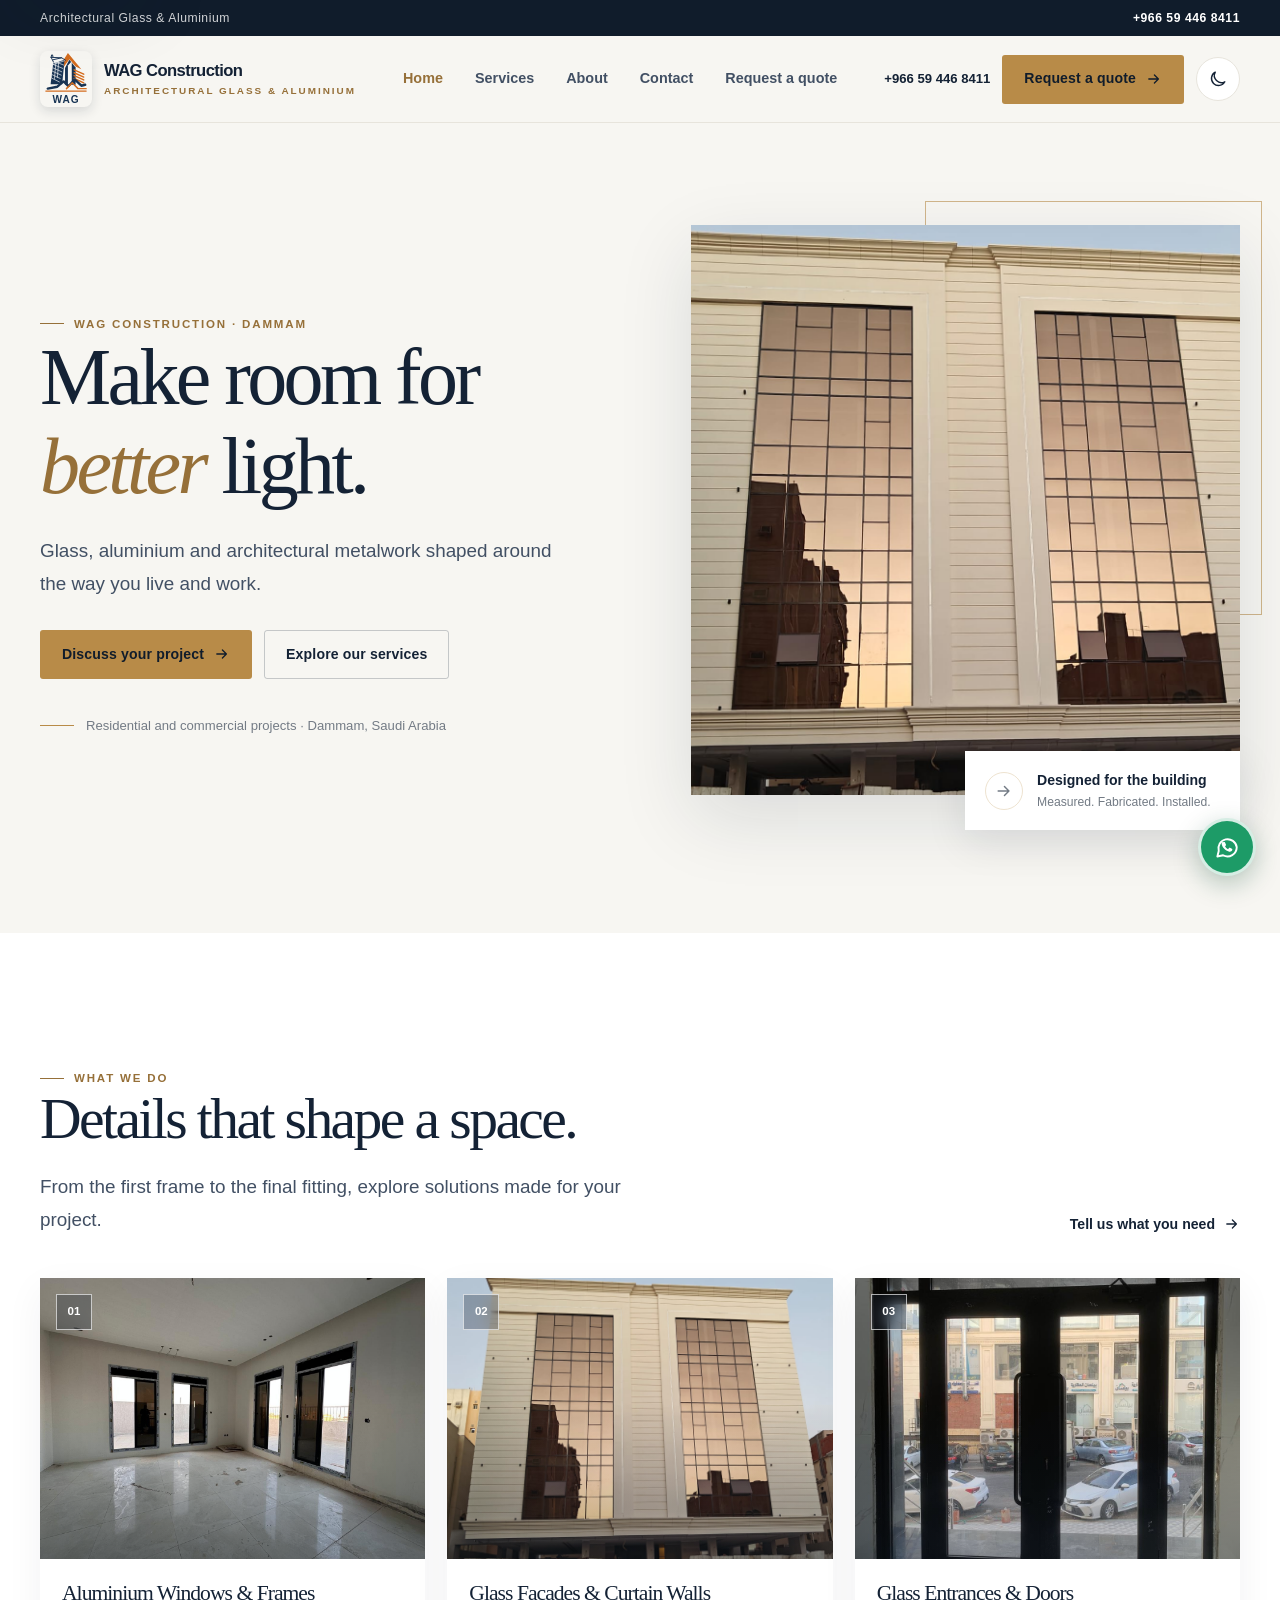
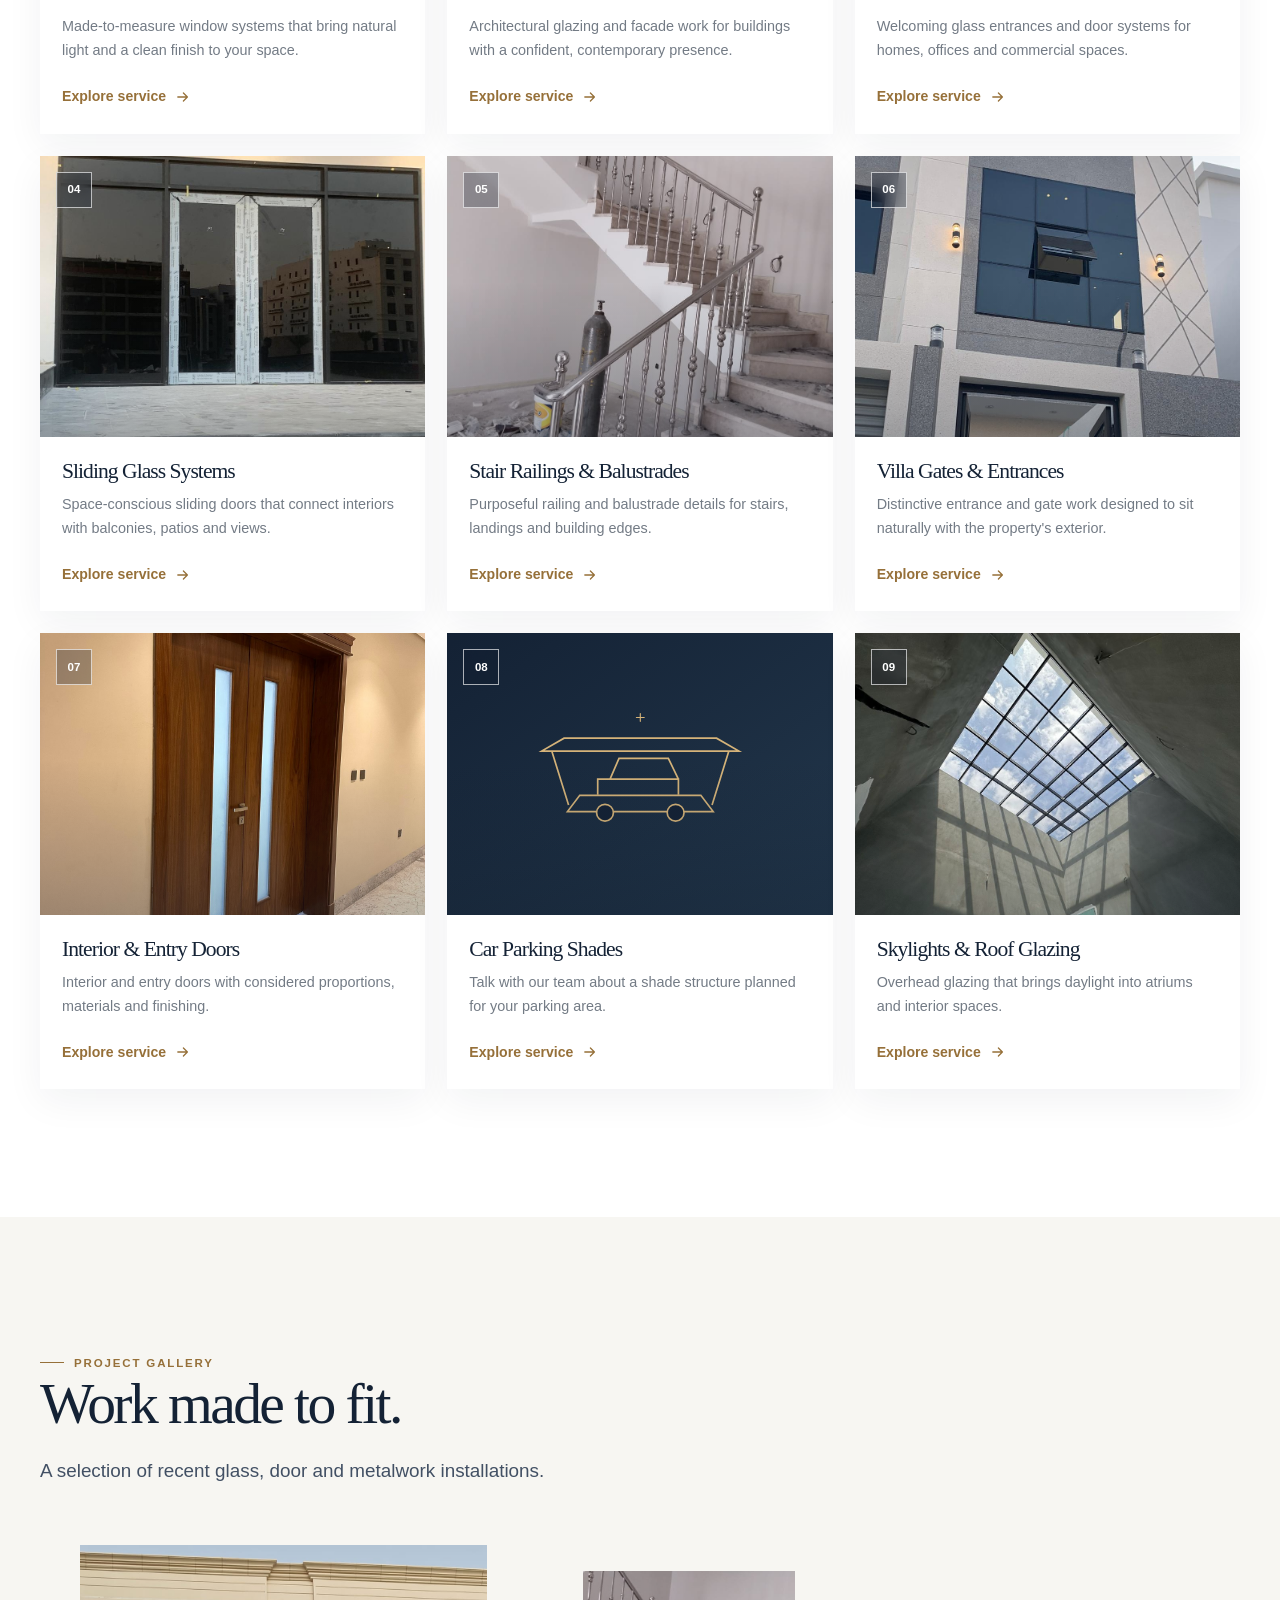
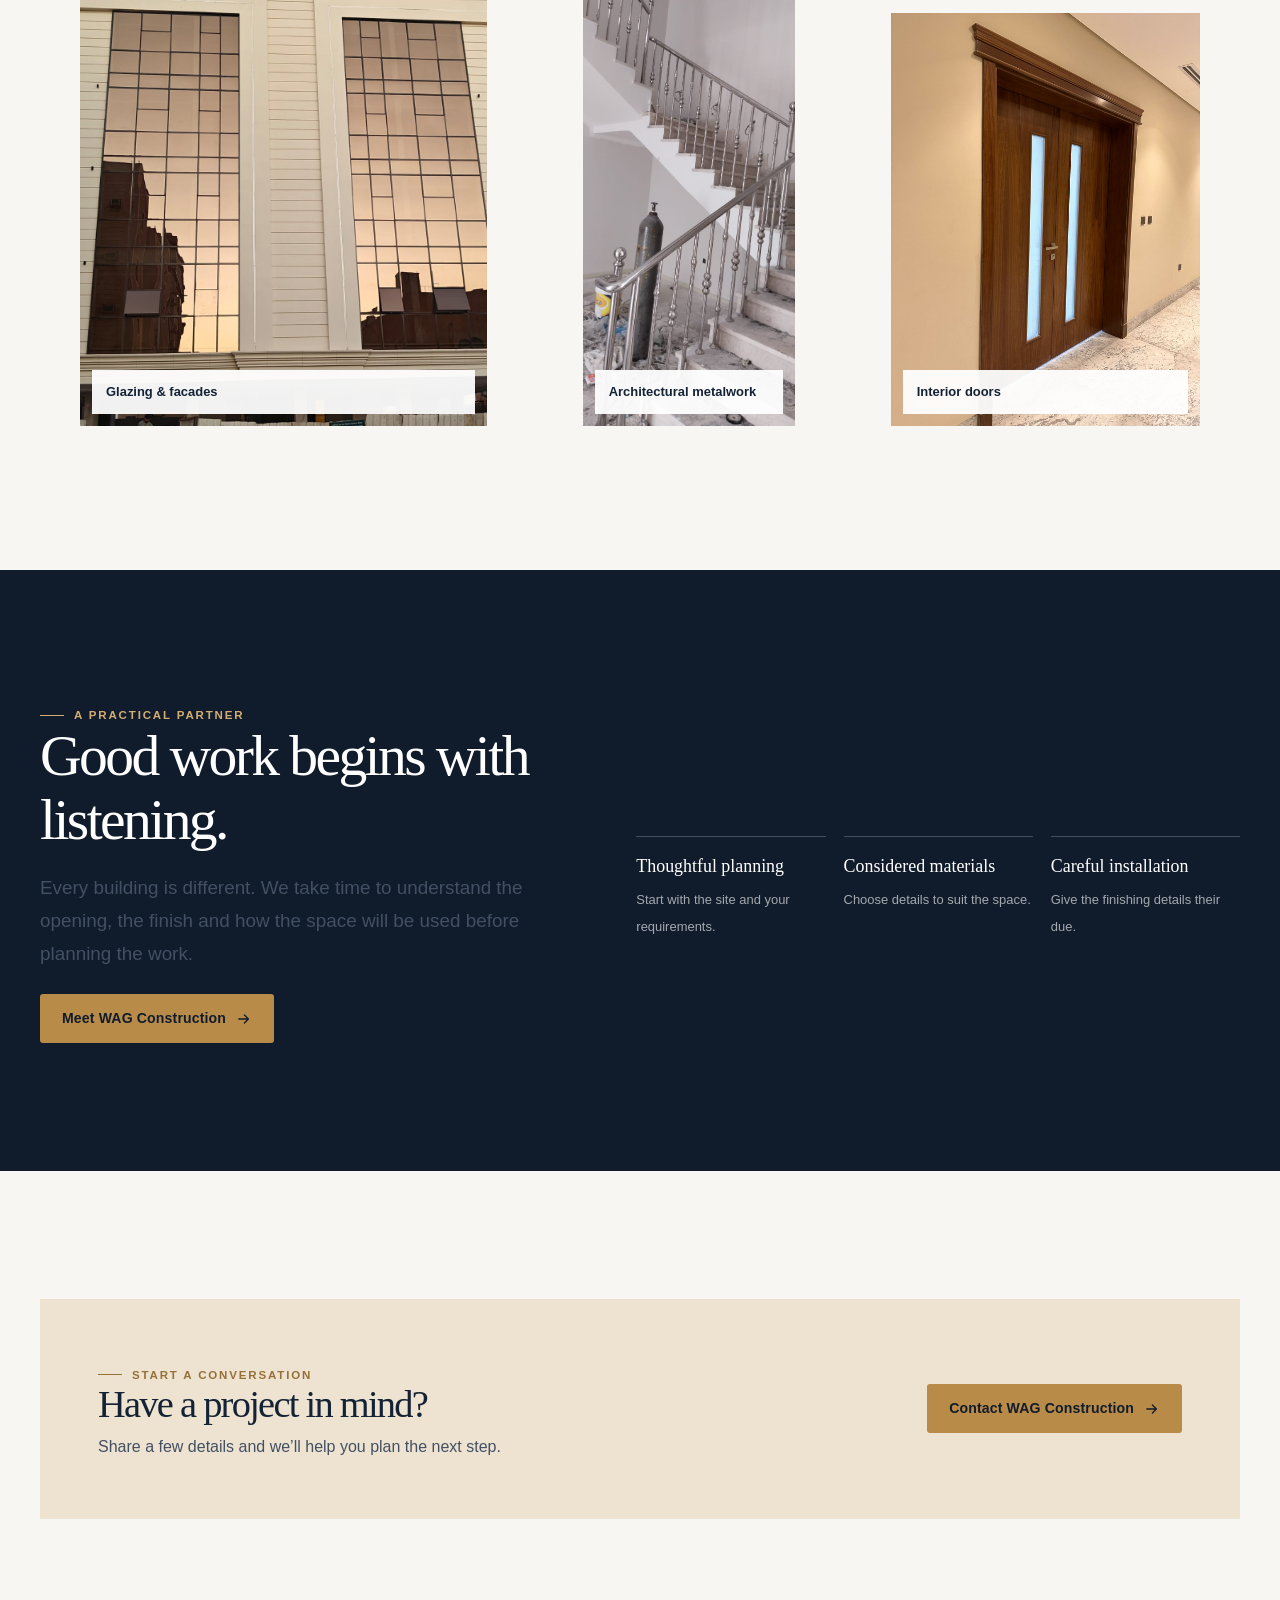
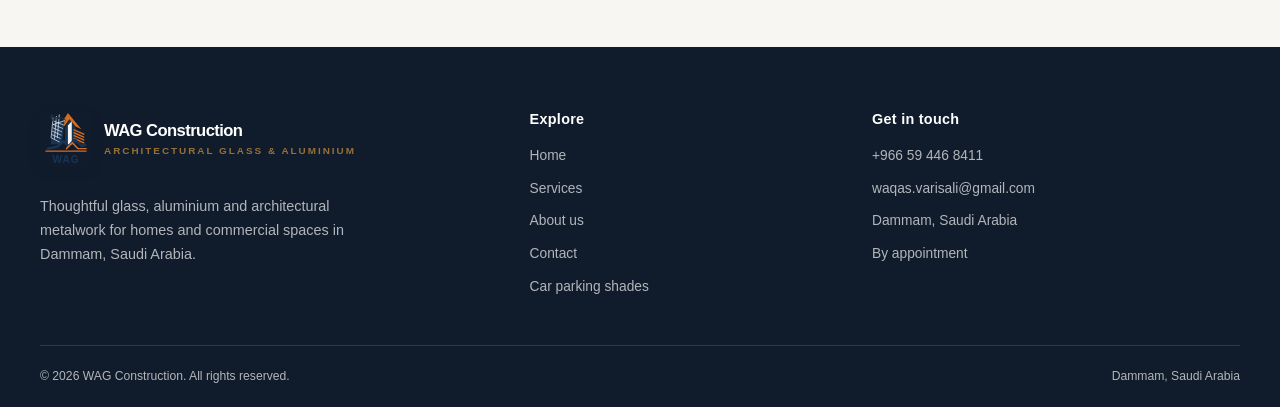
<file: index.html>
<!doctype html>
<html lang="en">
<head>
  <meta charset="utf-8">
  <meta name="viewport" content="width=device-width, initial-scale=1">
  <meta name="theme-color" content="#f7f6f2">
  <meta name="description" content="WAG Construction provides glass, aluminium, door, facade and architectural metalwork solutions in Dammam, Saudi Arabia.">
  <title>Glass, Aluminium &amp; Architectural Metalwork | WAG Construction</title>
  <link rel="icon" href="assets/wag-mark.svg" type="image/svg+xml">
  <link rel="preload" as="image" href="assets/2.jpeg">
  <link rel="stylesheet" href="styles/site.css">
  <script src="scripts/site.js" defer></script>
</head>
<body data-page="home">
<a class="skip-link" href="#main">Skip to content</a>
<div class="topline"><div class="topline-inner"><span>Architectural Glass &amp; Aluminium</span><a href="tel:+966594468411">+966 59 446 8411</a></div></div>
<header class="site-header"><div class="header-inner">
  <a class="brand" href="index.html" aria-label="WAG Construction home"><img src="assets/wag-mark.svg" alt="" width="52" height="56"><span class="brand-copy">WAG Construction<small>ARCHITECTURAL GLASS &amp; ALUMINIUM</small></span></a>
  <nav class="site-nav" id="site-nav" aria-label="Main navigation">
    <a href="index.html" aria-current="page">Home</a>
    <a href="index.html#services">Services</a>
    <a href="about-us/index.html">About</a>
    <a href="contact-us/index.html">Contact</a>
    <a class="mobile-quote" href="contact-us/index.html">Request a quote</a>
  </nav>
  <div class="header-actions"><a class="header-phone" href="tel:+966594468411">+966 59 446 8411</a><a class="button button-gold" href="contact-us/index.html">Request a quote <svg viewBox="0 0 20 20" fill="none" aria-hidden="true"><path d="M3.5 10h12m-5-5 5 5-5 5" stroke="currentColor" stroke-width="1.6" stroke-linecap="round" stroke-linejoin="round"/></svg></a>
    <button class="theme-toggle" type="button" aria-label="Switch to dark mode" title="Switch to dark mode"><svg class="theme-icon-moon" viewBox="0 0 24 24" fill="none" aria-hidden="true"><path d="M20.2 15.3A8.5 8.5 0 0 1 8.7 3.8 8.5 8.5 0 1 0 20.2 15.3Z" stroke="currentColor" stroke-width="1.7" stroke-linecap="round" stroke-linejoin="round"/></svg><svg class="theme-icon-sun" viewBox="0 0 24 24" fill="none" aria-hidden="true"><circle cx="12" cy="12" r="4" stroke="currentColor" stroke-width="1.7"/><path d="M12 2v2m0 16v2M4.93 4.93l1.42 1.42m11.3 11.3 1.42 1.42M2 12h2m16 0h2M4.93 19.07l1.42-1.42m11.3-11.3 1.42-1.42" stroke="currentColor" stroke-width="1.7" stroke-linecap="round"/></svg></button>
    <button class="menu-toggle" type="button" aria-controls="site-nav" aria-expanded="false" aria-label="Open navigation menu"><svg viewBox="0 0 24 24" fill="none" aria-hidden="true"><path d="M4 7h16M4 12h16M4 17h16" stroke="currentColor" stroke-width="1.8" stroke-linecap="round"/></svg></button>
  </div>
</div></header>
<main id="main"><section class="container hero">
  <div class="hero-copy reveal"><span class="eyebrow">WAG Construction · Dammam</span><h1>Make room for <em>better</em> light.</h1><p class="lead">Glass, aluminium and architectural metalwork shaped around the way you live and work.</p><div class="hero-actions"><a class="button button-gold" href="contact-us/index.html">Discuss your project <svg viewBox="0 0 20 20" fill="none" aria-hidden="true"><path d="M3.5 10h12m-5-5 5 5-5 5" stroke="currentColor" stroke-width="1.6" stroke-linecap="round" stroke-linejoin="round"/></svg></a><a class="button button-outline" href="#services">Explore our services</a></div><p class="hero-note">Residential and commercial projects · Dammam, Saudi Arabia</p></div>
  <div class="hero-visual reveal delay-1"><img class="hero-image" src="assets/2.jpeg" alt="Modern commercial building with a glazed facade" width="1200" height="900" fetchpriority="high"><div class="image-caption"><span class="caption-mark"><svg viewBox="0 0 20 20" fill="none" aria-hidden="true"><path d="M3.5 10h12m-5-5 5 5-5 5" stroke="currentColor" stroke-width="1.6" stroke-linecap="round" stroke-linejoin="round"/></svg></span><span><strong>Designed for the building</strong><span>Measured. Fabricated. Installed.</span></span></div></div>
</section>
<section class="section section-white" id="services"><div class="container"><div class="section-heading reveal"><div><span class="eyebrow">What we do</span><h2>Details that shape a space.</h2><p class="lead">From the first frame to the final fitting, explore solutions made for your project.</p></div><a class="text-link" href="contact-us/index.html">Tell us what you need <svg viewBox="0 0 20 20" fill="none" aria-hidden="true"><path d="M3.5 10h12m-5-5 5 5-5 5" stroke="currentColor" stroke-width="1.6" stroke-linecap="round" stroke-linejoin="round"/></svg></a></div><div class="services-grid"><article class="service-card reveal">
  <a href="glass-aluminium-windows/index.html" aria-label="Explore Aluminium Windows &amp; Frames"><div class="service-card-image"><img src="assets/7.jpeg" alt="Aluminium-framed windows installed in a bright interior" loading="lazy" width="900" height="650"><span class="service-card-number">01</span></div></a>
  <div class="service-card-body"><h3><a href="glass-aluminium-windows/index.html">Aluminium Windows &amp; Frames</a></h3><p>Made-to-measure window systems that bring natural light and a clean finish to your space.</p><a class="text-link" href="glass-aluminium-windows/index.html">Explore service <svg viewBox="0 0 20 20" fill="none" aria-hidden="true"><path d="M3.5 10h12m-5-5 5 5-5 5" stroke="currentColor" stroke-width="1.6" stroke-linecap="round" stroke-linejoin="round"/></svg></a></div>
</article>
<article class="service-card reveal delay-1">
  <a href="curtain-wall-solutions/index.html" aria-label="Explore Glass Facades &amp; Curtain Walls"><div class="service-card-image"><img src="assets/2.jpeg" alt="Modern commercial building with a glazed exterior" loading="lazy" width="900" height="650"><span class="service-card-number">02</span></div></a>
  <div class="service-card-body"><h3><a href="curtain-wall-solutions/index.html">Glass Facades &amp; Curtain Walls</a></h3><p>Architectural glazing and facade work for buildings with a confident, contemporary presence.</p><a class="text-link" href="curtain-wall-solutions/index.html">Explore service <svg viewBox="0 0 20 20" fill="none" aria-hidden="true"><path d="M3.5 10h12m-5-5 5 5-5 5" stroke="currentColor" stroke-width="1.6" stroke-linecap="round" stroke-linejoin="round"/></svg></a></div>
</article>
<article class="service-card reveal delay-2">
  <a href="glass-door-solutions/index.html" aria-label="Explore Glass Entrances &amp; Doors"><div class="service-card-image"><img src="assets/11.jpeg" alt="Dark aluminium-framed glass entrance doors" loading="lazy" width="900" height="650"><span class="service-card-number">03</span></div></a>
  <div class="service-card-body"><h3><a href="glass-door-solutions/index.html">Glass Entrances &amp; Doors</a></h3><p>Welcoming glass entrances and door systems for homes, offices and commercial spaces.</p><a class="text-link" href="glass-door-solutions/index.html">Explore service <svg viewBox="0 0 20 20" fill="none" aria-hidden="true"><path d="M3.5 10h12m-5-5 5 5-5 5" stroke="currentColor" stroke-width="1.6" stroke-linecap="round" stroke-linejoin="round"/></svg></a></div>
</article>
<article class="service-card reveal">
  <a href="sliding-glass-systems/index.html" aria-label="Explore Sliding Glass Systems"><div class="service-card-image"><img src="assets/8.jpeg" alt="Large sliding glass doors with aluminium frames" loading="lazy" width="900" height="650"><span class="service-card-number">04</span></div></a>
  <div class="service-card-body"><h3><a href="sliding-glass-systems/index.html">Sliding Glass Systems</a></h3><p>Space-conscious sliding doors that connect interiors with balconies, patios and views.</p><a class="text-link" href="sliding-glass-systems/index.html">Explore service <svg viewBox="0 0 20 20" fill="none" aria-hidden="true"><path d="M3.5 10h12m-5-5 5 5-5 5" stroke="currentColor" stroke-width="1.6" stroke-linecap="round" stroke-linejoin="round"/></svg></a></div>
</article>
<article class="service-card reveal delay-1">
  <a href="glass-handrails-balustrades/index.html" aria-label="Explore Stair Railings &amp; Balustrades"><div class="service-card-image"><img src="assets/16.jpeg" alt="Stainless steel handrail following a staircase" loading="lazy" width="900" height="650"><span class="service-card-number">05</span></div></a>
  <div class="service-card-body"><h3><a href="glass-handrails-balustrades/index.html">Stair Railings &amp; Balustrades</a></h3><p>Purposeful railing and balustrade details for stairs, landings and building edges.</p><a class="text-link" href="glass-handrails-balustrades/index.html">Explore service <svg viewBox="0 0 20 20" fill="none" aria-hidden="true"><path d="M3.5 10h12m-5-5 5 5-5 5" stroke="currentColor" stroke-width="1.6" stroke-linecap="round" stroke-linejoin="round"/></svg></a></div>
</article>
<article class="service-card reveal delay-2">
  <a href="cast-aluminum-sliding-gates/index.html" aria-label="Explore Villa Gates &amp; Entrances"><div class="service-card-image"><img src="assets/12.jpeg" alt="Modern villa entrance with dark architectural details" loading="lazy" width="900" height="650"><span class="service-card-number">06</span></div></a>
  <div class="service-card-body"><h3><a href="cast-aluminum-sliding-gates/index.html">Villa Gates &amp; Entrances</a></h3><p>Distinctive entrance and gate work designed to sit naturally with the property&#39;s exterior.</p><a class="text-link" href="cast-aluminum-sliding-gates/index.html">Explore service <svg viewBox="0 0 20 20" fill="none" aria-hidden="true"><path d="M3.5 10h12m-5-5 5 5-5 5" stroke="currentColor" stroke-width="1.6" stroke-linecap="round" stroke-linejoin="round"/></svg></a></div>
</article>
<article class="service-card reveal">
  <a href="room-doors/index.html" aria-label="Explore Interior &amp; Entry Doors"><div class="service-card-image"><img src="assets/14.jpeg" alt="Finished timber interior double door" loading="lazy" width="900" height="650"><span class="service-card-number">07</span></div></a>
  <div class="service-card-body"><h3><a href="room-doors/index.html">Interior &amp; Entry Doors</a></h3><p>Interior and entry doors with considered proportions, materials and finishing.</p><a class="text-link" href="room-doors/index.html">Explore service <svg viewBox="0 0 20 20" fill="none" aria-hidden="true"><path d="M3.5 10h12m-5-5 5 5-5 5" stroke="currentColor" stroke-width="1.6" stroke-linecap="round" stroke-linejoin="round"/></svg></a></div>
</article>
<article class="service-card reveal delay-1">
  <a href="car-parking-shades/index.html" aria-label="Explore Car Parking Shades"><div class="service-card-image"><div class="service-card-illustration"><svg viewBox="0 0 440 250" fill="none" aria-hidden="true"><path d="M44 84h352M62 84l30 96m286-96-30 96M84 61h272l40 23H44l40-23Z" stroke="currentColor" stroke-width="3"/><path d="M112 163h216l22 29H90l22-29Z" stroke="currentColor" stroke-width="3"/><path d="M144 162v-28h144v28m-122-28 16-37h88l18 37" stroke="currentColor" stroke-width="3"/><circle cx="157" cy="194" r="15" fill="#142235" stroke="currentColor" stroke-width="3"/><circle cx="283" cy="194" r="15" fill="#142235" stroke="currentColor" stroke-width="3"/><path d="M220 31v-14m-7 7h14" stroke="currentColor" stroke-width="2" stroke-linecap="round"/></svg></div><span class="service-card-number">08</span></div></a>
  <div class="service-card-body"><h3><a href="car-parking-shades/index.html">Car Parking Shades</a></h3><p>Talk with our team about a shade structure planned for your parking area.</p><a class="text-link" href="car-parking-shades/index.html">Explore service <svg viewBox="0 0 20 20" fill="none" aria-hidden="true"><path d="M3.5 10h12m-5-5 5 5-5 5" stroke="currentColor" stroke-width="1.6" stroke-linecap="round" stroke-linejoin="round"/></svg></a></div>
</article>
<article class="service-card reveal delay-2">
  <a href="roof-glazing-solutions/index.html" aria-label="Explore Skylights &amp; Roof Glazing"><div class="service-card-image"><img src="assets/5.jpeg" alt="Glass skylight set into a high ceiling" loading="lazy" width="900" height="650"><span class="service-card-number">09</span></div></a>
  <div class="service-card-body"><h3><a href="roof-glazing-solutions/index.html">Skylights &amp; Roof Glazing</a></h3><p>Overhead glazing that brings daylight into atriums and interior spaces.</p><a class="text-link" href="roof-glazing-solutions/index.html">Explore service <svg viewBox="0 0 20 20" fill="none" aria-hidden="true"><path d="M3.5 10h12m-5-5 5 5-5 5" stroke="currentColor" stroke-width="1.6" stroke-linecap="round" stroke-linejoin="round"/></svg></a></div>
</article></div></div></section>
<section class="section"><div class="container"><div class="section-heading reveal"><div><span class="eyebrow">Project gallery</span><h2>Work made to fit.</h2><p class="lead">A selection of recent glass, door and metalwork installations.</p></div></div><div class="project-grid"><figure class="project-image reveal"><img src="assets/2.jpeg" alt="Glass facade installation" loading="lazy" width="900" height="700"><figcaption class="project-label">Glazing & facades</figcaption></figure>
<figure class="project-image reveal delay-1"><img src="assets/16.jpeg" alt="Metal stair railing installation" loading="lazy" width="900" height="700"><figcaption class="project-label">Architectural metalwork</figcaption></figure>
<figure class="project-image reveal delay-2"><img src="assets/14.jpeg" alt="Finished timber entry doors" loading="lazy" width="900" height="700"><figcaption class="project-label">Interior doors</figcaption></figure></div></div></section>
<section class="section section-dark"><div class="container about-grid"><div class="about-copy reveal"><span class="eyebrow">A practical partner</span><h2>Good work begins with listening.</h2><p class="lead">Every building is different. We take time to understand the opening, the finish and how the space will be used before planning the work.</p><a class="button button-gold" href="about-us/index.html">Meet WAG Construction <svg viewBox="0 0 20 20" fill="none" aria-hidden="true"><path d="M3.5 10h12m-5-5 5 5-5 5" stroke="currentColor" stroke-width="1.6" stroke-linecap="round" stroke-linejoin="round"/></svg></a></div><div class="value-list reveal delay-1"><div class="value-item"><strong>Thoughtful planning</strong><span>Start with the site and your requirements.</span></div><div class="value-item"><strong>Considered materials</strong><span>Choose details to suit the space.</span></div><div class="value-item"><strong>Careful installation</strong><span>Give the finishing details their due.</span></div></div></div></section>
<section class="section"><div class="container"><div class="cta-band reveal"><div><span class="eyebrow">Start a conversation</span><h2>Have a project in mind?</h2><p>Share a few details and we’ll help you plan the next step.</p></div><a class="button button-gold" href="contact-us/index.html">Contact WAG Construction <svg viewBox="0 0 20 20" fill="none" aria-hidden="true"><path d="M3.5 10h12m-5-5 5 5-5 5" stroke="currentColor" stroke-width="1.6" stroke-linecap="round" stroke-linejoin="round"/></svg></a></div></div></section></main>
<footer class="footer"><div class="footer-inner">
  <div class="footer-main">
    <div class="footer-about"><a class="brand" href="index.html"><img src="assets/wag-mark.svg" alt="" width="52" height="56"><span class="brand-copy">WAG Construction<small>ARCHITECTURAL GLASS &amp; ALUMINIUM</small></span></a><p>Thoughtful glass, aluminium and architectural metalwork for homes and commercial spaces in Dammam, Saudi Arabia.</p></div>
    <div><h2>Explore</h2><ul class="footer-links"><li><a href="index.html">Home</a></li><li><a href="index.html#services">Services</a></li><li><a href="about-us/index.html">About us</a></li><li><a href="contact-us/index.html">Contact</a></li><li><a href="car-parking-shades/index.html">Car parking shades</a></li></ul></div>
    <div><h2>Get in touch</h2><ul class="footer-contact"><li><a href="tel:+966594468411">+966 59 446 8411</a></li><li><a href="mailto:waqas.varisali@gmail.com">waqas.varisali@gmail.com</a></li><li>Dammam, Saudi Arabia</li><li>By appointment</li></ul></div>
  </div>
  <div class="footer-bottom"><span>© <span data-year></span> WAG Construction. All rights reserved.</span><span>Dammam, Saudi Arabia</span></div>
</div></footer>
<a class="whatsapp-float" href="https://wa.me/+966594468411?text=Hello%20WAG%20Construction%2C%20I%20would%20like%20to%20discuss%20a%20project." aria-label="Chat with WAG Construction on WhatsApp" target="_blank" rel="noopener noreferrer"><svg viewBox="0 0 24 24" fill="none" aria-hidden="true"><path d="M20.2 11.7a8.2 8.2 0 0 1-12.1 7.2L3 20l1.2-4.9a8.2 8.2 0 1 1 16-3.4Z" stroke="currentColor" stroke-width="1.7" stroke-linejoin="round"/><path d="M8.1 7.6c.2-.4.4-.4.7-.4h.5c.2 0 .4.1.5.4l.8 1.8c.1.2.1.4 0 .6l-.6.8c-.2.2-.2.4 0 .6.5.8 1.2 1.5 2.1 2 .2.1.4.1.6-.1l.8-1c.2-.2.4-.2.7-.1l1.7.8c.3.1.4.3.4.5 0 .8-.4 1.5-1 1.9-.6.4-1.4.5-2.2.2-1.4-.4-2.8-1.3-4-2.5-1.1-1.2-1.9-2.5-2.2-3.8-.2-.7 0-1.4.4-1.9.2-.3.5-.6.8-.8Z" fill="currentColor"/></svg></a>
</body>
</html>
</file>
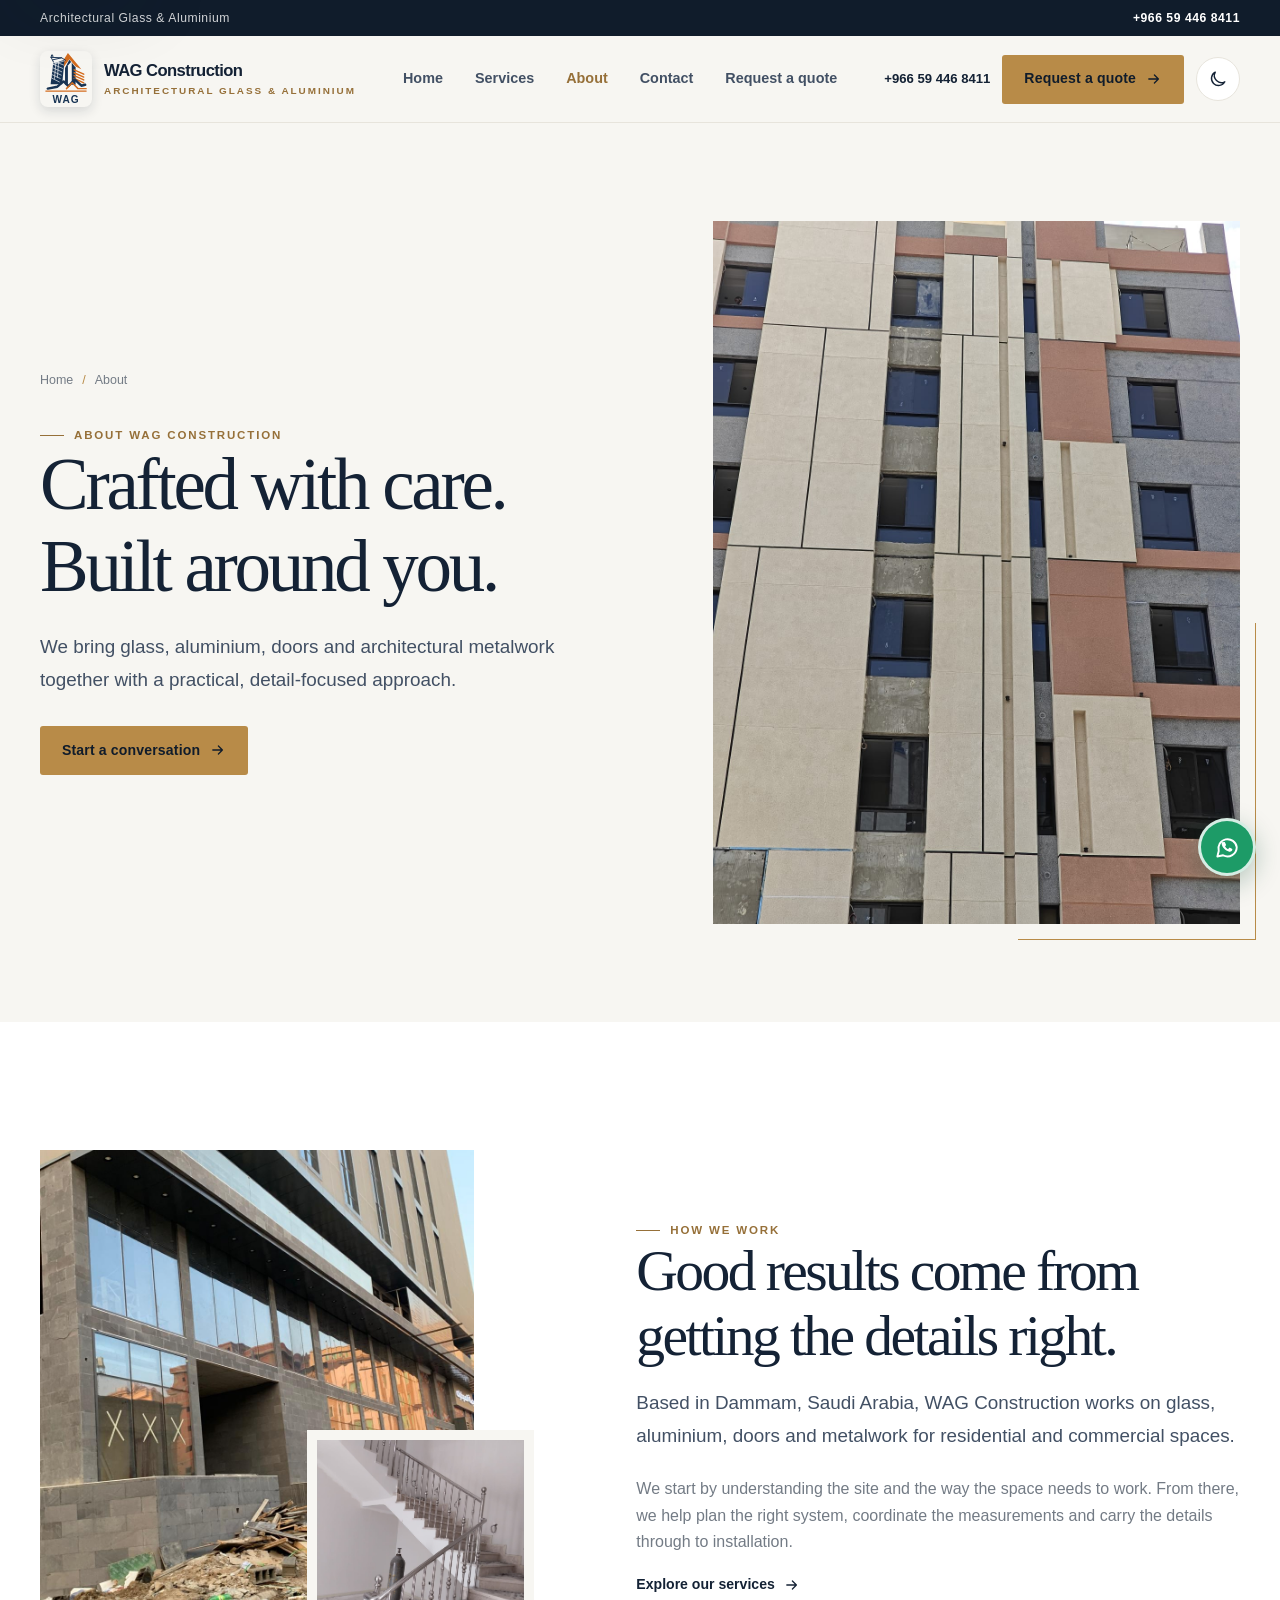
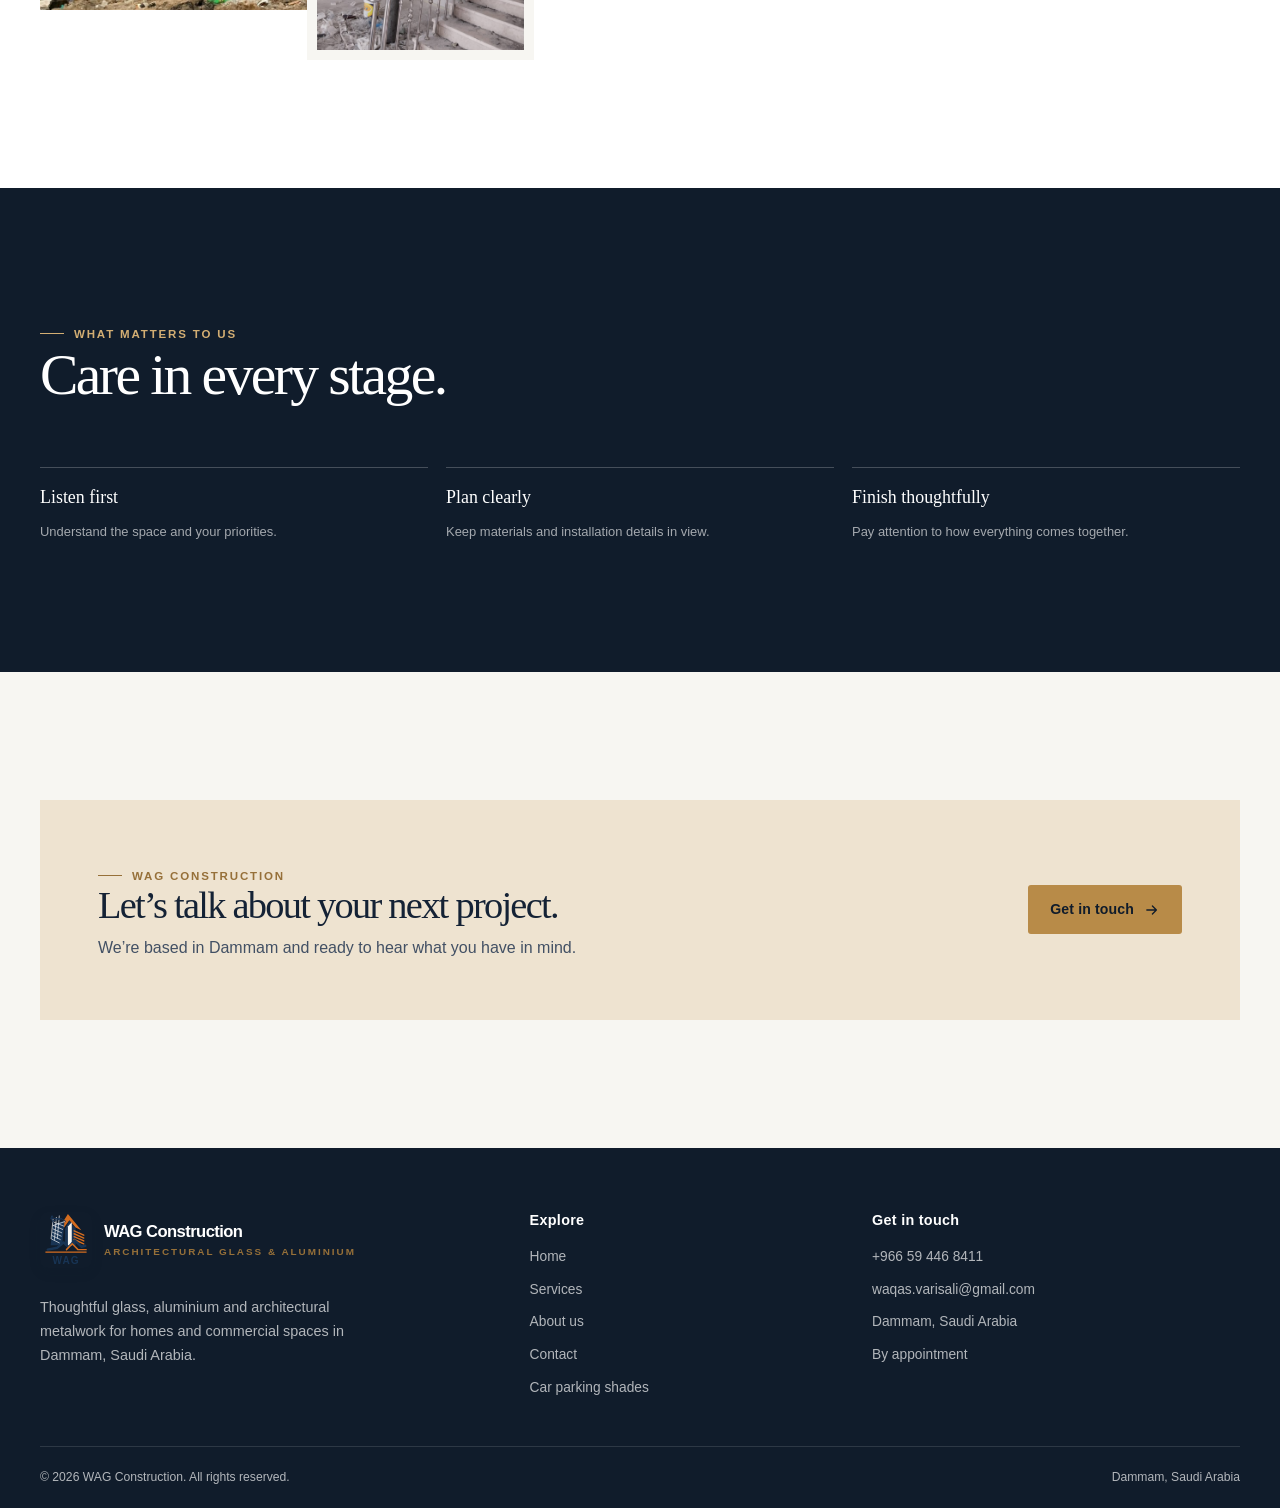
<file: about-us/index.html>
<!doctype html>
<html lang="en">
<head>
  <meta charset="utf-8">
  <meta name="viewport" content="width=device-width, initial-scale=1">
  <meta name="theme-color" content="#f7f6f2">
  <meta name="description" content="Meet WAG Construction, a Dammam-based team for glass, aluminium, doors and architectural metalwork.">
  <title>About WAG Construction | WAG Construction</title>
  <link rel="icon" href="../assets/wag-mark.svg" type="image/svg+xml">
  <link rel="preload" as="image" href="../assets/1.jpeg">
  <link rel="stylesheet" href="../styles/site.css">
  <script src="../scripts/site.js" defer></script>
</head>
<body data-page="about">
<a class="skip-link" href="#main">Skip to content</a>
<div class="topline"><div class="topline-inner"><span>Architectural Glass &amp; Aluminium</span><a href="tel:+966594468411">+966 59 446 8411</a></div></div>
<header class="site-header"><div class="header-inner">
  <a class="brand" href="../index.html" aria-label="WAG Construction home"><img src="../assets/wag-mark.svg" alt="" width="52" height="56"><span class="brand-copy">WAG Construction<small>ARCHITECTURAL GLASS &amp; ALUMINIUM</small></span></a>
  <nav class="site-nav" id="site-nav" aria-label="Main navigation">
    <a href="../index.html">Home</a>
    <a href="../index.html#services">Services</a>
    <a href="../about-us/index.html" aria-current="page">About</a>
    <a href="../contact-us/index.html">Contact</a>
    <a class="mobile-quote" href="../contact-us/index.html">Request a quote</a>
  </nav>
  <div class="header-actions"><a class="header-phone" href="tel:+966594468411">+966 59 446 8411</a><a class="button button-gold" href="../contact-us/index.html">Request a quote <svg viewBox="0 0 20 20" fill="none" aria-hidden="true"><path d="M3.5 10h12m-5-5 5 5-5 5" stroke="currentColor" stroke-width="1.6" stroke-linecap="round" stroke-linejoin="round"/></svg></a>
    <button class="theme-toggle" type="button" aria-label="Switch to dark mode" title="Switch to dark mode"><svg class="theme-icon-moon" viewBox="0 0 24 24" fill="none" aria-hidden="true"><path d="M20.2 15.3A8.5 8.5 0 0 1 8.7 3.8 8.5 8.5 0 1 0 20.2 15.3Z" stroke="currentColor" stroke-width="1.7" stroke-linecap="round" stroke-linejoin="round"/></svg><svg class="theme-icon-sun" viewBox="0 0 24 24" fill="none" aria-hidden="true"><circle cx="12" cy="12" r="4" stroke="currentColor" stroke-width="1.7"/><path d="M12 2v2m0 16v2M4.93 4.93l1.42 1.42m11.3 11.3 1.42 1.42M2 12h2m16 0h2M4.93 19.07l1.42-1.42m11.3-11.3 1.42-1.42" stroke="currentColor" stroke-width="1.7" stroke-linecap="round"/></svg></button>
    <button class="menu-toggle" type="button" aria-controls="site-nav" aria-expanded="false" aria-label="Open navigation menu"><svg viewBox="0 0 24 24" fill="none" aria-hidden="true"><path d="M4 7h16M4 12h16M4 17h16" stroke="currentColor" stroke-width="1.8" stroke-linecap="round"/></svg></button>
  </div>
</div></header>
<main id="main"><section class="container page-hero"><div class="reveal"><nav class="breadcrumbs" aria-label="Breadcrumb"><a href="../index.html">Home</a><span aria-hidden="true">/</span><span aria-current="page">About</span></nav><span class="eyebrow">About WAG Construction</span><h1>Crafted with care. Built around you.</h1><p class="lead">We bring glass, aluminium, doors and architectural metalwork together with a practical, detail-focused approach.</p><div class="hero-actions"><a class="button button-gold" href="../contact-us/index.html">Start a conversation <svg viewBox="0 0 20 20" fill="none" aria-hidden="true"><path d="M3.5 10h12m-5-5 5 5-5 5" stroke="currentColor" stroke-width="1.6" stroke-linecap="round" stroke-linejoin="round"/></svg></a></div></div><div class="page-hero-visual reveal delay-1"><img src="../assets/1.jpeg" alt="Exterior facade with aluminium and glass details" width="1000" height="800" fetchpriority="high"></div></section>
<section class="section section-white"><div class="container about-grid"><div class="about-visual reveal"><img src="../assets/6.jpeg" alt="Commercial glass facade project" loading="lazy" width="1000" height="800"><img src="../assets/16.jpeg" alt="Stair railing project detail" loading="lazy" width="700" height="500"></div><div class="about-copy reveal delay-1"><span class="eyebrow">How we work</span><h2>Good results come from getting the details right.</h2><p class="lead">Based in Dammam, Saudi Arabia, WAG Construction works on glass, aluminium, doors and metalwork for residential and commercial spaces.</p><p class="muted">We start by understanding the site and the way the space needs to work. From there, we help plan the right system, coordinate the measurements and carry the details through to installation.</p><a class="text-link" href="../index.html#services">Explore our services <svg viewBox="0 0 20 20" fill="none" aria-hidden="true"><path d="M3.5 10h12m-5-5 5 5-5 5" stroke="currentColor" stroke-width="1.6" stroke-linecap="round" stroke-linejoin="round"/></svg></a></div></div></section>
<section class="section section-dark"><div class="container"><div class="section-heading reveal"><div><span class="eyebrow">What matters to us</span><h2>Care in every stage.</h2></div></div><div class="value-list reveal"><div class="value-item"><strong>Listen first</strong><span>Understand the space and your priorities.</span></div><div class="value-item"><strong>Plan clearly</strong><span>Keep materials and installation details in view.</span></div><div class="value-item"><strong>Finish thoughtfully</strong><span>Pay attention to how everything comes together.</span></div></div></div></section>
<section class="section"><div class="container"><div class="cta-band reveal"><div><span class="eyebrow">WAG Construction</span><h2>Let’s talk about your next project.</h2><p>We’re based in Dammam and ready to hear what you have in mind.</p></div><a class="button button-gold" href="../contact-us/index.html">Get in touch <svg viewBox="0 0 20 20" fill="none" aria-hidden="true"><path d="M3.5 10h12m-5-5 5 5-5 5" stroke="currentColor" stroke-width="1.6" stroke-linecap="round" stroke-linejoin="round"/></svg></a></div></div></section></main>
<footer class="footer"><div class="footer-inner">
  <div class="footer-main">
    <div class="footer-about"><a class="brand" href="../index.html"><img src="../assets/wag-mark.svg" alt="" width="52" height="56"><span class="brand-copy">WAG Construction<small>ARCHITECTURAL GLASS &amp; ALUMINIUM</small></span></a><p>Thoughtful glass, aluminium and architectural metalwork for homes and commercial spaces in Dammam, Saudi Arabia.</p></div>
    <div><h2>Explore</h2><ul class="footer-links"><li><a href="../index.html">Home</a></li><li><a href="../index.html#services">Services</a></li><li><a href="../about-us/index.html">About us</a></li><li><a href="../contact-us/index.html">Contact</a></li><li><a href="../car-parking-shades/index.html">Car parking shades</a></li></ul></div>
    <div><h2>Get in touch</h2><ul class="footer-contact"><li><a href="tel:+966594468411">+966 59 446 8411</a></li><li><a href="mailto:waqas.varisali@gmail.com">waqas.varisali@gmail.com</a></li><li>Dammam, Saudi Arabia</li><li>By appointment</li></ul></div>
  </div>
  <div class="footer-bottom"><span>© <span data-year></span> WAG Construction. All rights reserved.</span><span>Dammam, Saudi Arabia</span></div>
</div></footer>
<a class="whatsapp-float" href="https://wa.me/+966594468411?text=Hello%20WAG%20Construction%2C%20I%20would%20like%20to%20discuss%20a%20project." aria-label="Chat with WAG Construction on WhatsApp" target="_blank" rel="noopener noreferrer"><svg viewBox="0 0 24 24" fill="none" aria-hidden="true"><path d="M20.2 11.7a8.2 8.2 0 0 1-12.1 7.2L3 20l1.2-4.9a8.2 8.2 0 1 1 16-3.4Z" stroke="currentColor" stroke-width="1.7" stroke-linejoin="round"/><path d="M8.1 7.6c.2-.4.4-.4.7-.4h.5c.2 0 .4.1.5.4l.8 1.8c.1.2.1.4 0 .6l-.6.8c-.2.2-.2.4 0 .6.5.8 1.2 1.5 2.1 2 .2.1.4.1.6-.1l.8-1c.2-.2.4-.2.7-.1l1.7.8c.3.1.4.3.4.5 0 .8-.4 1.5-1 1.9-.6.4-1.4.5-2.2.2-1.4-.4-2.8-1.3-4-2.5-1.1-1.2-1.9-2.5-2.2-3.8-.2-.7 0-1.4.4-1.9.2-.3.5-.6.8-.8Z" fill="currentColor"/></svg></a>
</body>
</html>
</file>
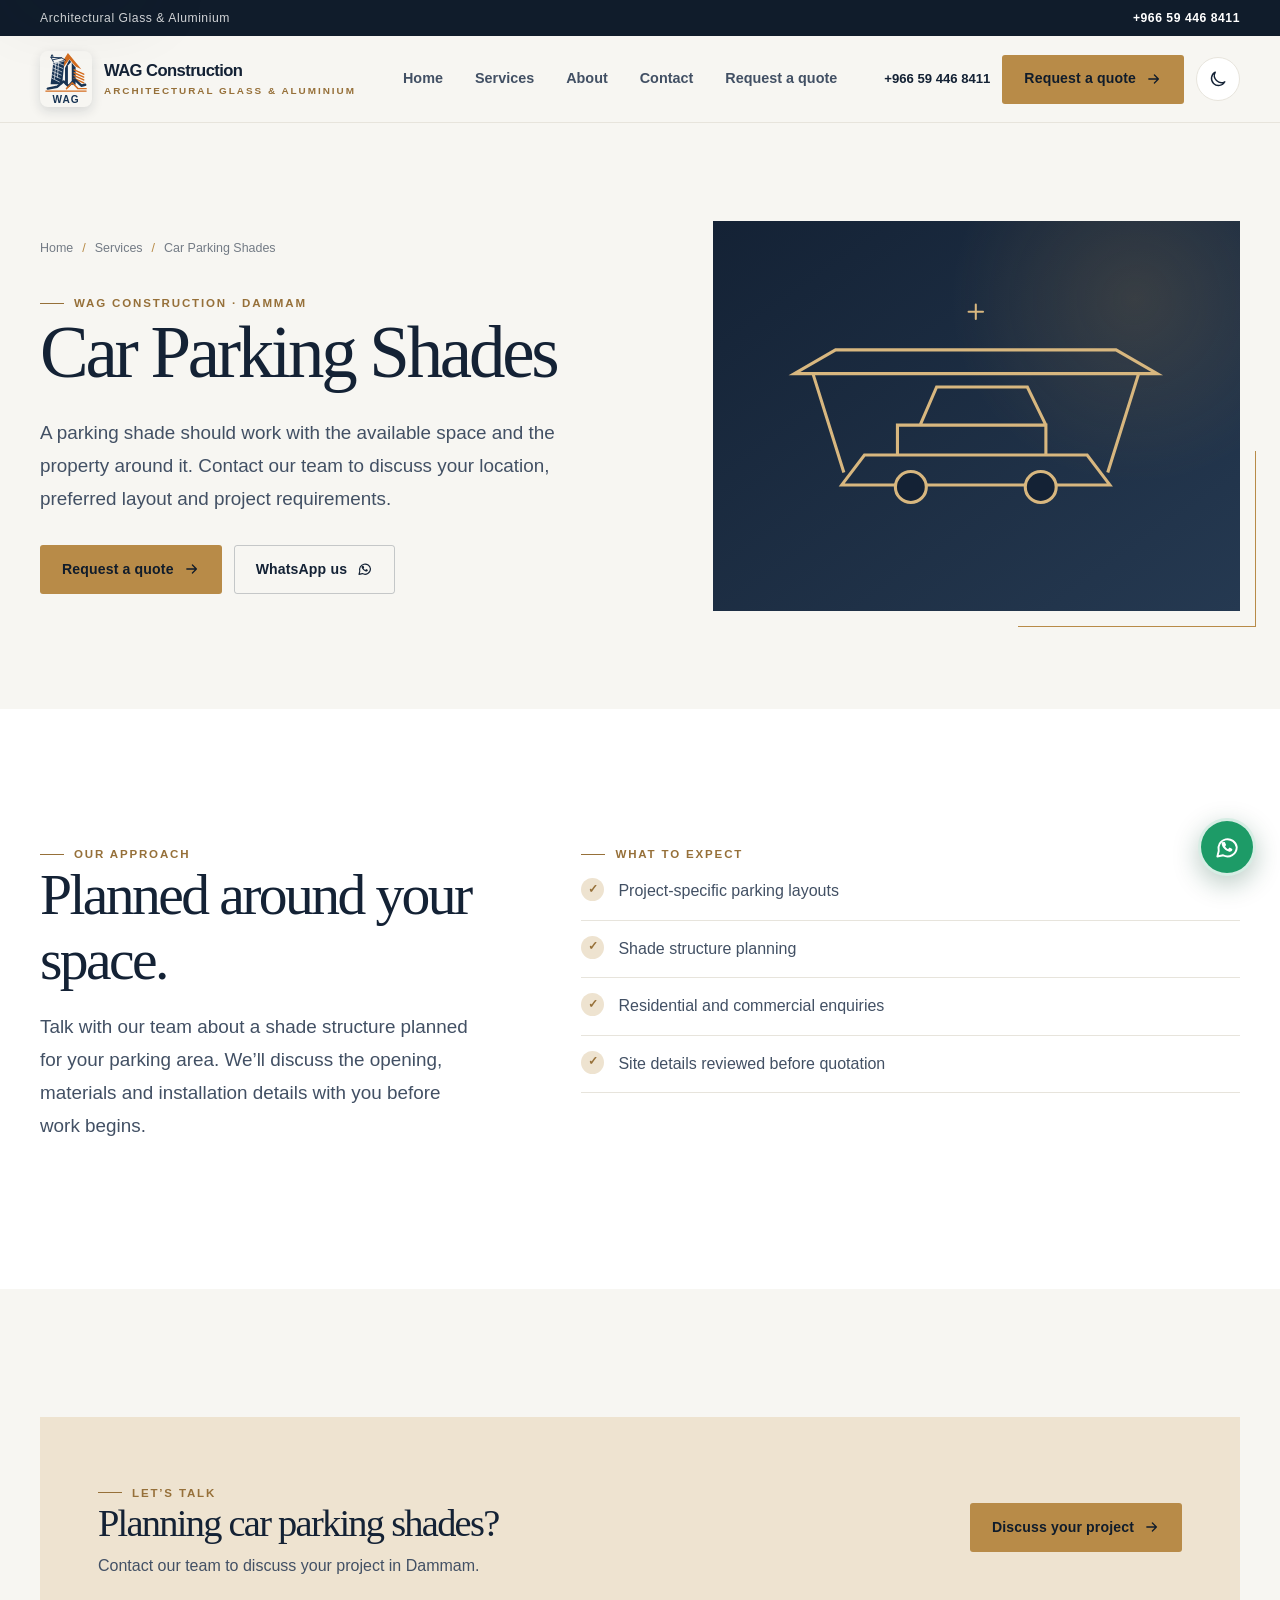
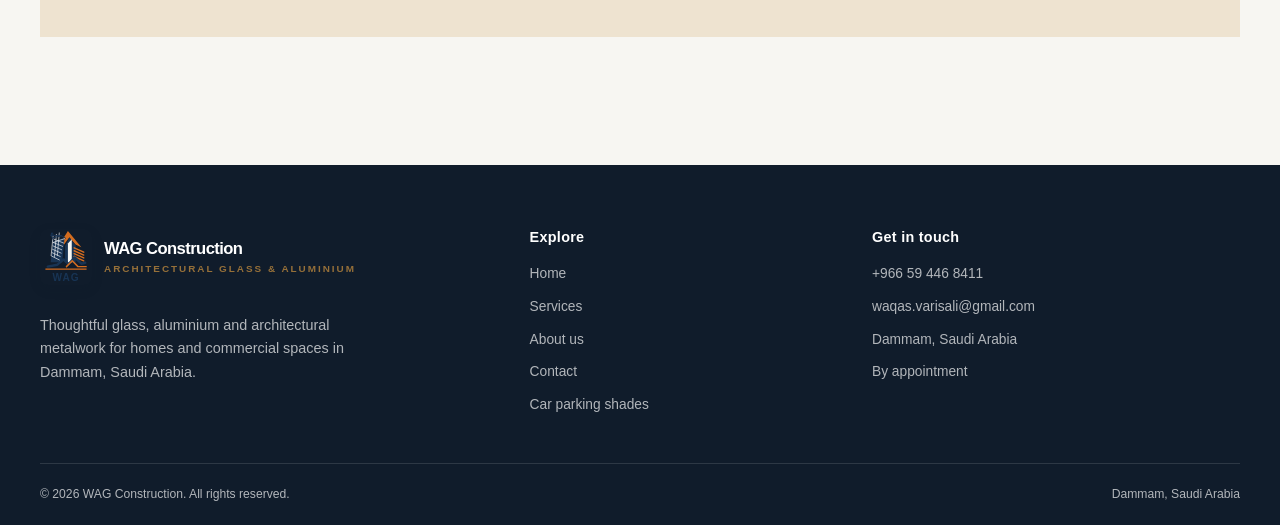
<file: car-parking-shades/index.html>
<!doctype html>
<html lang="en">
<head>
  <meta charset="utf-8">
  <meta name="viewport" content="width=device-width, initial-scale=1">
  <meta name="theme-color" content="#f7f6f2">
  <meta name="description" content="A parking shade should work with the available space and the property around it. Contact our team to discuss your location, preferred layout and project requirements.">
  <title>Car Parking Shades | WAG Construction</title>
  <link rel="icon" href="../assets/wag-mark.svg" type="image/svg+xml">
  
  <link rel="stylesheet" href="../styles/site.css">
  <script src="../scripts/site.js" defer></script>
</head>
<body data-page="parking">
<a class="skip-link" href="#main">Skip to content</a>
<div class="topline"><div class="topline-inner"><span>Architectural Glass &amp; Aluminium</span><a href="tel:+966594468411">+966 59 446 8411</a></div></div>
<header class="site-header"><div class="header-inner">
  <a class="brand" href="../index.html" aria-label="WAG Construction home"><img src="../assets/wag-mark.svg" alt="" width="52" height="56"><span class="brand-copy">WAG Construction<small>ARCHITECTURAL GLASS &amp; ALUMINIUM</small></span></a>
  <nav class="site-nav" id="site-nav" aria-label="Main navigation">
    <a href="../index.html">Home</a>
    <a href="../index.html#services">Services</a>
    <a href="../about-us/index.html">About</a>
    <a href="../contact-us/index.html">Contact</a>
    <a class="mobile-quote" href="../contact-us/index.html">Request a quote</a>
  </nav>
  <div class="header-actions"><a class="header-phone" href="tel:+966594468411">+966 59 446 8411</a><a class="button button-gold" href="../contact-us/index.html">Request a quote <svg viewBox="0 0 20 20" fill="none" aria-hidden="true"><path d="M3.5 10h12m-5-5 5 5-5 5" stroke="currentColor" stroke-width="1.6" stroke-linecap="round" stroke-linejoin="round"/></svg></a>
    <button class="theme-toggle" type="button" aria-label="Switch to dark mode" title="Switch to dark mode"><svg class="theme-icon-moon" viewBox="0 0 24 24" fill="none" aria-hidden="true"><path d="M20.2 15.3A8.5 8.5 0 0 1 8.7 3.8 8.5 8.5 0 1 0 20.2 15.3Z" stroke="currentColor" stroke-width="1.7" stroke-linecap="round" stroke-linejoin="round"/></svg><svg class="theme-icon-sun" viewBox="0 0 24 24" fill="none" aria-hidden="true"><circle cx="12" cy="12" r="4" stroke="currentColor" stroke-width="1.7"/><path d="M12 2v2m0 16v2M4.93 4.93l1.42 1.42m11.3 11.3 1.42 1.42M2 12h2m16 0h2M4.93 19.07l1.42-1.42m11.3-11.3 1.42-1.42" stroke="currentColor" stroke-width="1.7" stroke-linecap="round"/></svg></button>
    <button class="menu-toggle" type="button" aria-controls="site-nav" aria-expanded="false" aria-label="Open navigation menu"><svg viewBox="0 0 24 24" fill="none" aria-hidden="true"><path d="M4 7h16M4 12h16M4 17h16" stroke="currentColor" stroke-width="1.8" stroke-linecap="round"/></svg></button>
  </div>
</div></header>
<main id="main"><section class="container page-hero"><div class="reveal"><nav class="breadcrumbs" aria-label="Breadcrumb"><a href="../index.html">Home</a><span aria-hidden="true">/</span><a href="../index.html#services">Services</a><span aria-hidden="true">/</span><span aria-current="page">Car Parking Shades</span></nav><span class="eyebrow">WAG Construction · Dammam</span><h1>Car Parking Shades</h1><p class="lead">A parking shade should work with the available space and the property around it. Contact our team to discuss your location, preferred layout and project requirements.</p><div class="hero-actions"><a class="button button-gold" href="../contact-us/index.html">Request a quote <svg viewBox="0 0 20 20" fill="none" aria-hidden="true"><path d="M3.5 10h12m-5-5 5 5-5 5" stroke="currentColor" stroke-width="1.6" stroke-linecap="round" stroke-linejoin="round"/></svg></a><a class="button button-outline" href="https://wa.me/+966594468411?text=Hello%20WAG%20Construction%2C%20I%20would%20like%20to%20discuss%20a%20project." target="_blank" rel="noopener noreferrer">WhatsApp us <svg viewBox="0 0 24 24" fill="none" aria-hidden="true"><path d="M20.2 11.7a8.2 8.2 0 0 1-12.1 7.2L3 20l1.2-4.9a8.2 8.2 0 1 1 16-3.4Z" stroke="currentColor" stroke-width="1.7" stroke-linejoin="round"/><path d="M8.1 7.6c.2-.4.4-.4.7-.4h.5c.2 0 .4.1.5.4l.8 1.8c.1.2.1.4 0 .6l-.6.8c-.2.2-.2.4 0 .6.5.8 1.2 1.5 2.1 2 .2.1.4.1.6-.1l.8-1c.2-.2.4-.2.7-.1l1.7.8c.3.1.4.3.4.5 0 .8-.4 1.5-1 1.9-.6.4-1.4.5-2.2.2-1.4-.4-2.8-1.3-4-2.5-1.1-1.2-1.9-2.5-2.2-3.8-.2-.7 0-1.4.4-1.9.2-.3.5-.6.8-.8Z" fill="currentColor"/></svg></a></div></div><div class="page-hero-visual reveal delay-1"><div class="parking-illustration"><svg viewBox="0 0 440 250" fill="none" aria-hidden="true"><path d="M44 84h352M62 84l30 96m286-96-30 96M84 61h272l40 23H44l40-23Z" stroke="currentColor" stroke-width="3"/><path d="M112 163h216l22 29H90l22-29Z" stroke="currentColor" stroke-width="3"/><path d="M144 162v-28h144v28m-122-28 16-37h88l18 37" stroke="currentColor" stroke-width="3"/><circle cx="157" cy="194" r="15" fill="#142235" stroke="currentColor" stroke-width="3"/><circle cx="283" cy="194" r="15" fill="#142235" stroke="currentColor" stroke-width="3"/><path d="M220 31v-14m-7 7h14" stroke="currentColor" stroke-width="2" stroke-linecap="round"/></svg></div></div></section>
<section class="section section-white"><div class="container service-details"><div class="reveal"><span class="eyebrow">Our approach</span><h2>Planned around your space.</h2><p class="lead">Talk with our team about a shade structure planned for your parking area. We’ll discuss the opening, materials and installation details with you before work begins.</p></div><div class="reveal delay-1"><span class="eyebrow">What to expect</span><ul class="feature-list"><li><span class="feature-check" aria-hidden="true">✓</span><span>Project-specific parking layouts</span></li><li><span class="feature-check" aria-hidden="true">✓</span><span>Shade structure planning</span></li><li><span class="feature-check" aria-hidden="true">✓</span><span>Residential and commercial enquiries</span></li><li><span class="feature-check" aria-hidden="true">✓</span><span>Site details reviewed before quotation</span></li></ul></div></div></section>

<section class="section"><div class="container"><div class="cta-band reveal"><div><span class="eyebrow">Let’s talk</span><h2>Planning car parking shades?</h2><p>Contact our team to discuss your project in Dammam.</p></div><a class="button button-gold" href="../contact-us/index.html">Discuss your project <svg viewBox="0 0 20 20" fill="none" aria-hidden="true"><path d="M3.5 10h12m-5-5 5 5-5 5" stroke="currentColor" stroke-width="1.6" stroke-linecap="round" stroke-linejoin="round"/></svg></a></div></div></section></main>
<footer class="footer"><div class="footer-inner">
  <div class="footer-main">
    <div class="footer-about"><a class="brand" href="../index.html"><img src="../assets/wag-mark.svg" alt="" width="52" height="56"><span class="brand-copy">WAG Construction<small>ARCHITECTURAL GLASS &amp; ALUMINIUM</small></span></a><p>Thoughtful glass, aluminium and architectural metalwork for homes and commercial spaces in Dammam, Saudi Arabia.</p></div>
    <div><h2>Explore</h2><ul class="footer-links"><li><a href="../index.html">Home</a></li><li><a href="../index.html#services">Services</a></li><li><a href="../about-us/index.html">About us</a></li><li><a href="../contact-us/index.html">Contact</a></li><li><a href="../car-parking-shades/index.html">Car parking shades</a></li></ul></div>
    <div><h2>Get in touch</h2><ul class="footer-contact"><li><a href="tel:+966594468411">+966 59 446 8411</a></li><li><a href="mailto:waqas.varisali@gmail.com">waqas.varisali@gmail.com</a></li><li>Dammam, Saudi Arabia</li><li>By appointment</li></ul></div>
  </div>
  <div class="footer-bottom"><span>© <span data-year></span> WAG Construction. All rights reserved.</span><span>Dammam, Saudi Arabia</span></div>
</div></footer>
<a class="whatsapp-float" href="https://wa.me/+966594468411?text=Hello%20WAG%20Construction%2C%20I%20would%20like%20to%20discuss%20a%20project." aria-label="Chat with WAG Construction on WhatsApp" target="_blank" rel="noopener noreferrer"><svg viewBox="0 0 24 24" fill="none" aria-hidden="true"><path d="M20.2 11.7a8.2 8.2 0 0 1-12.1 7.2L3 20l1.2-4.9a8.2 8.2 0 1 1 16-3.4Z" stroke="currentColor" stroke-width="1.7" stroke-linejoin="round"/><path d="M8.1 7.6c.2-.4.4-.4.7-.4h.5c.2 0 .4.1.5.4l.8 1.8c.1.2.1.4 0 .6l-.6.8c-.2.2-.2.4 0 .6.5.8 1.2 1.5 2.1 2 .2.1.4.1.6-.1l.8-1c.2-.2.4-.2.7-.1l1.7.8c.3.1.4.3.4.5 0 .8-.4 1.5-1 1.9-.6.4-1.4.5-2.2.2-1.4-.4-2.8-1.3-4-2.5-1.1-1.2-1.9-2.5-2.2-3.8-.2-.7 0-1.4.4-1.9.2-.3.5-.6.8-.8Z" fill="currentColor"/></svg></a>
</body>
</html>
</file>
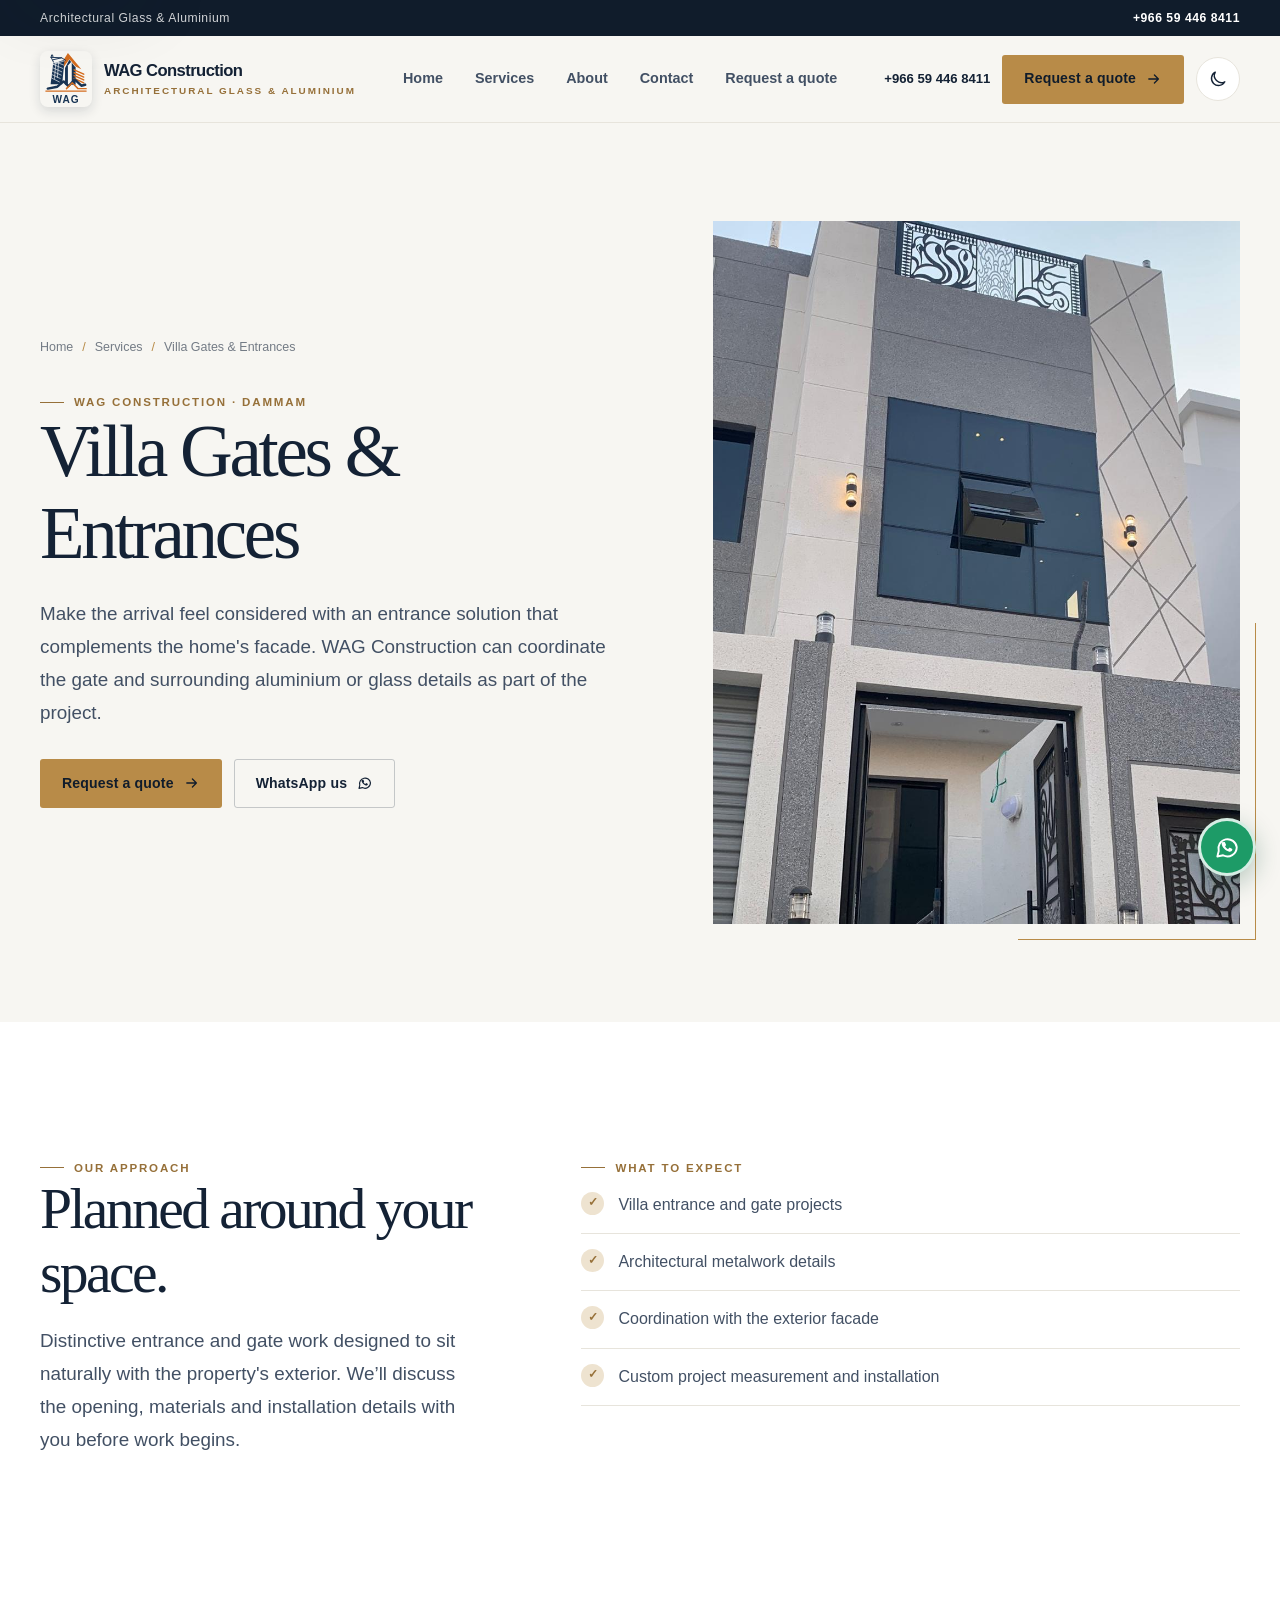
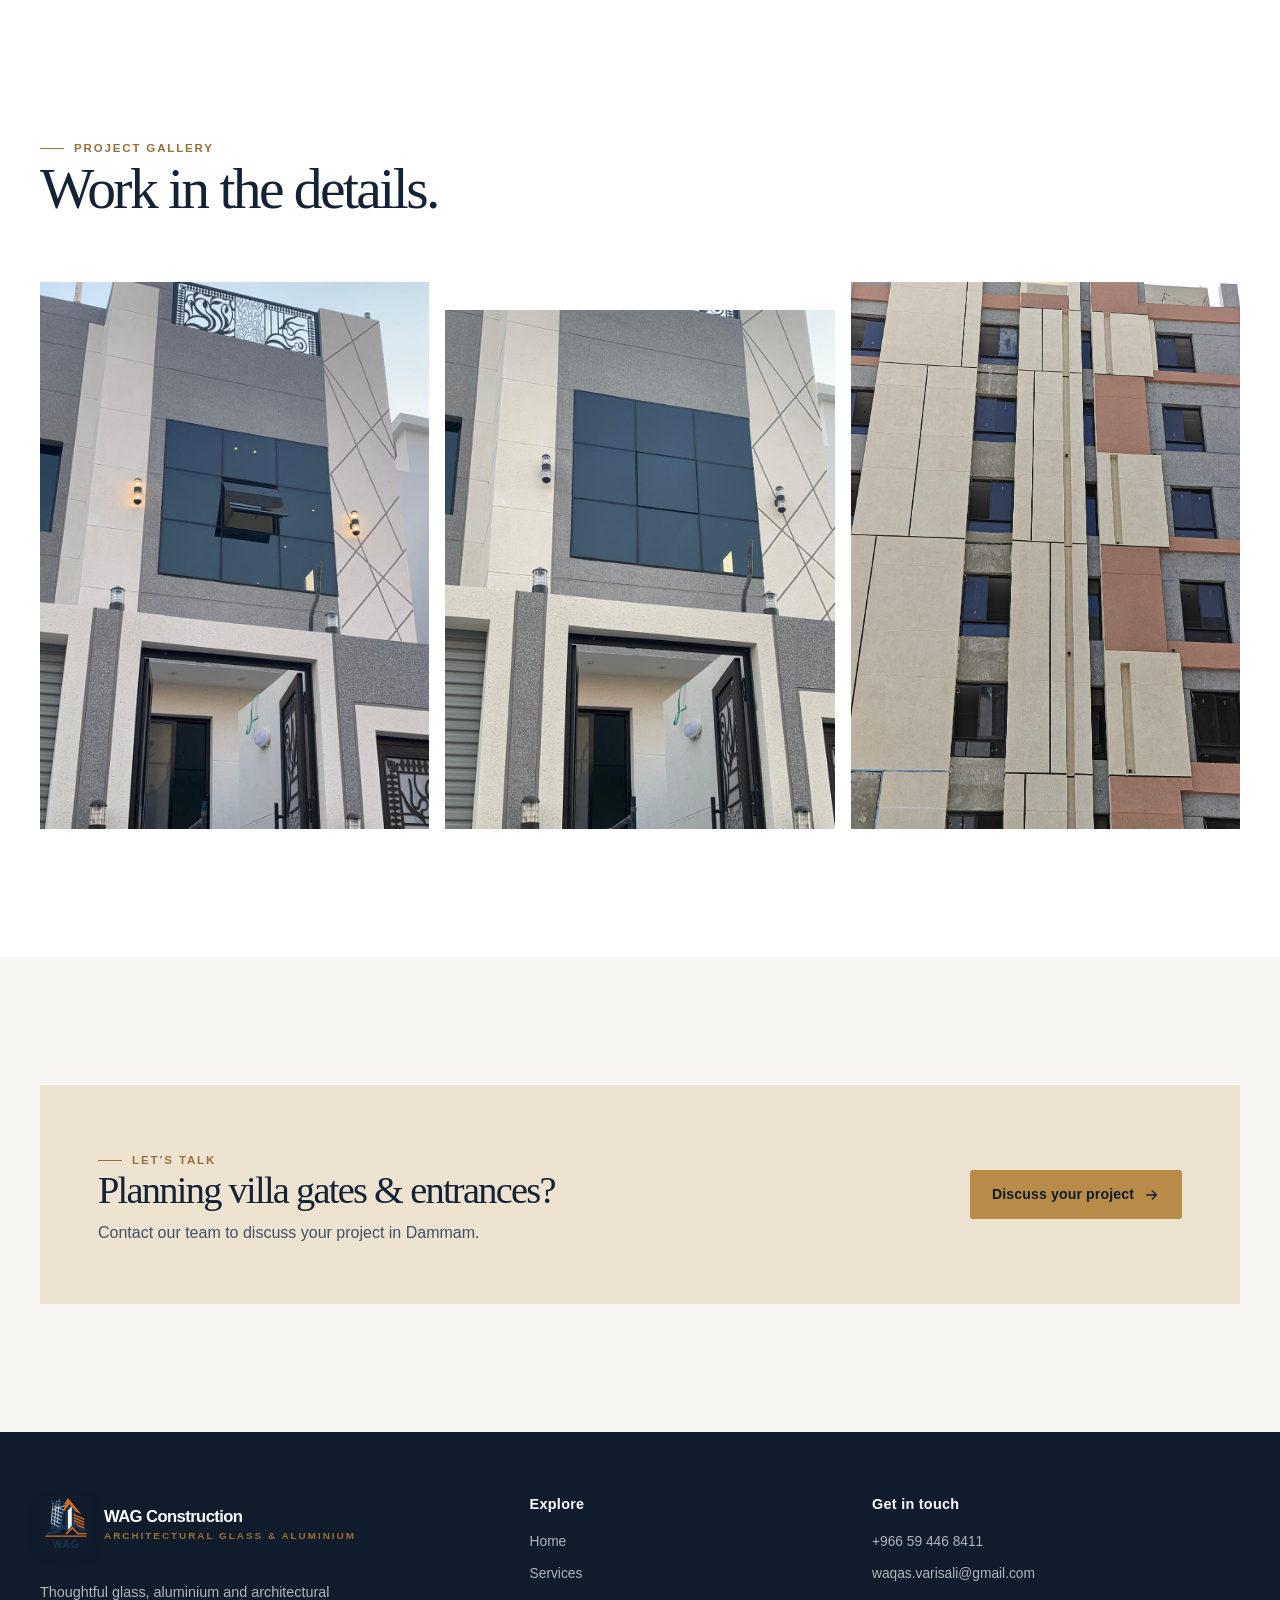
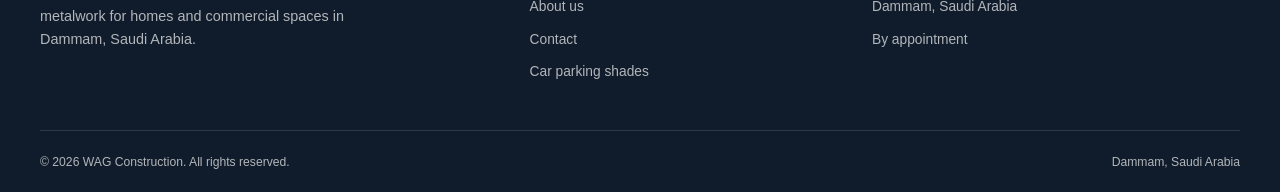
<file: cast-aluminum-sliding-gates/index.html>
<!doctype html>
<html lang="en">
<head>
  <meta charset="utf-8">
  <meta name="viewport" content="width=device-width, initial-scale=1">
  <meta name="theme-color" content="#f7f6f2">
  <meta name="description" content="Make the arrival feel considered with an entrance solution that complements the home&#39;s facade. WAG Construction can coordinate the gate and surrounding aluminium or glass details as part of the project.">
  <title>Villa Gates &amp; Entrances | WAG Construction</title>
  <link rel="icon" href="../assets/wag-mark.svg" type="image/svg+xml">
  <link rel="preload" as="image" href="../assets/12.jpeg">
  <link rel="stylesheet" href="../styles/site.css">
  <script src="../scripts/site.js" defer></script>
</head>
<body data-page="gates">
<a class="skip-link" href="#main">Skip to content</a>
<div class="topline"><div class="topline-inner"><span>Architectural Glass &amp; Aluminium</span><a href="tel:+966594468411">+966 59 446 8411</a></div></div>
<header class="site-header"><div class="header-inner">
  <a class="brand" href="../index.html" aria-label="WAG Construction home"><img src="../assets/wag-mark.svg" alt="" width="52" height="56"><span class="brand-copy">WAG Construction<small>ARCHITECTURAL GLASS &amp; ALUMINIUM</small></span></a>
  <nav class="site-nav" id="site-nav" aria-label="Main navigation">
    <a href="../index.html">Home</a>
    <a href="../index.html#services">Services</a>
    <a href="../about-us/index.html">About</a>
    <a href="../contact-us/index.html">Contact</a>
    <a class="mobile-quote" href="../contact-us/index.html">Request a quote</a>
  </nav>
  <div class="header-actions"><a class="header-phone" href="tel:+966594468411">+966 59 446 8411</a><a class="button button-gold" href="../contact-us/index.html">Request a quote <svg viewBox="0 0 20 20" fill="none" aria-hidden="true"><path d="M3.5 10h12m-5-5 5 5-5 5" stroke="currentColor" stroke-width="1.6" stroke-linecap="round" stroke-linejoin="round"/></svg></a>
    <button class="theme-toggle" type="button" aria-label="Switch to dark mode" title="Switch to dark mode"><svg class="theme-icon-moon" viewBox="0 0 24 24" fill="none" aria-hidden="true"><path d="M20.2 15.3A8.5 8.5 0 0 1 8.7 3.8 8.5 8.5 0 1 0 20.2 15.3Z" stroke="currentColor" stroke-width="1.7" stroke-linecap="round" stroke-linejoin="round"/></svg><svg class="theme-icon-sun" viewBox="0 0 24 24" fill="none" aria-hidden="true"><circle cx="12" cy="12" r="4" stroke="currentColor" stroke-width="1.7"/><path d="M12 2v2m0 16v2M4.93 4.93l1.42 1.42m11.3 11.3 1.42 1.42M2 12h2m16 0h2M4.93 19.07l1.42-1.42m11.3-11.3 1.42-1.42" stroke="currentColor" stroke-width="1.7" stroke-linecap="round"/></svg></button>
    <button class="menu-toggle" type="button" aria-controls="site-nav" aria-expanded="false" aria-label="Open navigation menu"><svg viewBox="0 0 24 24" fill="none" aria-hidden="true"><path d="M4 7h16M4 12h16M4 17h16" stroke="currentColor" stroke-width="1.8" stroke-linecap="round"/></svg></button>
  </div>
</div></header>
<main id="main"><section class="container page-hero"><div class="reveal"><nav class="breadcrumbs" aria-label="Breadcrumb"><a href="../index.html">Home</a><span aria-hidden="true">/</span><a href="../index.html#services">Services</a><span aria-hidden="true">/</span><span aria-current="page">Villa Gates &amp; Entrances</span></nav><span class="eyebrow">WAG Construction · Dammam</span><h1>Villa Gates &amp; Entrances</h1><p class="lead">Make the arrival feel considered with an entrance solution that complements the home&#39;s facade. WAG Construction can coordinate the gate and surrounding aluminium or glass details as part of the project.</p><div class="hero-actions"><a class="button button-gold" href="../contact-us/index.html">Request a quote <svg viewBox="0 0 20 20" fill="none" aria-hidden="true"><path d="M3.5 10h12m-5-5 5 5-5 5" stroke="currentColor" stroke-width="1.6" stroke-linecap="round" stroke-linejoin="round"/></svg></a><a class="button button-outline" href="https://wa.me/+966594468411?text=Hello%20WAG%20Construction%2C%20I%20would%20like%20to%20discuss%20a%20project." target="_blank" rel="noopener noreferrer">WhatsApp us <svg viewBox="0 0 24 24" fill="none" aria-hidden="true"><path d="M20.2 11.7a8.2 8.2 0 0 1-12.1 7.2L3 20l1.2-4.9a8.2 8.2 0 1 1 16-3.4Z" stroke="currentColor" stroke-width="1.7" stroke-linejoin="round"/><path d="M8.1 7.6c.2-.4.4-.4.7-.4h.5c.2 0 .4.1.5.4l.8 1.8c.1.2.1.4 0 .6l-.6.8c-.2.2-.2.4 0 .6.5.8 1.2 1.5 2.1 2 .2.1.4.1.6-.1l.8-1c.2-.2.4-.2.7-.1l1.7.8c.3.1.4.3.4.5 0 .8-.4 1.5-1 1.9-.6.4-1.4.5-2.2.2-1.4-.4-2.8-1.3-4-2.5-1.1-1.2-1.9-2.5-2.2-3.8-.2-.7 0-1.4.4-1.9.2-.3.5-.6.8-.8Z" fill="currentColor"/></svg></a></div></div><div class="page-hero-visual reveal delay-1"><img src="../assets/12.jpeg" alt="Modern villa entrance with dark architectural details" width="1000" height="800" fetchpriority="high"></div></section>
<section class="section section-white"><div class="container service-details"><div class="reveal"><span class="eyebrow">Our approach</span><h2>Planned around your space.</h2><p class="lead">Distinctive entrance and gate work designed to sit naturally with the property&#39;s exterior. We’ll discuss the opening, materials and installation details with you before work begins.</p></div><div class="reveal delay-1"><span class="eyebrow">What to expect</span><ul class="feature-list"><li><span class="feature-check" aria-hidden="true">✓</span><span>Villa entrance and gate projects</span></li><li><span class="feature-check" aria-hidden="true">✓</span><span>Architectural metalwork details</span></li><li><span class="feature-check" aria-hidden="true">✓</span><span>Coordination with the exterior facade</span></li><li><span class="feature-check" aria-hidden="true">✓</span><span>Custom project measurement and installation</span></li></ul></div></div></section>
<section class="section section-white"><div class="container"><div class="section-heading reveal"><div><span class="eyebrow">Project gallery</span><h2>Work in the details.</h2></div></div><div class="gallery-grid"><figure class="reveal"><img src="../assets/12.jpeg" alt="Contemporary villa entrance" loading="lazy" width="900" height="700"></figure><figure class="reveal delay-1"><img src="../assets/13.jpeg" alt="Dark-framed villa windows" loading="lazy" width="900" height="700"></figure><figure class="reveal delay-2"><img src="../assets/1.jpeg" alt="Exterior building facade" loading="lazy" width="900" height="700"></figure></div></div></section>
<section class="section"><div class="container"><div class="cta-band reveal"><div><span class="eyebrow">Let’s talk</span><h2>Planning villa gates &amp; entrances?</h2><p>Contact our team to discuss your project in Dammam.</p></div><a class="button button-gold" href="../contact-us/index.html">Discuss your project <svg viewBox="0 0 20 20" fill="none" aria-hidden="true"><path d="M3.5 10h12m-5-5 5 5-5 5" stroke="currentColor" stroke-width="1.6" stroke-linecap="round" stroke-linejoin="round"/></svg></a></div></div></section></main>
<footer class="footer"><div class="footer-inner">
  <div class="footer-main">
    <div class="footer-about"><a class="brand" href="../index.html"><img src="../assets/wag-mark.svg" alt="" width="52" height="56"><span class="brand-copy">WAG Construction<small>ARCHITECTURAL GLASS &amp; ALUMINIUM</small></span></a><p>Thoughtful glass, aluminium and architectural metalwork for homes and commercial spaces in Dammam, Saudi Arabia.</p></div>
    <div><h2>Explore</h2><ul class="footer-links"><li><a href="../index.html">Home</a></li><li><a href="../index.html#services">Services</a></li><li><a href="../about-us/index.html">About us</a></li><li><a href="../contact-us/index.html">Contact</a></li><li><a href="../car-parking-shades/index.html">Car parking shades</a></li></ul></div>
    <div><h2>Get in touch</h2><ul class="footer-contact"><li><a href="tel:+966594468411">+966 59 446 8411</a></li><li><a href="mailto:waqas.varisali@gmail.com">waqas.varisali@gmail.com</a></li><li>Dammam, Saudi Arabia</li><li>By appointment</li></ul></div>
  </div>
  <div class="footer-bottom"><span>© <span data-year></span> WAG Construction. All rights reserved.</span><span>Dammam, Saudi Arabia</span></div>
</div></footer>
<a class="whatsapp-float" href="https://wa.me/+966594468411?text=Hello%20WAG%20Construction%2C%20I%20would%20like%20to%20discuss%20a%20project." aria-label="Chat with WAG Construction on WhatsApp" target="_blank" rel="noopener noreferrer"><svg viewBox="0 0 24 24" fill="none" aria-hidden="true"><path d="M20.2 11.7a8.2 8.2 0 0 1-12.1 7.2L3 20l1.2-4.9a8.2 8.2 0 1 1 16-3.4Z" stroke="currentColor" stroke-width="1.7" stroke-linejoin="round"/><path d="M8.1 7.6c.2-.4.4-.4.7-.4h.5c.2 0 .4.1.5.4l.8 1.8c.1.2.1.4 0 .6l-.6.8c-.2.2-.2.4 0 .6.5.8 1.2 1.5 2.1 2 .2.1.4.1.6-.1l.8-1c.2-.2.4-.2.7-.1l1.7.8c.3.1.4.3.4.5 0 .8-.4 1.5-1 1.9-.6.4-1.4.5-2.2.2-1.4-.4-2.8-1.3-4-2.5-1.1-1.2-1.9-2.5-2.2-3.8-.2-.7 0-1.4.4-1.9.2-.3.5-.6.8-.8Z" fill="currentColor"/></svg></a>
</body>
</html>
</file>
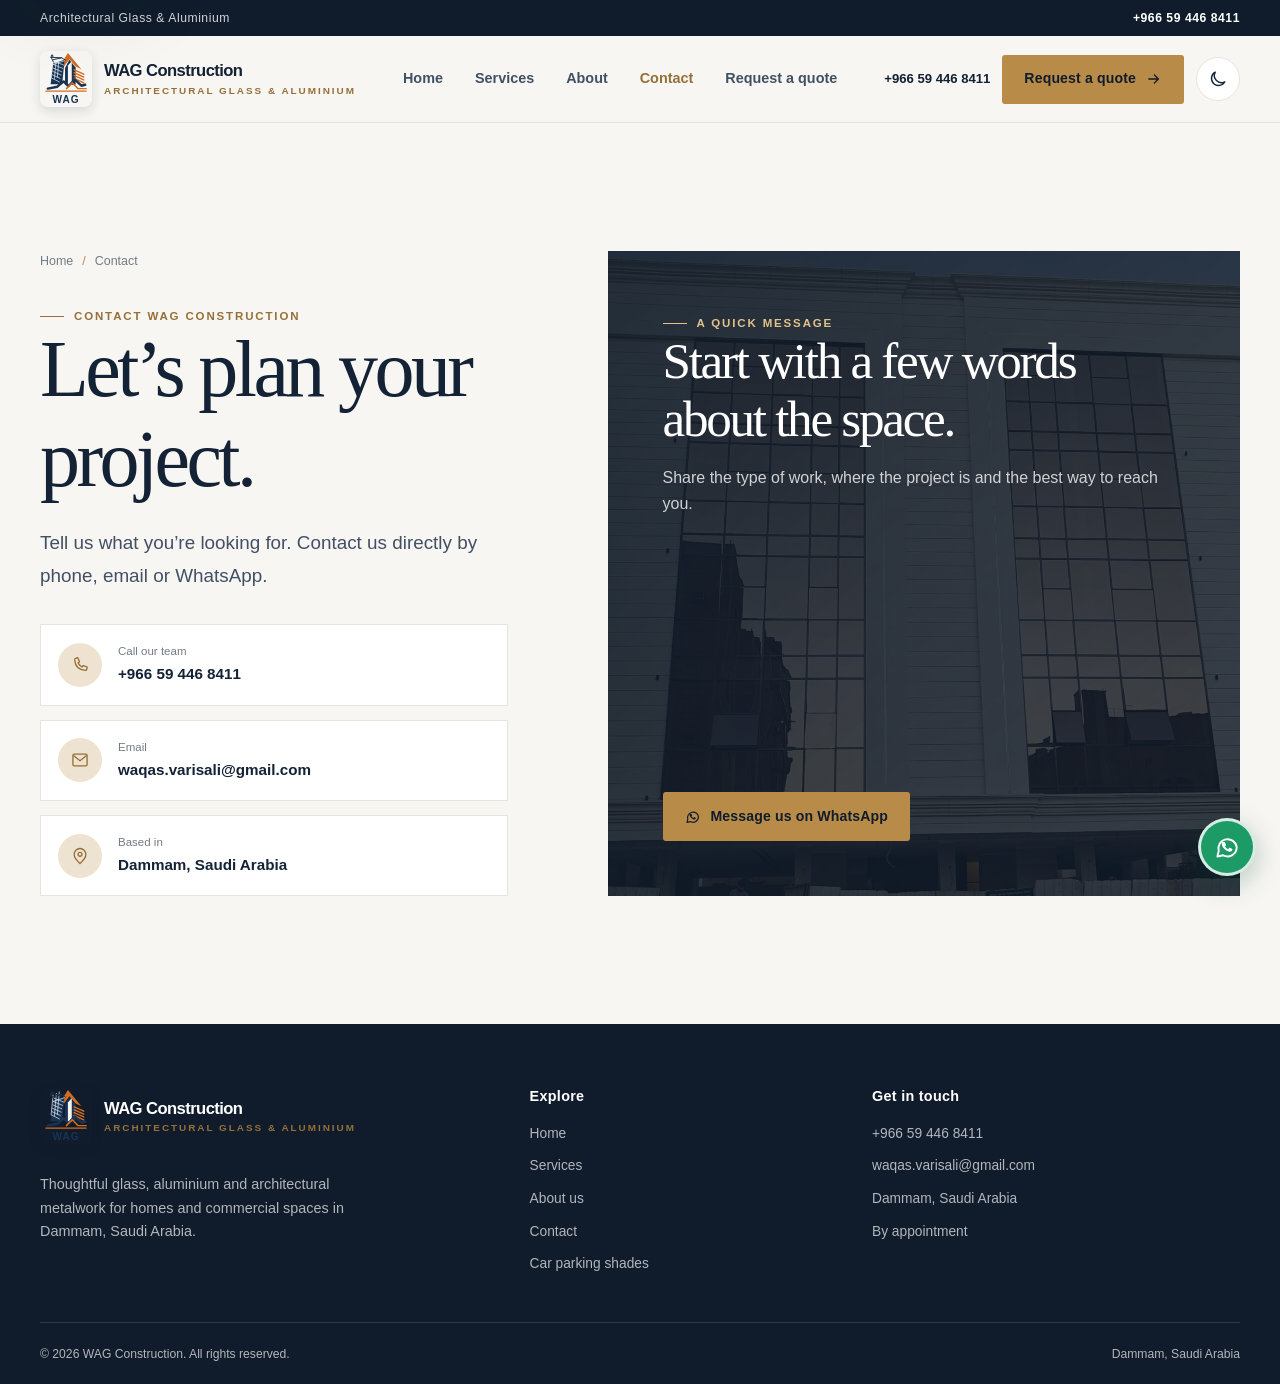
<file: contact-us/index.html>
<!doctype html>
<html lang="en">
<head>
  <meta charset="utf-8">
  <meta name="viewport" content="width=device-width, initial-scale=1">
  <meta name="theme-color" content="#f7f6f2">
  <meta name="description" content="Contact WAG Construction in Dammam, Saudi Arabia, by phone, email or WhatsApp.">
  <title>Contact WAG Construction | WAG Construction</title>
  <link rel="icon" href="../assets/wag-mark.svg" type="image/svg+xml">
  
  <link rel="stylesheet" href="../styles/site.css">
  <script src="../scripts/site.js" defer></script>
</head>
<body data-page="contact">
<a class="skip-link" href="#main">Skip to content</a>
<div class="topline"><div class="topline-inner"><span>Architectural Glass &amp; Aluminium</span><a href="tel:+966594468411">+966 59 446 8411</a></div></div>
<header class="site-header"><div class="header-inner">
  <a class="brand" href="../index.html" aria-label="WAG Construction home"><img src="../assets/wag-mark.svg" alt="" width="52" height="56"><span class="brand-copy">WAG Construction<small>ARCHITECTURAL GLASS &amp; ALUMINIUM</small></span></a>
  <nav class="site-nav" id="site-nav" aria-label="Main navigation">
    <a href="../index.html">Home</a>
    <a href="../index.html#services">Services</a>
    <a href="../about-us/index.html">About</a>
    <a href="../contact-us/index.html" aria-current="page">Contact</a>
    <a class="mobile-quote" href="../contact-us/index.html">Request a quote</a>
  </nav>
  <div class="header-actions"><a class="header-phone" href="tel:+966594468411">+966 59 446 8411</a><a class="button button-gold" href="../contact-us/index.html">Request a quote <svg viewBox="0 0 20 20" fill="none" aria-hidden="true"><path d="M3.5 10h12m-5-5 5 5-5 5" stroke="currentColor" stroke-width="1.6" stroke-linecap="round" stroke-linejoin="round"/></svg></a>
    <button class="theme-toggle" type="button" aria-label="Switch to dark mode" title="Switch to dark mode"><svg class="theme-icon-moon" viewBox="0 0 24 24" fill="none" aria-hidden="true"><path d="M20.2 15.3A8.5 8.5 0 0 1 8.7 3.8 8.5 8.5 0 1 0 20.2 15.3Z" stroke="currentColor" stroke-width="1.7" stroke-linecap="round" stroke-linejoin="round"/></svg><svg class="theme-icon-sun" viewBox="0 0 24 24" fill="none" aria-hidden="true"><circle cx="12" cy="12" r="4" stroke="currentColor" stroke-width="1.7"/><path d="M12 2v2m0 16v2M4.93 4.93l1.42 1.42m11.3 11.3 1.42 1.42M2 12h2m16 0h2M4.93 19.07l1.42-1.42m11.3-11.3 1.42-1.42" stroke="currentColor" stroke-width="1.7" stroke-linecap="round"/></svg></button>
    <button class="menu-toggle" type="button" aria-controls="site-nav" aria-expanded="false" aria-label="Open navigation menu"><svg viewBox="0 0 24 24" fill="none" aria-hidden="true"><path d="M4 7h16M4 12h16M4 17h16" stroke="currentColor" stroke-width="1.8" stroke-linecap="round"/></svg></button>
  </div>
</div></header>
<main id="main"><section class="section"><div class="container contact-grid"><div class="reveal"><nav class="breadcrumbs" aria-label="Breadcrumb"><a href="../index.html">Home</a><span aria-hidden="true">/</span><span aria-current="page">Contact</span></nav><span class="eyebrow">Contact WAG Construction</span><h1>Let’s plan your project.</h1><p class="lead">Tell us what you’re looking for. Contact us directly by phone, email or WhatsApp.</p><div class="contact-cards"><a class="contact-card" href="tel:+966594468411"><span class="contact-icon"><svg viewBox="0 0 24 24" fill="none" aria-hidden="true"><path d="m7.2 3.8 2.2-.5 2 4.7-1.8 1.5a14.2 14.2 0 0 0 4.9 4.9l1.5-1.8 4.7 2-.5 2.2a2 2 0 0 1-2.1 1.6C10.8 17.8 6.2 13.2 5.6 5.9a2 2 0 0 1 1.6-2.1Z" stroke="currentColor" stroke-width="1.6" stroke-linejoin="round"/></svg></span><span><small>Call our team</small><strong>+966 59 446 8411</strong></span></a><a class="contact-card" href="mailto:waqas.varisali@gmail.com"><span class="contact-icon"><svg viewBox="0 0 24 24" fill="none" aria-hidden="true"><rect x="3.5" y="5" width="17" height="14" rx="1.5" stroke="currentColor" stroke-width="1.6"/><path d="m4.5 7 7.5 6 7.5-6" stroke="currentColor" stroke-width="1.6" stroke-linecap="round" stroke-linejoin="round"/></svg></span><span><small>Email</small><strong>waqas.varisali@gmail.com</strong></span></a><div class="contact-card"><span class="contact-icon"><svg viewBox="0 0 24 24" fill="none" aria-hidden="true"><path d="M19 10c0 5-7 11-7 11S5 15 5 10a7 7 0 1 1 14 0Z" stroke="currentColor" stroke-width="1.6"/><circle cx="12" cy="10" r="2.3" stroke="currentColor" stroke-width="1.6"/></svg></span><span><small>Based in</small><strong>Dammam, Saudi Arabia</strong></span></div></div></div><div class="contact-panel reveal delay-1"><div><span class="eyebrow">A quick message</span><h2>Start with a few words about the space.</h2><p>Share the type of work, where the project is and the best way to reach you.</p></div><a class="button button-gold" href="https://wa.me/+966594468411?text=Hello%20WAG%20Construction%2C%20I%20would%20like%20to%20discuss%20a%20project." target="_blank" rel="noopener noreferrer"><svg viewBox="0 0 24 24" fill="none" aria-hidden="true"><path d="M20.2 11.7a8.2 8.2 0 0 1-12.1 7.2L3 20l1.2-4.9a8.2 8.2 0 1 1 16-3.4Z" stroke="currentColor" stroke-width="1.7" stroke-linejoin="round"/><path d="M8.1 7.6c.2-.4.4-.4.7-.4h.5c.2 0 .4.1.5.4l.8 1.8c.1.2.1.4 0 .6l-.6.8c-.2.2-.2.4 0 .6.5.8 1.2 1.5 2.1 2 .2.1.4.1.6-.1l.8-1c.2-.2.4-.2.7-.1l1.7.8c.3.1.4.3.4.5 0 .8-.4 1.5-1 1.9-.6.4-1.4.5-2.2.2-1.4-.4-2.8-1.3-4-2.5-1.1-1.2-1.9-2.5-2.2-3.8-.2-.7 0-1.4.4-1.9.2-.3.5-.6.8-.8Z" fill="currentColor"/></svg> Message us on WhatsApp</a></div></div></section></main>
<footer class="footer"><div class="footer-inner">
  <div class="footer-main">
    <div class="footer-about"><a class="brand" href="../index.html"><img src="../assets/wag-mark.svg" alt="" width="52" height="56"><span class="brand-copy">WAG Construction<small>ARCHITECTURAL GLASS &amp; ALUMINIUM</small></span></a><p>Thoughtful glass, aluminium and architectural metalwork for homes and commercial spaces in Dammam, Saudi Arabia.</p></div>
    <div><h2>Explore</h2><ul class="footer-links"><li><a href="../index.html">Home</a></li><li><a href="../index.html#services">Services</a></li><li><a href="../about-us/index.html">About us</a></li><li><a href="../contact-us/index.html">Contact</a></li><li><a href="../car-parking-shades/index.html">Car parking shades</a></li></ul></div>
    <div><h2>Get in touch</h2><ul class="footer-contact"><li><a href="tel:+966594468411">+966 59 446 8411</a></li><li><a href="mailto:waqas.varisali@gmail.com">waqas.varisali@gmail.com</a></li><li>Dammam, Saudi Arabia</li><li>By appointment</li></ul></div>
  </div>
  <div class="footer-bottom"><span>© <span data-year></span> WAG Construction. All rights reserved.</span><span>Dammam, Saudi Arabia</span></div>
</div></footer>
<a class="whatsapp-float" href="https://wa.me/+966594468411?text=Hello%20WAG%20Construction%2C%20I%20would%20like%20to%20discuss%20a%20project." aria-label="Chat with WAG Construction on WhatsApp" target="_blank" rel="noopener noreferrer"><svg viewBox="0 0 24 24" fill="none" aria-hidden="true"><path d="M20.2 11.7a8.2 8.2 0 0 1-12.1 7.2L3 20l1.2-4.9a8.2 8.2 0 1 1 16-3.4Z" stroke="currentColor" stroke-width="1.7" stroke-linejoin="round"/><path d="M8.1 7.6c.2-.4.4-.4.7-.4h.5c.2 0 .4.1.5.4l.8 1.8c.1.2.1.4 0 .6l-.6.8c-.2.2-.2.4 0 .6.5.8 1.2 1.5 2.1 2 .2.1.4.1.6-.1l.8-1c.2-.2.4-.2.7-.1l1.7.8c.3.1.4.3.4.5 0 .8-.4 1.5-1 1.9-.6.4-1.4.5-2.2.2-1.4-.4-2.8-1.3-4-2.5-1.1-1.2-1.9-2.5-2.2-3.8-.2-.7 0-1.4.4-1.9.2-.3.5-.6.8-.8Z" fill="currentColor"/></svg></a>
</body>
</html>
</file>
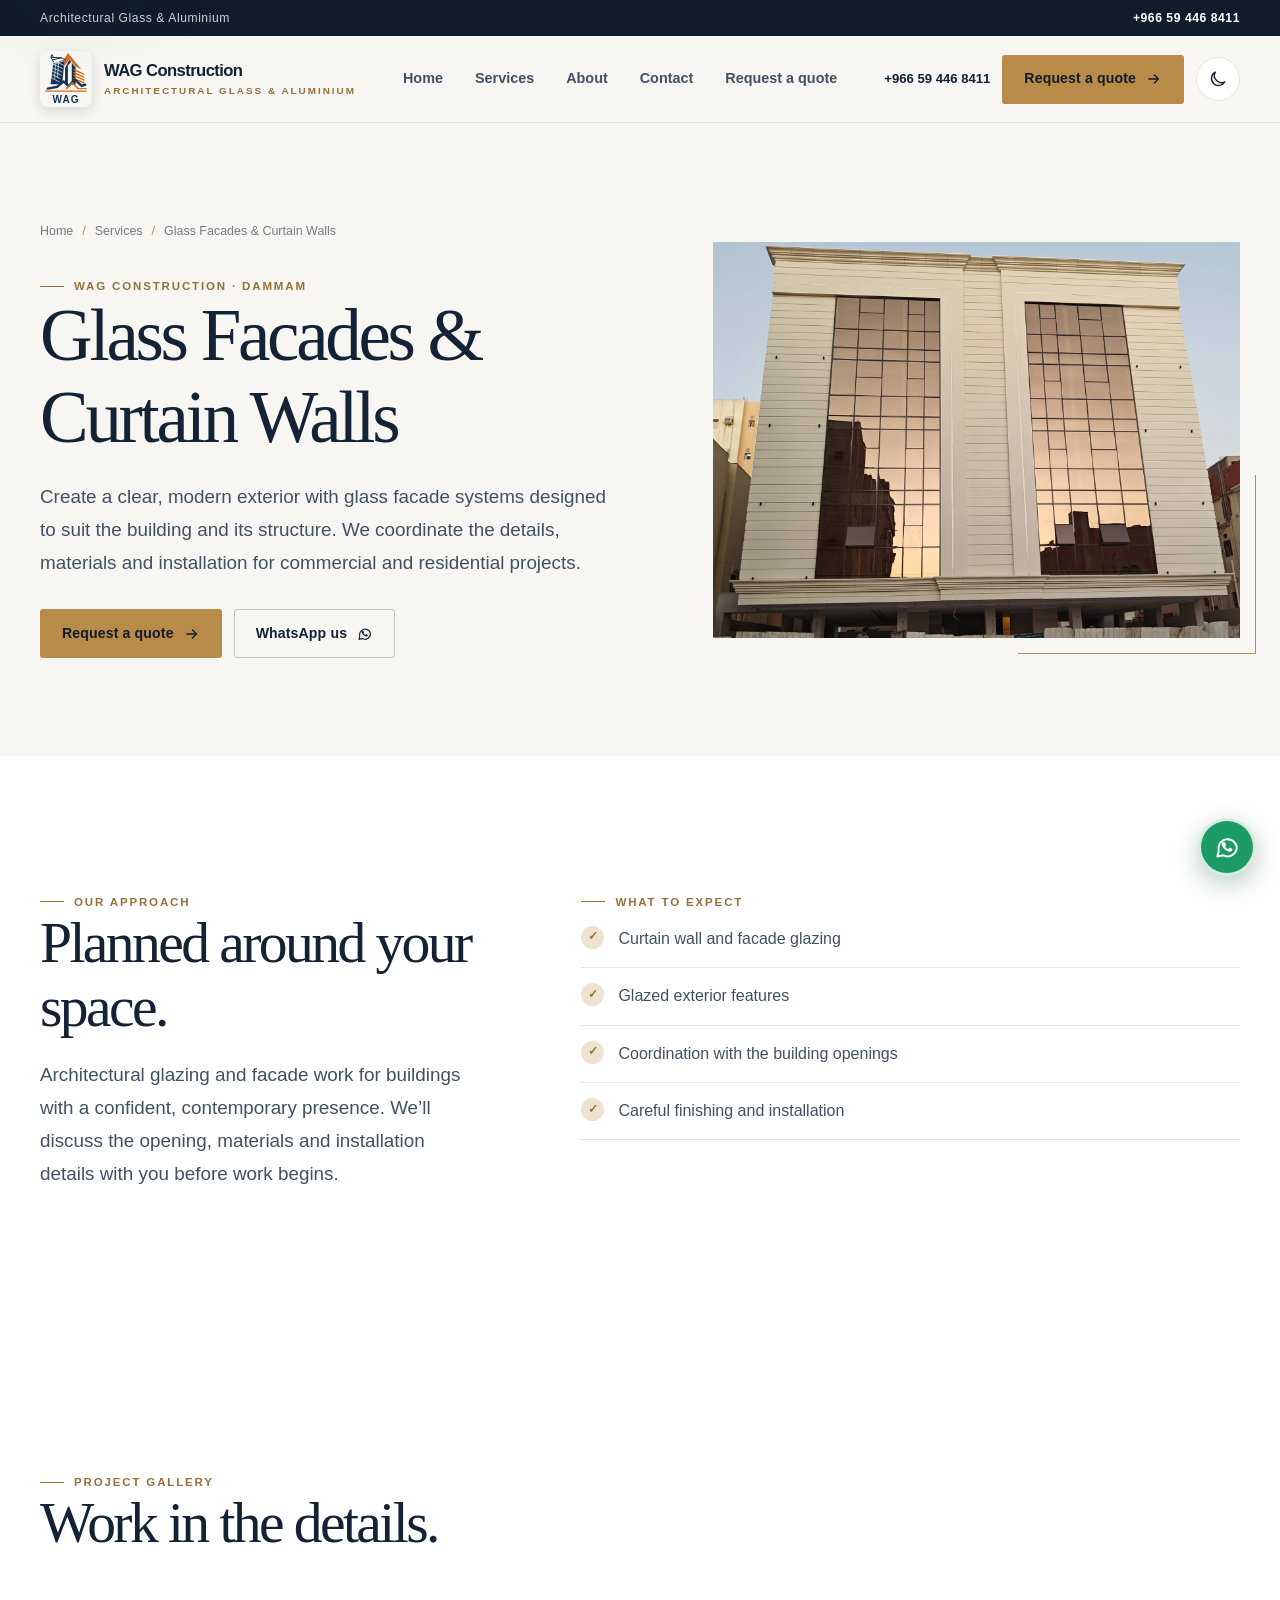
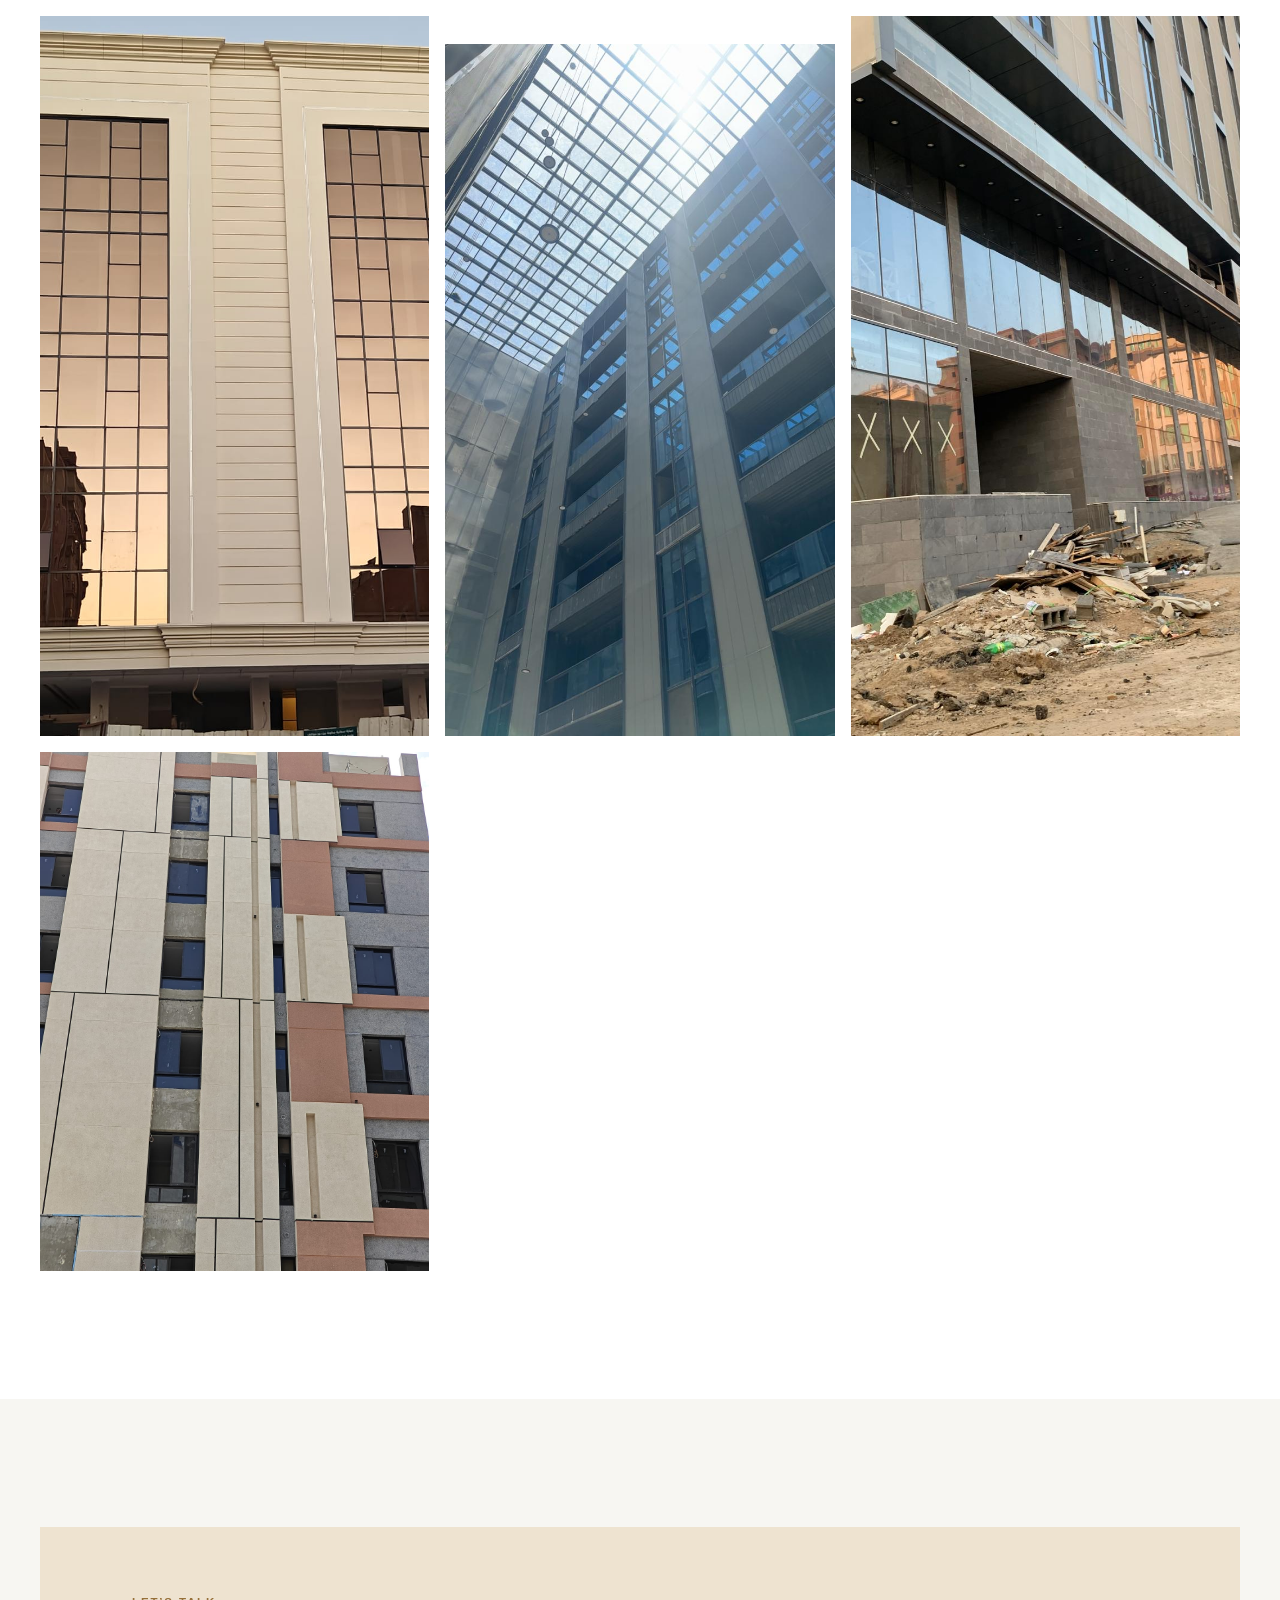
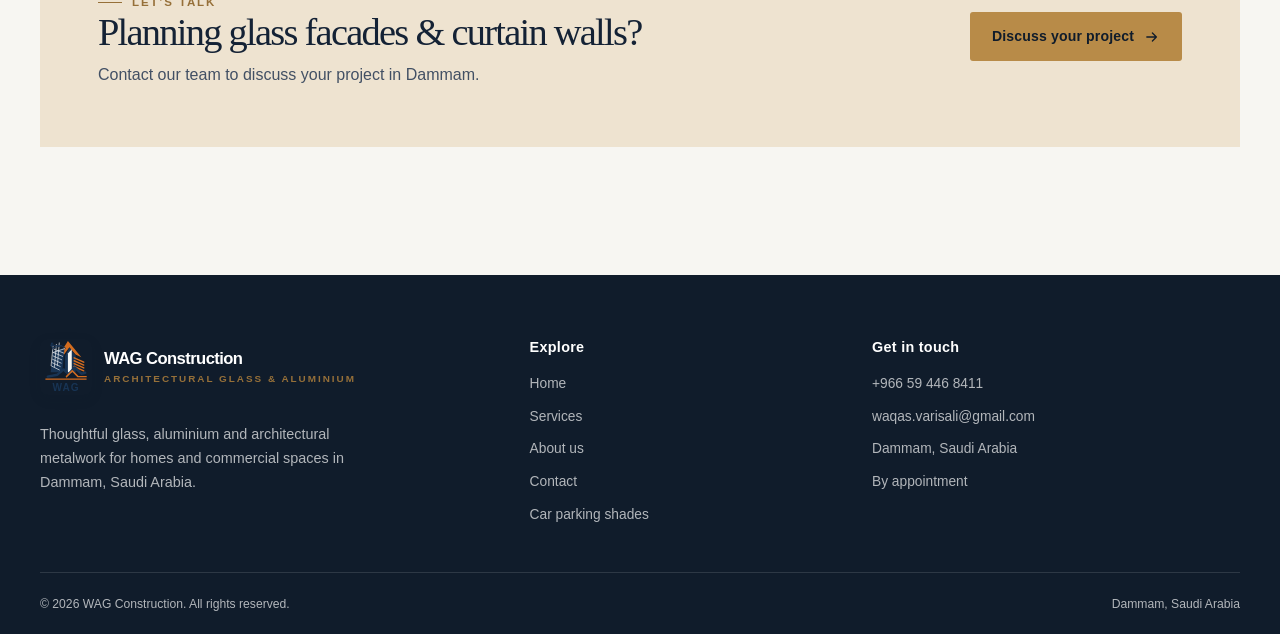
<file: curtain-wall-solutions/index.html>
<!doctype html>
<html lang="en">
<head>
  <meta charset="utf-8">
  <meta name="viewport" content="width=device-width, initial-scale=1">
  <meta name="theme-color" content="#f7f6f2">
  <meta name="description" content="Create a clear, modern exterior with glass facade systems designed to suit the building and its structure. We coordinate the details, materials and installation for commercial and residential projects.">
  <title>Glass Facades &amp; Curtain Walls | WAG Construction</title>
  <link rel="icon" href="../assets/wag-mark.svg" type="image/svg+xml">
  <link rel="preload" as="image" href="../assets/2.jpeg">
  <link rel="stylesheet" href="../styles/site.css">
  <script src="../scripts/site.js" defer></script>
</head>
<body data-page="facades">
<a class="skip-link" href="#main">Skip to content</a>
<div class="topline"><div class="topline-inner"><span>Architectural Glass &amp; Aluminium</span><a href="tel:+966594468411">+966 59 446 8411</a></div></div>
<header class="site-header"><div class="header-inner">
  <a class="brand" href="../index.html" aria-label="WAG Construction home"><img src="../assets/wag-mark.svg" alt="" width="52" height="56"><span class="brand-copy">WAG Construction<small>ARCHITECTURAL GLASS &amp; ALUMINIUM</small></span></a>
  <nav class="site-nav" id="site-nav" aria-label="Main navigation">
    <a href="../index.html">Home</a>
    <a href="../index.html#services">Services</a>
    <a href="../about-us/index.html">About</a>
    <a href="../contact-us/index.html">Contact</a>
    <a class="mobile-quote" href="../contact-us/index.html">Request a quote</a>
  </nav>
  <div class="header-actions"><a class="header-phone" href="tel:+966594468411">+966 59 446 8411</a><a class="button button-gold" href="../contact-us/index.html">Request a quote <svg viewBox="0 0 20 20" fill="none" aria-hidden="true"><path d="M3.5 10h12m-5-5 5 5-5 5" stroke="currentColor" stroke-width="1.6" stroke-linecap="round" stroke-linejoin="round"/></svg></a>
    <button class="theme-toggle" type="button" aria-label="Switch to dark mode" title="Switch to dark mode"><svg class="theme-icon-moon" viewBox="0 0 24 24" fill="none" aria-hidden="true"><path d="M20.2 15.3A8.5 8.5 0 0 1 8.7 3.8 8.5 8.5 0 1 0 20.2 15.3Z" stroke="currentColor" stroke-width="1.7" stroke-linecap="round" stroke-linejoin="round"/></svg><svg class="theme-icon-sun" viewBox="0 0 24 24" fill="none" aria-hidden="true"><circle cx="12" cy="12" r="4" stroke="currentColor" stroke-width="1.7"/><path d="M12 2v2m0 16v2M4.93 4.93l1.42 1.42m11.3 11.3 1.42 1.42M2 12h2m16 0h2M4.93 19.07l1.42-1.42m11.3-11.3 1.42-1.42" stroke="currentColor" stroke-width="1.7" stroke-linecap="round"/></svg></button>
    <button class="menu-toggle" type="button" aria-controls="site-nav" aria-expanded="false" aria-label="Open navigation menu"><svg viewBox="0 0 24 24" fill="none" aria-hidden="true"><path d="M4 7h16M4 12h16M4 17h16" stroke="currentColor" stroke-width="1.8" stroke-linecap="round"/></svg></button>
  </div>
</div></header>
<main id="main"><section class="container page-hero"><div class="reveal"><nav class="breadcrumbs" aria-label="Breadcrumb"><a href="../index.html">Home</a><span aria-hidden="true">/</span><a href="../index.html#services">Services</a><span aria-hidden="true">/</span><span aria-current="page">Glass Facades &amp; Curtain Walls</span></nav><span class="eyebrow">WAG Construction · Dammam</span><h1>Glass Facades &amp; Curtain Walls</h1><p class="lead">Create a clear, modern exterior with glass facade systems designed to suit the building and its structure. We coordinate the details, materials and installation for commercial and residential projects.</p><div class="hero-actions"><a class="button button-gold" href="../contact-us/index.html">Request a quote <svg viewBox="0 0 20 20" fill="none" aria-hidden="true"><path d="M3.5 10h12m-5-5 5 5-5 5" stroke="currentColor" stroke-width="1.6" stroke-linecap="round" stroke-linejoin="round"/></svg></a><a class="button button-outline" href="https://wa.me/+966594468411?text=Hello%20WAG%20Construction%2C%20I%20would%20like%20to%20discuss%20a%20project." target="_blank" rel="noopener noreferrer">WhatsApp us <svg viewBox="0 0 24 24" fill="none" aria-hidden="true"><path d="M20.2 11.7a8.2 8.2 0 0 1-12.1 7.2L3 20l1.2-4.9a8.2 8.2 0 1 1 16-3.4Z" stroke="currentColor" stroke-width="1.7" stroke-linejoin="round"/><path d="M8.1 7.6c.2-.4.4-.4.7-.4h.5c.2 0 .4.1.5.4l.8 1.8c.1.2.1.4 0 .6l-.6.8c-.2.2-.2.4 0 .6.5.8 1.2 1.5 2.1 2 .2.1.4.1.6-.1l.8-1c.2-.2.4-.2.7-.1l1.7.8c.3.1.4.3.4.5 0 .8-.4 1.5-1 1.9-.6.4-1.4.5-2.2.2-1.4-.4-2.8-1.3-4-2.5-1.1-1.2-1.9-2.5-2.2-3.8-.2-.7 0-1.4.4-1.9.2-.3.5-.6.8-.8Z" fill="currentColor"/></svg></a></div></div><div class="page-hero-visual reveal delay-1"><img src="../assets/2.jpeg" alt="Modern commercial building with a glazed exterior" width="1000" height="800" fetchpriority="high"></div></section>
<section class="section section-white"><div class="container service-details"><div class="reveal"><span class="eyebrow">Our approach</span><h2>Planned around your space.</h2><p class="lead">Architectural glazing and facade work for buildings with a confident, contemporary presence. We’ll discuss the opening, materials and installation details with you before work begins.</p></div><div class="reveal delay-1"><span class="eyebrow">What to expect</span><ul class="feature-list"><li><span class="feature-check" aria-hidden="true">✓</span><span>Curtain wall and facade glazing</span></li><li><span class="feature-check" aria-hidden="true">✓</span><span>Glazed exterior features</span></li><li><span class="feature-check" aria-hidden="true">✓</span><span>Coordination with the building openings</span></li><li><span class="feature-check" aria-hidden="true">✓</span><span>Careful finishing and installation</span></li></ul></div></div></section>
<section class="section section-white"><div class="container"><div class="section-heading reveal"><div><span class="eyebrow">Project gallery</span><h2>Work in the details.</h2></div></div><div class="gallery-grid"><figure class="reveal"><img src="../assets/2.jpeg" alt="Commercial building with a glazed exterior" loading="lazy" width="900" height="700"></figure><figure class="reveal delay-1"><img src="../assets/4.jpeg" alt="Glass atrium inside a contemporary building" loading="lazy" width="900" height="700"></figure><figure class="reveal delay-2"><img src="../assets/6.jpeg" alt="Glazed commercial storefront" loading="lazy" width="900" height="700"></figure><figure class="reveal delay-3"><img src="../assets/1.jpeg" alt="Exterior facade with aluminium details" loading="lazy" width="900" height="700"></figure></div></div></section>
<section class="section"><div class="container"><div class="cta-band reveal"><div><span class="eyebrow">Let’s talk</span><h2>Planning glass facades &amp; curtain walls?</h2><p>Contact our team to discuss your project in Dammam.</p></div><a class="button button-gold" href="../contact-us/index.html">Discuss your project <svg viewBox="0 0 20 20" fill="none" aria-hidden="true"><path d="M3.5 10h12m-5-5 5 5-5 5" stroke="currentColor" stroke-width="1.6" stroke-linecap="round" stroke-linejoin="round"/></svg></a></div></div></section></main>
<footer class="footer"><div class="footer-inner">
  <div class="footer-main">
    <div class="footer-about"><a class="brand" href="../index.html"><img src="../assets/wag-mark.svg" alt="" width="52" height="56"><span class="brand-copy">WAG Construction<small>ARCHITECTURAL GLASS &amp; ALUMINIUM</small></span></a><p>Thoughtful glass, aluminium and architectural metalwork for homes and commercial spaces in Dammam, Saudi Arabia.</p></div>
    <div><h2>Explore</h2><ul class="footer-links"><li><a href="../index.html">Home</a></li><li><a href="../index.html#services">Services</a></li><li><a href="../about-us/index.html">About us</a></li><li><a href="../contact-us/index.html">Contact</a></li><li><a href="../car-parking-shades/index.html">Car parking shades</a></li></ul></div>
    <div><h2>Get in touch</h2><ul class="footer-contact"><li><a href="tel:+966594468411">+966 59 446 8411</a></li><li><a href="mailto:waqas.varisali@gmail.com">waqas.varisali@gmail.com</a></li><li>Dammam, Saudi Arabia</li><li>By appointment</li></ul></div>
  </div>
  <div class="footer-bottom"><span>© <span data-year></span> WAG Construction. All rights reserved.</span><span>Dammam, Saudi Arabia</span></div>
</div></footer>
<a class="whatsapp-float" href="https://wa.me/+966594468411?text=Hello%20WAG%20Construction%2C%20I%20would%20like%20to%20discuss%20a%20project." aria-label="Chat with WAG Construction on WhatsApp" target="_blank" rel="noopener noreferrer"><svg viewBox="0 0 24 24" fill="none" aria-hidden="true"><path d="M20.2 11.7a8.2 8.2 0 0 1-12.1 7.2L3 20l1.2-4.9a8.2 8.2 0 1 1 16-3.4Z" stroke="currentColor" stroke-width="1.7" stroke-linejoin="round"/><path d="M8.1 7.6c.2-.4.4-.4.7-.4h.5c.2 0 .4.1.5.4l.8 1.8c.1.2.1.4 0 .6l-.6.8c-.2.2-.2.4 0 .6.5.8 1.2 1.5 2.1 2 .2.1.4.1.6-.1l.8-1c.2-.2.4-.2.7-.1l1.7.8c.3.1.4.3.4.5 0 .8-.4 1.5-1 1.9-.6.4-1.4.5-2.2.2-1.4-.4-2.8-1.3-4-2.5-1.1-1.2-1.9-2.5-2.2-3.8-.2-.7 0-1.4.4-1.9.2-.3.5-.6.8-.8Z" fill="currentColor"/></svg></a>
</body>
</html>
</file>
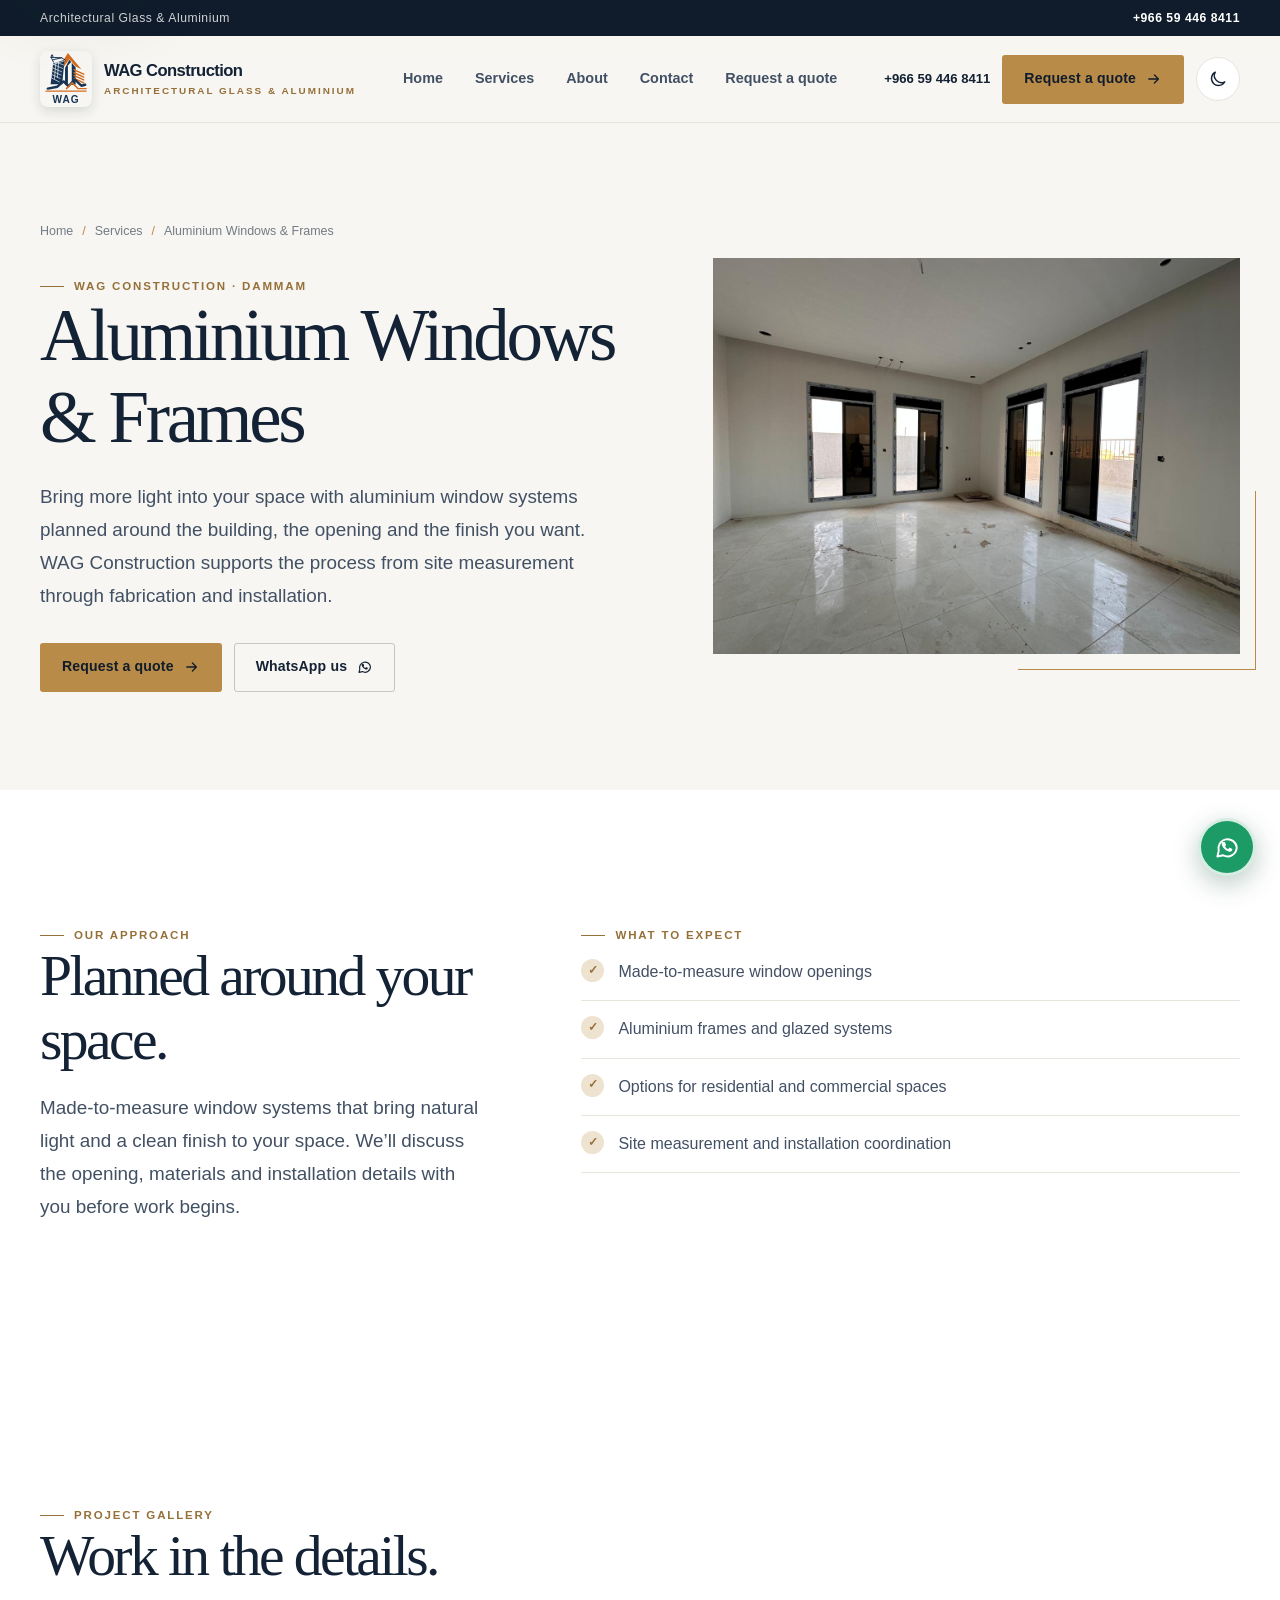
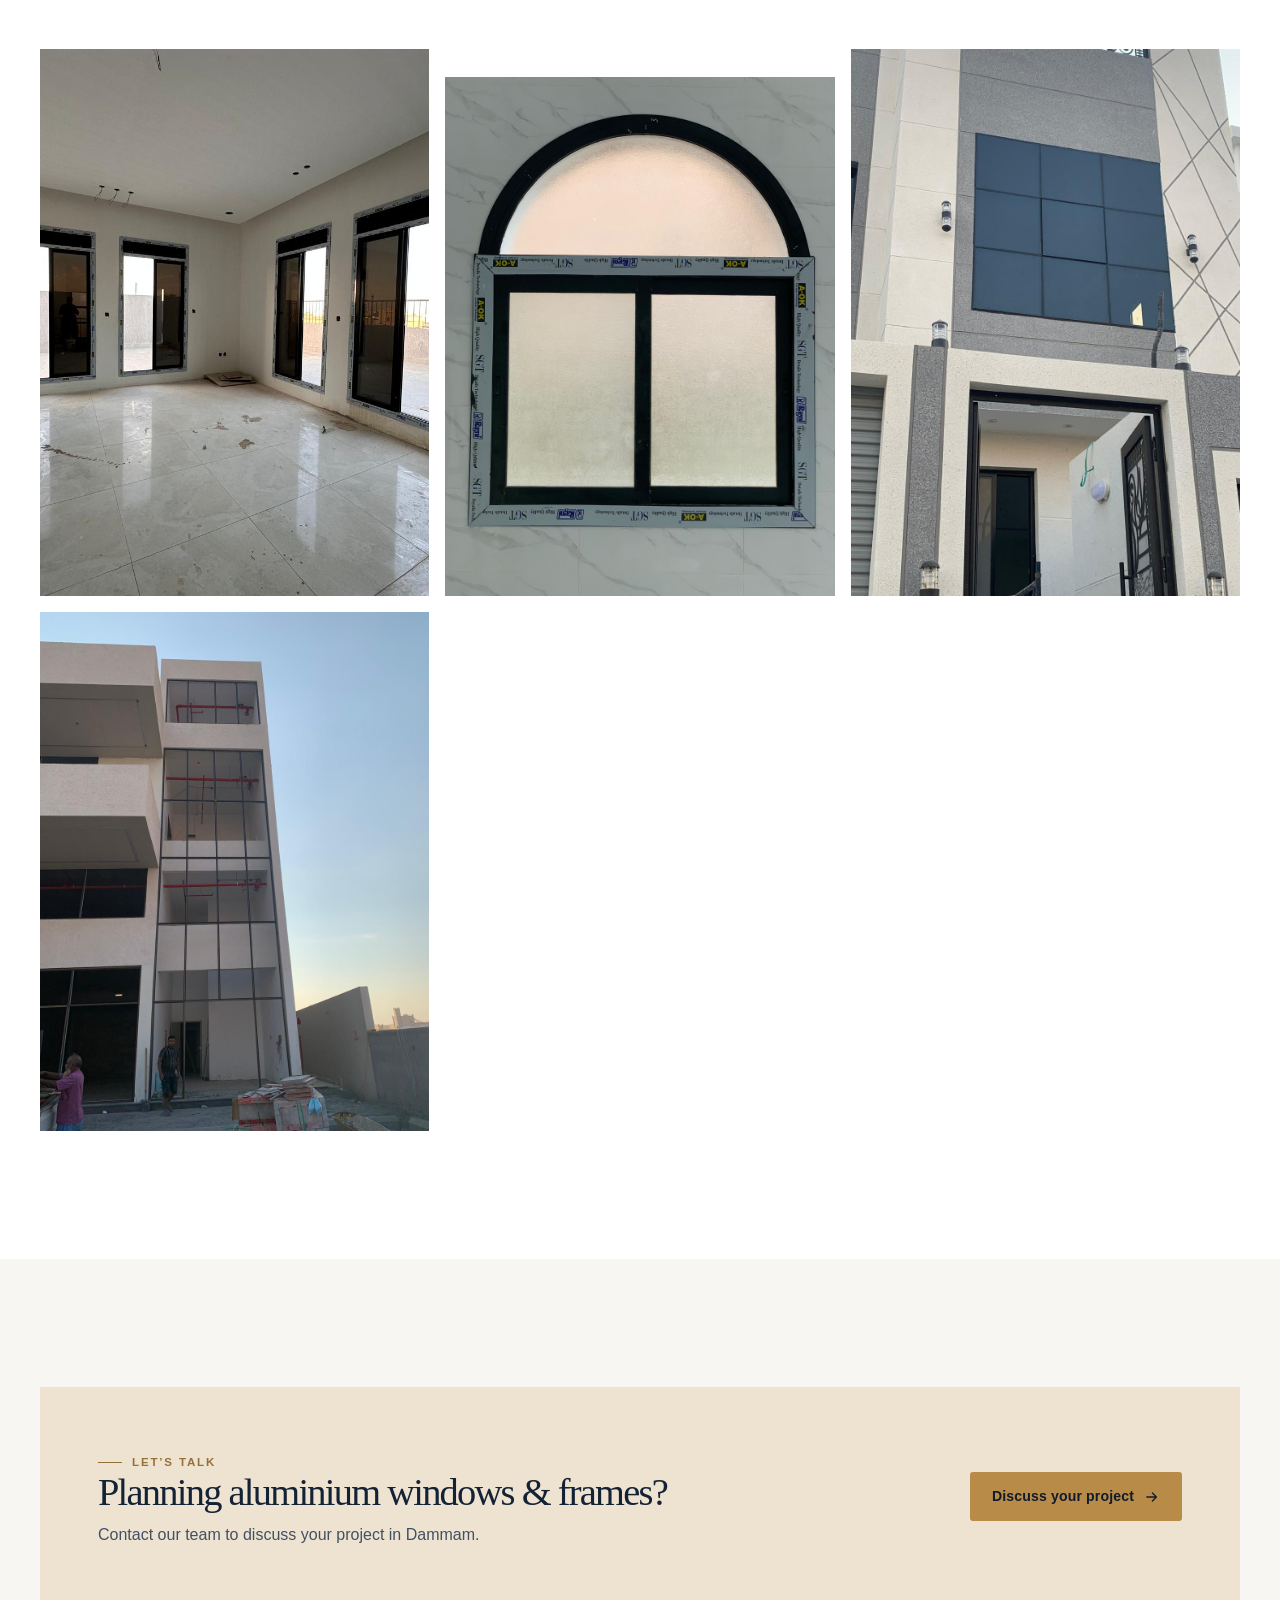
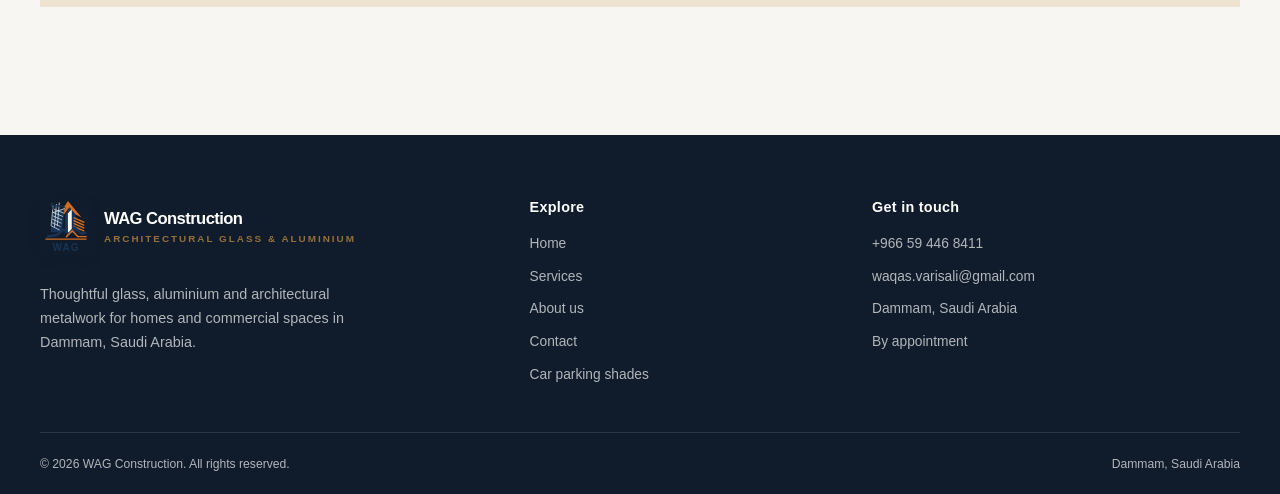
<file: glass-aluminium-windows/index.html>
<!doctype html>
<html lang="en">
<head>
  <meta charset="utf-8">
  <meta name="viewport" content="width=device-width, initial-scale=1">
  <meta name="theme-color" content="#f7f6f2">
  <meta name="description" content="Bring more light into your space with aluminium window systems planned around the building, the opening and the finish you want. WAG Construction supports the process from site measurement through fabrication and installation.">
  <title>Aluminium Windows &amp; Frames | WAG Construction</title>
  <link rel="icon" href="../assets/wag-mark.svg" type="image/svg+xml">
  <link rel="preload" as="image" href="../assets/7.jpeg">
  <link rel="stylesheet" href="../styles/site.css">
  <script src="../scripts/site.js" defer></script>
</head>
<body data-page="windows">
<a class="skip-link" href="#main">Skip to content</a>
<div class="topline"><div class="topline-inner"><span>Architectural Glass &amp; Aluminium</span><a href="tel:+966594468411">+966 59 446 8411</a></div></div>
<header class="site-header"><div class="header-inner">
  <a class="brand" href="../index.html" aria-label="WAG Construction home"><img src="../assets/wag-mark.svg" alt="" width="52" height="56"><span class="brand-copy">WAG Construction<small>ARCHITECTURAL GLASS &amp; ALUMINIUM</small></span></a>
  <nav class="site-nav" id="site-nav" aria-label="Main navigation">
    <a href="../index.html">Home</a>
    <a href="../index.html#services">Services</a>
    <a href="../about-us/index.html">About</a>
    <a href="../contact-us/index.html">Contact</a>
    <a class="mobile-quote" href="../contact-us/index.html">Request a quote</a>
  </nav>
  <div class="header-actions"><a class="header-phone" href="tel:+966594468411">+966 59 446 8411</a><a class="button button-gold" href="../contact-us/index.html">Request a quote <svg viewBox="0 0 20 20" fill="none" aria-hidden="true"><path d="M3.5 10h12m-5-5 5 5-5 5" stroke="currentColor" stroke-width="1.6" stroke-linecap="round" stroke-linejoin="round"/></svg></a>
    <button class="theme-toggle" type="button" aria-label="Switch to dark mode" title="Switch to dark mode"><svg class="theme-icon-moon" viewBox="0 0 24 24" fill="none" aria-hidden="true"><path d="M20.2 15.3A8.5 8.5 0 0 1 8.7 3.8 8.5 8.5 0 1 0 20.2 15.3Z" stroke="currentColor" stroke-width="1.7" stroke-linecap="round" stroke-linejoin="round"/></svg><svg class="theme-icon-sun" viewBox="0 0 24 24" fill="none" aria-hidden="true"><circle cx="12" cy="12" r="4" stroke="currentColor" stroke-width="1.7"/><path d="M12 2v2m0 16v2M4.93 4.93l1.42 1.42m11.3 11.3 1.42 1.42M2 12h2m16 0h2M4.93 19.07l1.42-1.42m11.3-11.3 1.42-1.42" stroke="currentColor" stroke-width="1.7" stroke-linecap="round"/></svg></button>
    <button class="menu-toggle" type="button" aria-controls="site-nav" aria-expanded="false" aria-label="Open navigation menu"><svg viewBox="0 0 24 24" fill="none" aria-hidden="true"><path d="M4 7h16M4 12h16M4 17h16" stroke="currentColor" stroke-width="1.8" stroke-linecap="round"/></svg></button>
  </div>
</div></header>
<main id="main"><section class="container page-hero"><div class="reveal"><nav class="breadcrumbs" aria-label="Breadcrumb"><a href="../index.html">Home</a><span aria-hidden="true">/</span><a href="../index.html#services">Services</a><span aria-hidden="true">/</span><span aria-current="page">Aluminium Windows &amp; Frames</span></nav><span class="eyebrow">WAG Construction · Dammam</span><h1>Aluminium Windows &amp; Frames</h1><p class="lead">Bring more light into your space with aluminium window systems planned around the building, the opening and the finish you want. WAG Construction supports the process from site measurement through fabrication and installation.</p><div class="hero-actions"><a class="button button-gold" href="../contact-us/index.html">Request a quote <svg viewBox="0 0 20 20" fill="none" aria-hidden="true"><path d="M3.5 10h12m-5-5 5 5-5 5" stroke="currentColor" stroke-width="1.6" stroke-linecap="round" stroke-linejoin="round"/></svg></a><a class="button button-outline" href="https://wa.me/+966594468411?text=Hello%20WAG%20Construction%2C%20I%20would%20like%20to%20discuss%20a%20project." target="_blank" rel="noopener noreferrer">WhatsApp us <svg viewBox="0 0 24 24" fill="none" aria-hidden="true"><path d="M20.2 11.7a8.2 8.2 0 0 1-12.1 7.2L3 20l1.2-4.9a8.2 8.2 0 1 1 16-3.4Z" stroke="currentColor" stroke-width="1.7" stroke-linejoin="round"/><path d="M8.1 7.6c.2-.4.4-.4.7-.4h.5c.2 0 .4.1.5.4l.8 1.8c.1.2.1.4 0 .6l-.6.8c-.2.2-.2.4 0 .6.5.8 1.2 1.5 2.1 2 .2.1.4.1.6-.1l.8-1c.2-.2.4-.2.7-.1l1.7.8c.3.1.4.3.4.5 0 .8-.4 1.5-1 1.9-.6.4-1.4.5-2.2.2-1.4-.4-2.8-1.3-4-2.5-1.1-1.2-1.9-2.5-2.2-3.8-.2-.7 0-1.4.4-1.9.2-.3.5-.6.8-.8Z" fill="currentColor"/></svg></a></div></div><div class="page-hero-visual reveal delay-1"><img src="../assets/7.jpeg" alt="Aluminium-framed windows installed in a bright interior" width="1000" height="800" fetchpriority="high"></div></section>
<section class="section section-white"><div class="container service-details"><div class="reveal"><span class="eyebrow">Our approach</span><h2>Planned around your space.</h2><p class="lead">Made-to-measure window systems that bring natural light and a clean finish to your space. We’ll discuss the opening, materials and installation details with you before work begins.</p></div><div class="reveal delay-1"><span class="eyebrow">What to expect</span><ul class="feature-list"><li><span class="feature-check" aria-hidden="true">✓</span><span>Made-to-measure window openings</span></li><li><span class="feature-check" aria-hidden="true">✓</span><span>Aluminium frames and glazed systems</span></li><li><span class="feature-check" aria-hidden="true">✓</span><span>Options for residential and commercial spaces</span></li><li><span class="feature-check" aria-hidden="true">✓</span><span>Site measurement and installation coordination</span></li></ul></div></div></section>
<section class="section section-white"><div class="container"><div class="section-heading reveal"><div><span class="eyebrow">Project gallery</span><h2>Work in the details.</h2></div></div><div class="gallery-grid"><figure class="reveal"><img src="../assets/7.jpeg" alt="Interior with installed aluminium-framed windows" loading="lazy" width="900" height="700"></figure><figure class="reveal delay-1"><img src="../assets/10.jpeg" alt="Arched aluminium window frame" loading="lazy" width="900" height="700"></figure><figure class="reveal delay-2"><img src="../assets/13.jpeg" alt="Contemporary villa window facade" loading="lazy" width="900" height="700"></figure><figure class="reveal delay-3"><img src="../assets/3.jpeg" alt="Glazed building facade under installation" loading="lazy" width="900" height="700"></figure></div></div></section>
<section class="section"><div class="container"><div class="cta-band reveal"><div><span class="eyebrow">Let’s talk</span><h2>Planning aluminium windows &amp; frames?</h2><p>Contact our team to discuss your project in Dammam.</p></div><a class="button button-gold" href="../contact-us/index.html">Discuss your project <svg viewBox="0 0 20 20" fill="none" aria-hidden="true"><path d="M3.5 10h12m-5-5 5 5-5 5" stroke="currentColor" stroke-width="1.6" stroke-linecap="round" stroke-linejoin="round"/></svg></a></div></div></section></main>
<footer class="footer"><div class="footer-inner">
  <div class="footer-main">
    <div class="footer-about"><a class="brand" href="../index.html"><img src="../assets/wag-mark.svg" alt="" width="52" height="56"><span class="brand-copy">WAG Construction<small>ARCHITECTURAL GLASS &amp; ALUMINIUM</small></span></a><p>Thoughtful glass, aluminium and architectural metalwork for homes and commercial spaces in Dammam, Saudi Arabia.</p></div>
    <div><h2>Explore</h2><ul class="footer-links"><li><a href="../index.html">Home</a></li><li><a href="../index.html#services">Services</a></li><li><a href="../about-us/index.html">About us</a></li><li><a href="../contact-us/index.html">Contact</a></li><li><a href="../car-parking-shades/index.html">Car parking shades</a></li></ul></div>
    <div><h2>Get in touch</h2><ul class="footer-contact"><li><a href="tel:+966594468411">+966 59 446 8411</a></li><li><a href="mailto:waqas.varisali@gmail.com">waqas.varisali@gmail.com</a></li><li>Dammam, Saudi Arabia</li><li>By appointment</li></ul></div>
  </div>
  <div class="footer-bottom"><span>© <span data-year></span> WAG Construction. All rights reserved.</span><span>Dammam, Saudi Arabia</span></div>
</div></footer>
<a class="whatsapp-float" href="https://wa.me/+966594468411?text=Hello%20WAG%20Construction%2C%20I%20would%20like%20to%20discuss%20a%20project." aria-label="Chat with WAG Construction on WhatsApp" target="_blank" rel="noopener noreferrer"><svg viewBox="0 0 24 24" fill="none" aria-hidden="true"><path d="M20.2 11.7a8.2 8.2 0 0 1-12.1 7.2L3 20l1.2-4.9a8.2 8.2 0 1 1 16-3.4Z" stroke="currentColor" stroke-width="1.7" stroke-linejoin="round"/><path d="M8.1 7.6c.2-.4.4-.4.7-.4h.5c.2 0 .4.1.5.4l.8 1.8c.1.2.1.4 0 .6l-.6.8c-.2.2-.2.4 0 .6.5.8 1.2 1.5 2.1 2 .2.1.4.1.6-.1l.8-1c.2-.2.4-.2.7-.1l1.7.8c.3.1.4.3.4.5 0 .8-.4 1.5-1 1.9-.6.4-1.4.5-2.2.2-1.4-.4-2.8-1.3-4-2.5-1.1-1.2-1.9-2.5-2.2-3.8-.2-.7 0-1.4.4-1.9.2-.3.5-.6.8-.8Z" fill="currentColor"/></svg></a>
</body>
</html>
</file>
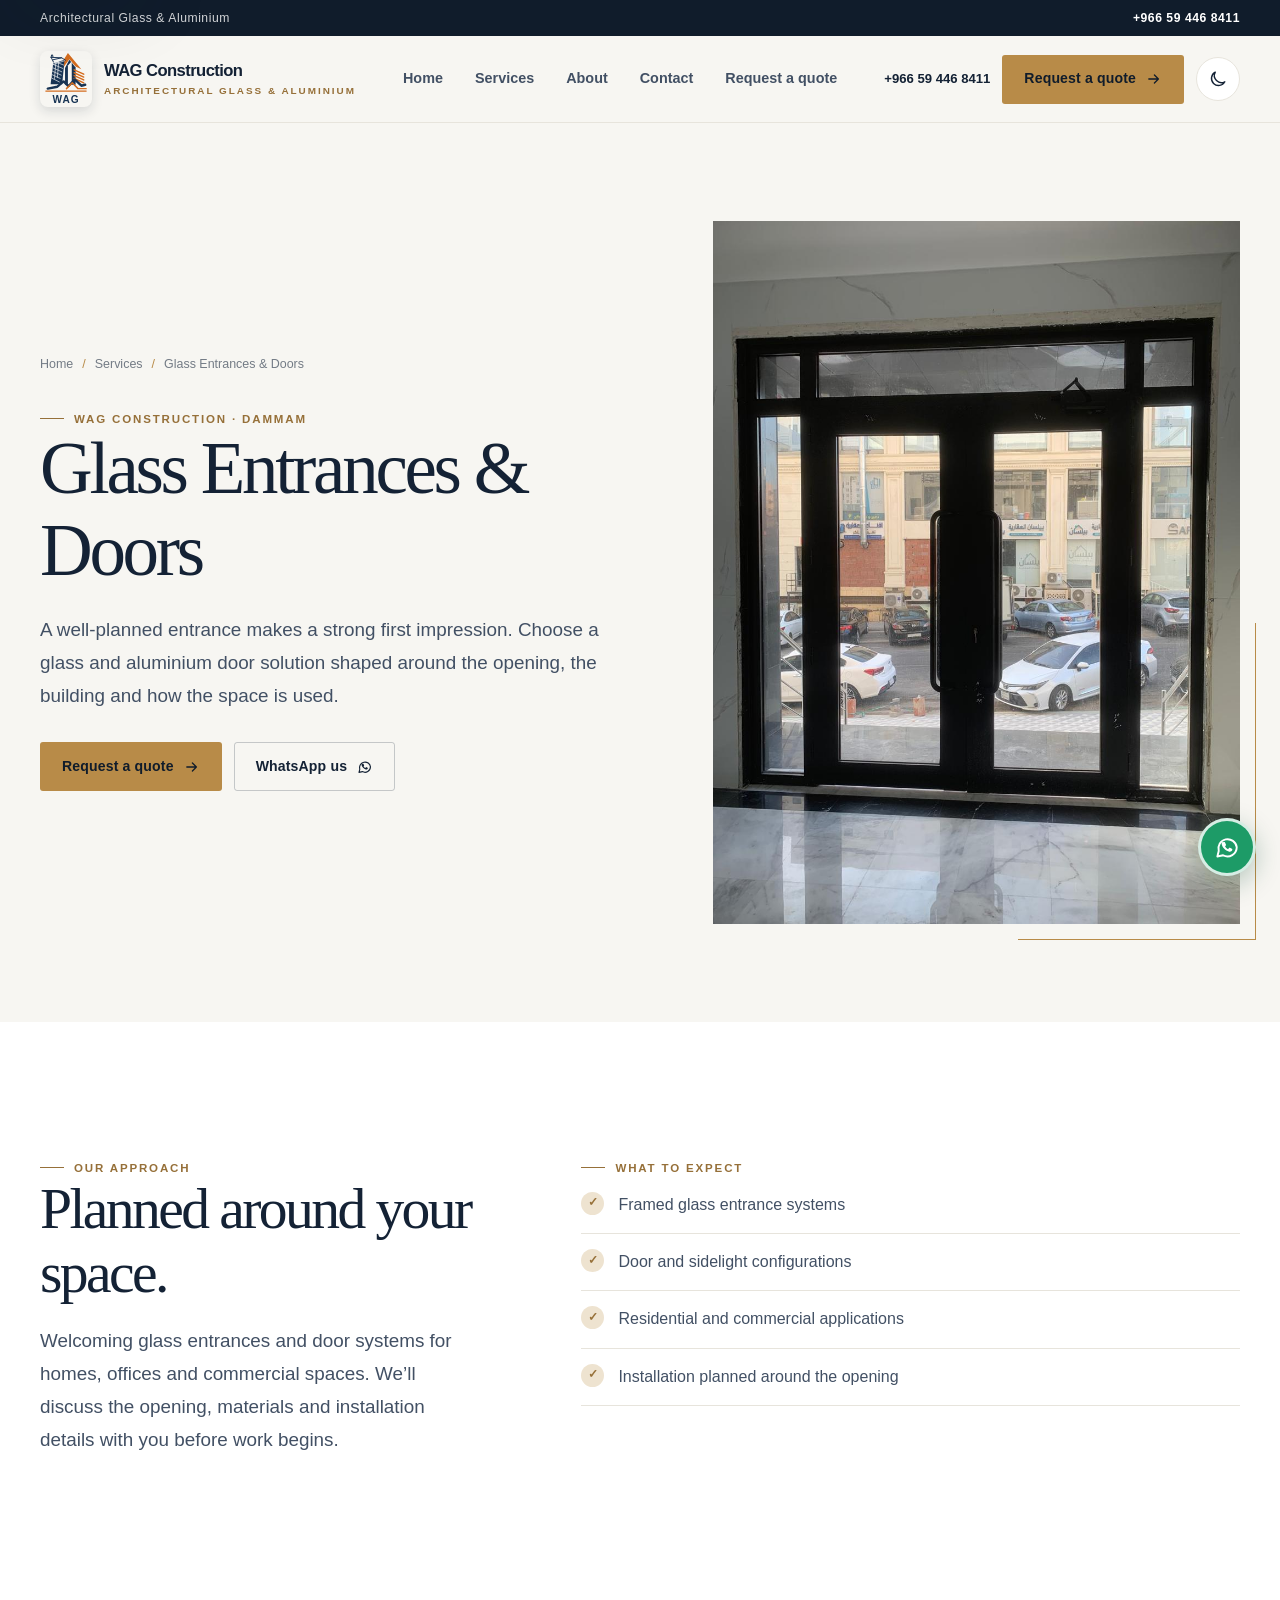
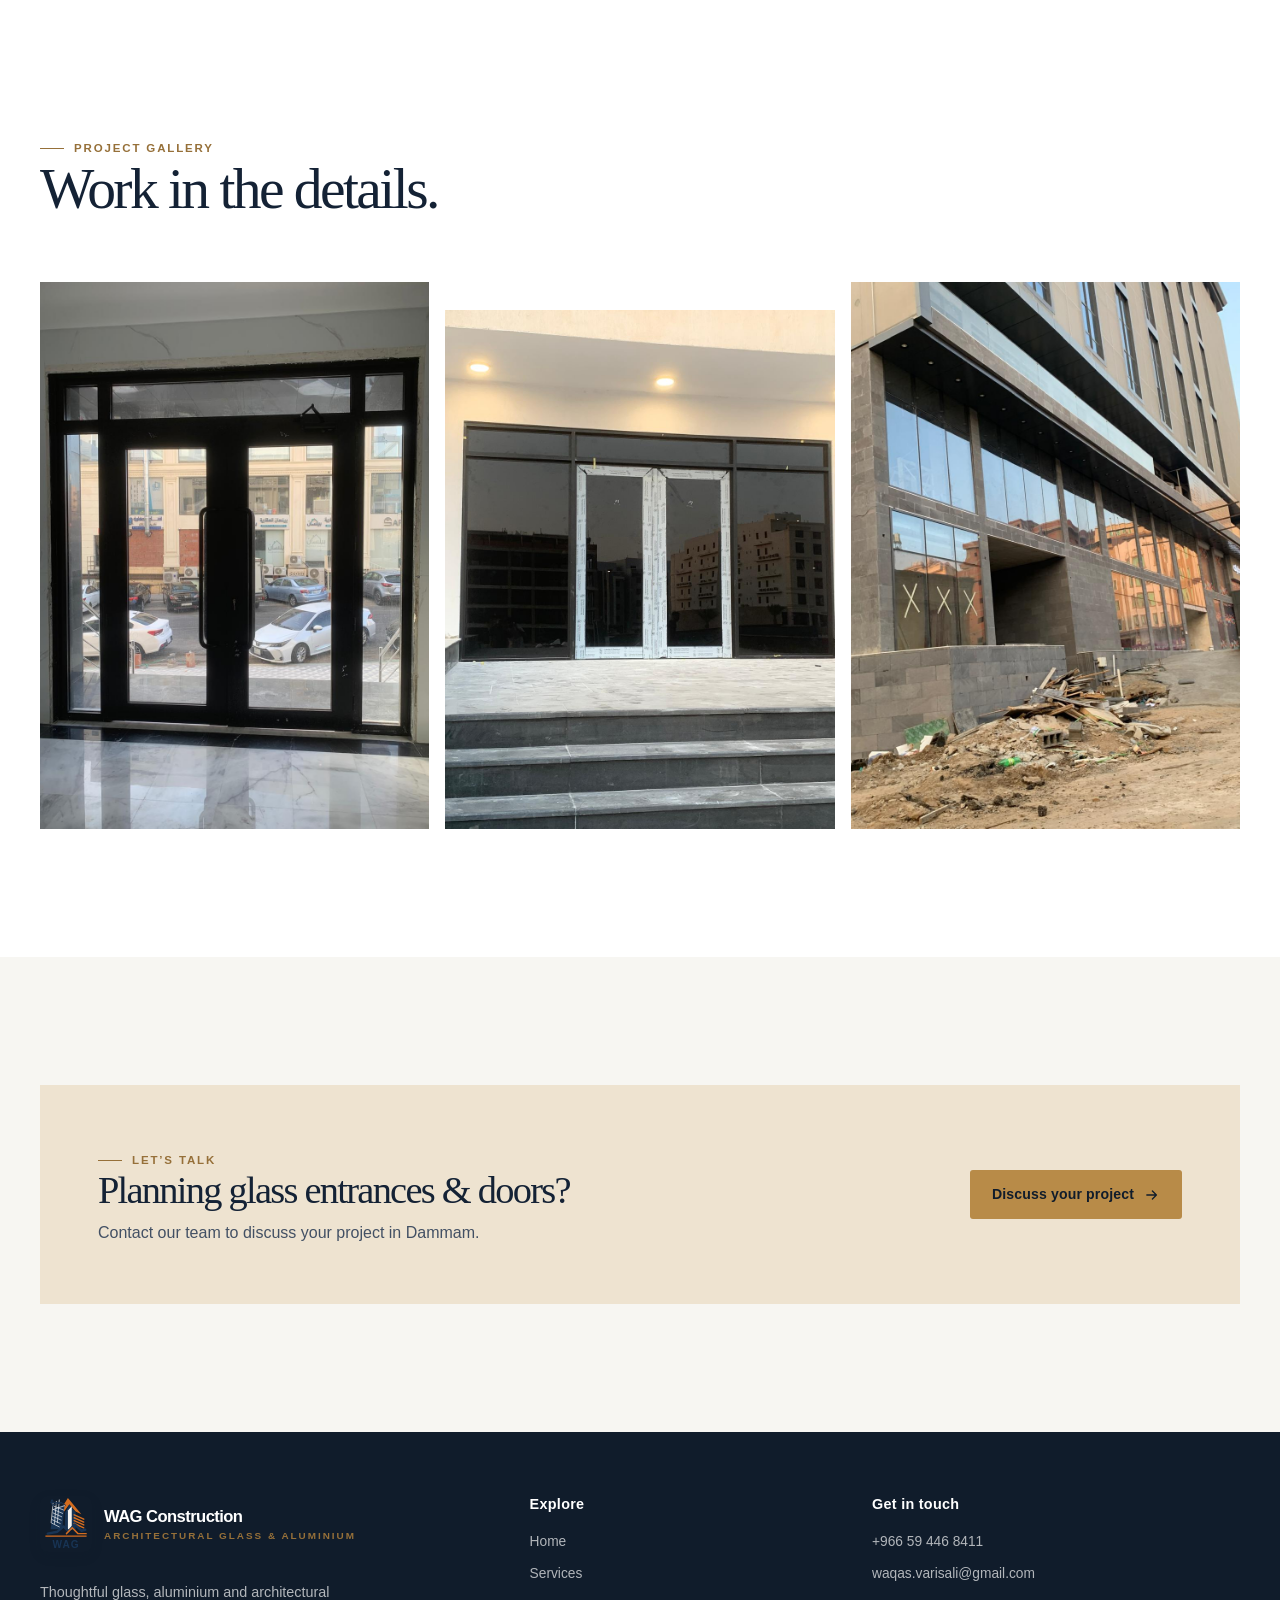
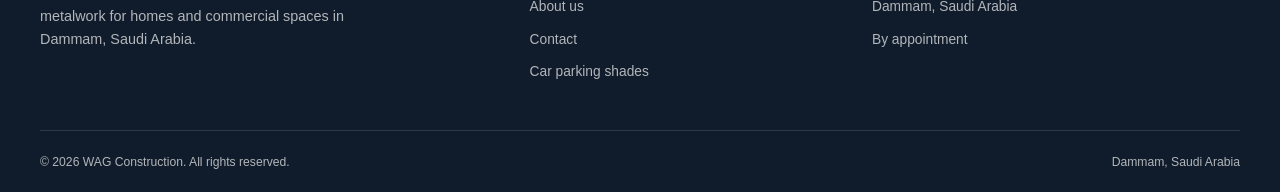
<file: glass-door-solutions/index.html>
<!doctype html>
<html lang="en">
<head>
  <meta charset="utf-8">
  <meta name="viewport" content="width=device-width, initial-scale=1">
  <meta name="theme-color" content="#f7f6f2">
  <meta name="description" content="A well-planned entrance makes a strong first impression. Choose a glass and aluminium door solution shaped around the opening, the building and how the space is used.">
  <title>Glass Entrances &amp; Doors | WAG Construction</title>
  <link rel="icon" href="../assets/wag-mark.svg" type="image/svg+xml">
  <link rel="preload" as="image" href="../assets/11.jpeg">
  <link rel="stylesheet" href="../styles/site.css">
  <script src="../scripts/site.js" defer></script>
</head>
<body data-page="entrances">
<a class="skip-link" href="#main">Skip to content</a>
<div class="topline"><div class="topline-inner"><span>Architectural Glass &amp; Aluminium</span><a href="tel:+966594468411">+966 59 446 8411</a></div></div>
<header class="site-header"><div class="header-inner">
  <a class="brand" href="../index.html" aria-label="WAG Construction home"><img src="../assets/wag-mark.svg" alt="" width="52" height="56"><span class="brand-copy">WAG Construction<small>ARCHITECTURAL GLASS &amp; ALUMINIUM</small></span></a>
  <nav class="site-nav" id="site-nav" aria-label="Main navigation">
    <a href="../index.html">Home</a>
    <a href="../index.html#services">Services</a>
    <a href="../about-us/index.html">About</a>
    <a href="../contact-us/index.html">Contact</a>
    <a class="mobile-quote" href="../contact-us/index.html">Request a quote</a>
  </nav>
  <div class="header-actions"><a class="header-phone" href="tel:+966594468411">+966 59 446 8411</a><a class="button button-gold" href="../contact-us/index.html">Request a quote <svg viewBox="0 0 20 20" fill="none" aria-hidden="true"><path d="M3.5 10h12m-5-5 5 5-5 5" stroke="currentColor" stroke-width="1.6" stroke-linecap="round" stroke-linejoin="round"/></svg></a>
    <button class="theme-toggle" type="button" aria-label="Switch to dark mode" title="Switch to dark mode"><svg class="theme-icon-moon" viewBox="0 0 24 24" fill="none" aria-hidden="true"><path d="M20.2 15.3A8.5 8.5 0 0 1 8.7 3.8 8.5 8.5 0 1 0 20.2 15.3Z" stroke="currentColor" stroke-width="1.7" stroke-linecap="round" stroke-linejoin="round"/></svg><svg class="theme-icon-sun" viewBox="0 0 24 24" fill="none" aria-hidden="true"><circle cx="12" cy="12" r="4" stroke="currentColor" stroke-width="1.7"/><path d="M12 2v2m0 16v2M4.93 4.93l1.42 1.42m11.3 11.3 1.42 1.42M2 12h2m16 0h2M4.93 19.07l1.42-1.42m11.3-11.3 1.42-1.42" stroke="currentColor" stroke-width="1.7" stroke-linecap="round"/></svg></button>
    <button class="menu-toggle" type="button" aria-controls="site-nav" aria-expanded="false" aria-label="Open navigation menu"><svg viewBox="0 0 24 24" fill="none" aria-hidden="true"><path d="M4 7h16M4 12h16M4 17h16" stroke="currentColor" stroke-width="1.8" stroke-linecap="round"/></svg></button>
  </div>
</div></header>
<main id="main"><section class="container page-hero"><div class="reveal"><nav class="breadcrumbs" aria-label="Breadcrumb"><a href="../index.html">Home</a><span aria-hidden="true">/</span><a href="../index.html#services">Services</a><span aria-hidden="true">/</span><span aria-current="page">Glass Entrances &amp; Doors</span></nav><span class="eyebrow">WAG Construction · Dammam</span><h1>Glass Entrances &amp; Doors</h1><p class="lead">A well-planned entrance makes a strong first impression. Choose a glass and aluminium door solution shaped around the opening, the building and how the space is used.</p><div class="hero-actions"><a class="button button-gold" href="../contact-us/index.html">Request a quote <svg viewBox="0 0 20 20" fill="none" aria-hidden="true"><path d="M3.5 10h12m-5-5 5 5-5 5" stroke="currentColor" stroke-width="1.6" stroke-linecap="round" stroke-linejoin="round"/></svg></a><a class="button button-outline" href="https://wa.me/+966594468411?text=Hello%20WAG%20Construction%2C%20I%20would%20like%20to%20discuss%20a%20project." target="_blank" rel="noopener noreferrer">WhatsApp us <svg viewBox="0 0 24 24" fill="none" aria-hidden="true"><path d="M20.2 11.7a8.2 8.2 0 0 1-12.1 7.2L3 20l1.2-4.9a8.2 8.2 0 1 1 16-3.4Z" stroke="currentColor" stroke-width="1.7" stroke-linejoin="round"/><path d="M8.1 7.6c.2-.4.4-.4.7-.4h.5c.2 0 .4.1.5.4l.8 1.8c.1.2.1.4 0 .6l-.6.8c-.2.2-.2.4 0 .6.5.8 1.2 1.5 2.1 2 .2.1.4.1.6-.1l.8-1c.2-.2.4-.2.7-.1l1.7.8c.3.1.4.3.4.5 0 .8-.4 1.5-1 1.9-.6.4-1.4.5-2.2.2-1.4-.4-2.8-1.3-4-2.5-1.1-1.2-1.9-2.5-2.2-3.8-.2-.7 0-1.4.4-1.9.2-.3.5-.6.8-.8Z" fill="currentColor"/></svg></a></div></div><div class="page-hero-visual reveal delay-1"><img src="../assets/11.jpeg" alt="Dark aluminium-framed glass entrance doors" width="1000" height="800" fetchpriority="high"></div></section>
<section class="section section-white"><div class="container service-details"><div class="reveal"><span class="eyebrow">Our approach</span><h2>Planned around your space.</h2><p class="lead">Welcoming glass entrances and door systems for homes, offices and commercial spaces. We’ll discuss the opening, materials and installation details with you before work begins.</p></div><div class="reveal delay-1"><span class="eyebrow">What to expect</span><ul class="feature-list"><li><span class="feature-check" aria-hidden="true">✓</span><span>Framed glass entrance systems</span></li><li><span class="feature-check" aria-hidden="true">✓</span><span>Door and sidelight configurations</span></li><li><span class="feature-check" aria-hidden="true">✓</span><span>Residential and commercial applications</span></li><li><span class="feature-check" aria-hidden="true">✓</span><span>Installation planned around the opening</span></li></ul></div></div></section>
<section class="section section-white"><div class="container"><div class="section-heading reveal"><div><span class="eyebrow">Project gallery</span><h2>Work in the details.</h2></div></div><div class="gallery-grid"><figure class="reveal"><img src="../assets/11.jpeg" alt="Dark framed glass entrance doors" loading="lazy" width="900" height="700"></figure><figure class="reveal delay-1"><img src="../assets/8.jpeg" alt="Glass entrance with sidelights" loading="lazy" width="900" height="700"></figure><figure class="reveal delay-2"><img src="../assets/6.jpeg" alt="Glazed storefront exterior" loading="lazy" width="900" height="700"></figure></div></div></section>
<section class="section"><div class="container"><div class="cta-band reveal"><div><span class="eyebrow">Let’s talk</span><h2>Planning glass entrances &amp; doors?</h2><p>Contact our team to discuss your project in Dammam.</p></div><a class="button button-gold" href="../contact-us/index.html">Discuss your project <svg viewBox="0 0 20 20" fill="none" aria-hidden="true"><path d="M3.5 10h12m-5-5 5 5-5 5" stroke="currentColor" stroke-width="1.6" stroke-linecap="round" stroke-linejoin="round"/></svg></a></div></div></section></main>
<footer class="footer"><div class="footer-inner">
  <div class="footer-main">
    <div class="footer-about"><a class="brand" href="../index.html"><img src="../assets/wag-mark.svg" alt="" width="52" height="56"><span class="brand-copy">WAG Construction<small>ARCHITECTURAL GLASS &amp; ALUMINIUM</small></span></a><p>Thoughtful glass, aluminium and architectural metalwork for homes and commercial spaces in Dammam, Saudi Arabia.</p></div>
    <div><h2>Explore</h2><ul class="footer-links"><li><a href="../index.html">Home</a></li><li><a href="../index.html#services">Services</a></li><li><a href="../about-us/index.html">About us</a></li><li><a href="../contact-us/index.html">Contact</a></li><li><a href="../car-parking-shades/index.html">Car parking shades</a></li></ul></div>
    <div><h2>Get in touch</h2><ul class="footer-contact"><li><a href="tel:+966594468411">+966 59 446 8411</a></li><li><a href="mailto:waqas.varisali@gmail.com">waqas.varisali@gmail.com</a></li><li>Dammam, Saudi Arabia</li><li>By appointment</li></ul></div>
  </div>
  <div class="footer-bottom"><span>© <span data-year></span> WAG Construction. All rights reserved.</span><span>Dammam, Saudi Arabia</span></div>
</div></footer>
<a class="whatsapp-float" href="https://wa.me/+966594468411?text=Hello%20WAG%20Construction%2C%20I%20would%20like%20to%20discuss%20a%20project." aria-label="Chat with WAG Construction on WhatsApp" target="_blank" rel="noopener noreferrer"><svg viewBox="0 0 24 24" fill="none" aria-hidden="true"><path d="M20.2 11.7a8.2 8.2 0 0 1-12.1 7.2L3 20l1.2-4.9a8.2 8.2 0 1 1 16-3.4Z" stroke="currentColor" stroke-width="1.7" stroke-linejoin="round"/><path d="M8.1 7.6c.2-.4.4-.4.7-.4h.5c.2 0 .4.1.5.4l.8 1.8c.1.2.1.4 0 .6l-.6.8c-.2.2-.2.4 0 .6.5.8 1.2 1.5 2.1 2 .2.1.4.1.6-.1l.8-1c.2-.2.4-.2.7-.1l1.7.8c.3.1.4.3.4.5 0 .8-.4 1.5-1 1.9-.6.4-1.4.5-2.2.2-1.4-.4-2.8-1.3-4-2.5-1.1-1.2-1.9-2.5-2.2-3.8-.2-.7 0-1.4.4-1.9.2-.3.5-.6.8-.8Z" fill="currentColor"/></svg></a>
</body>
</html>
</file>
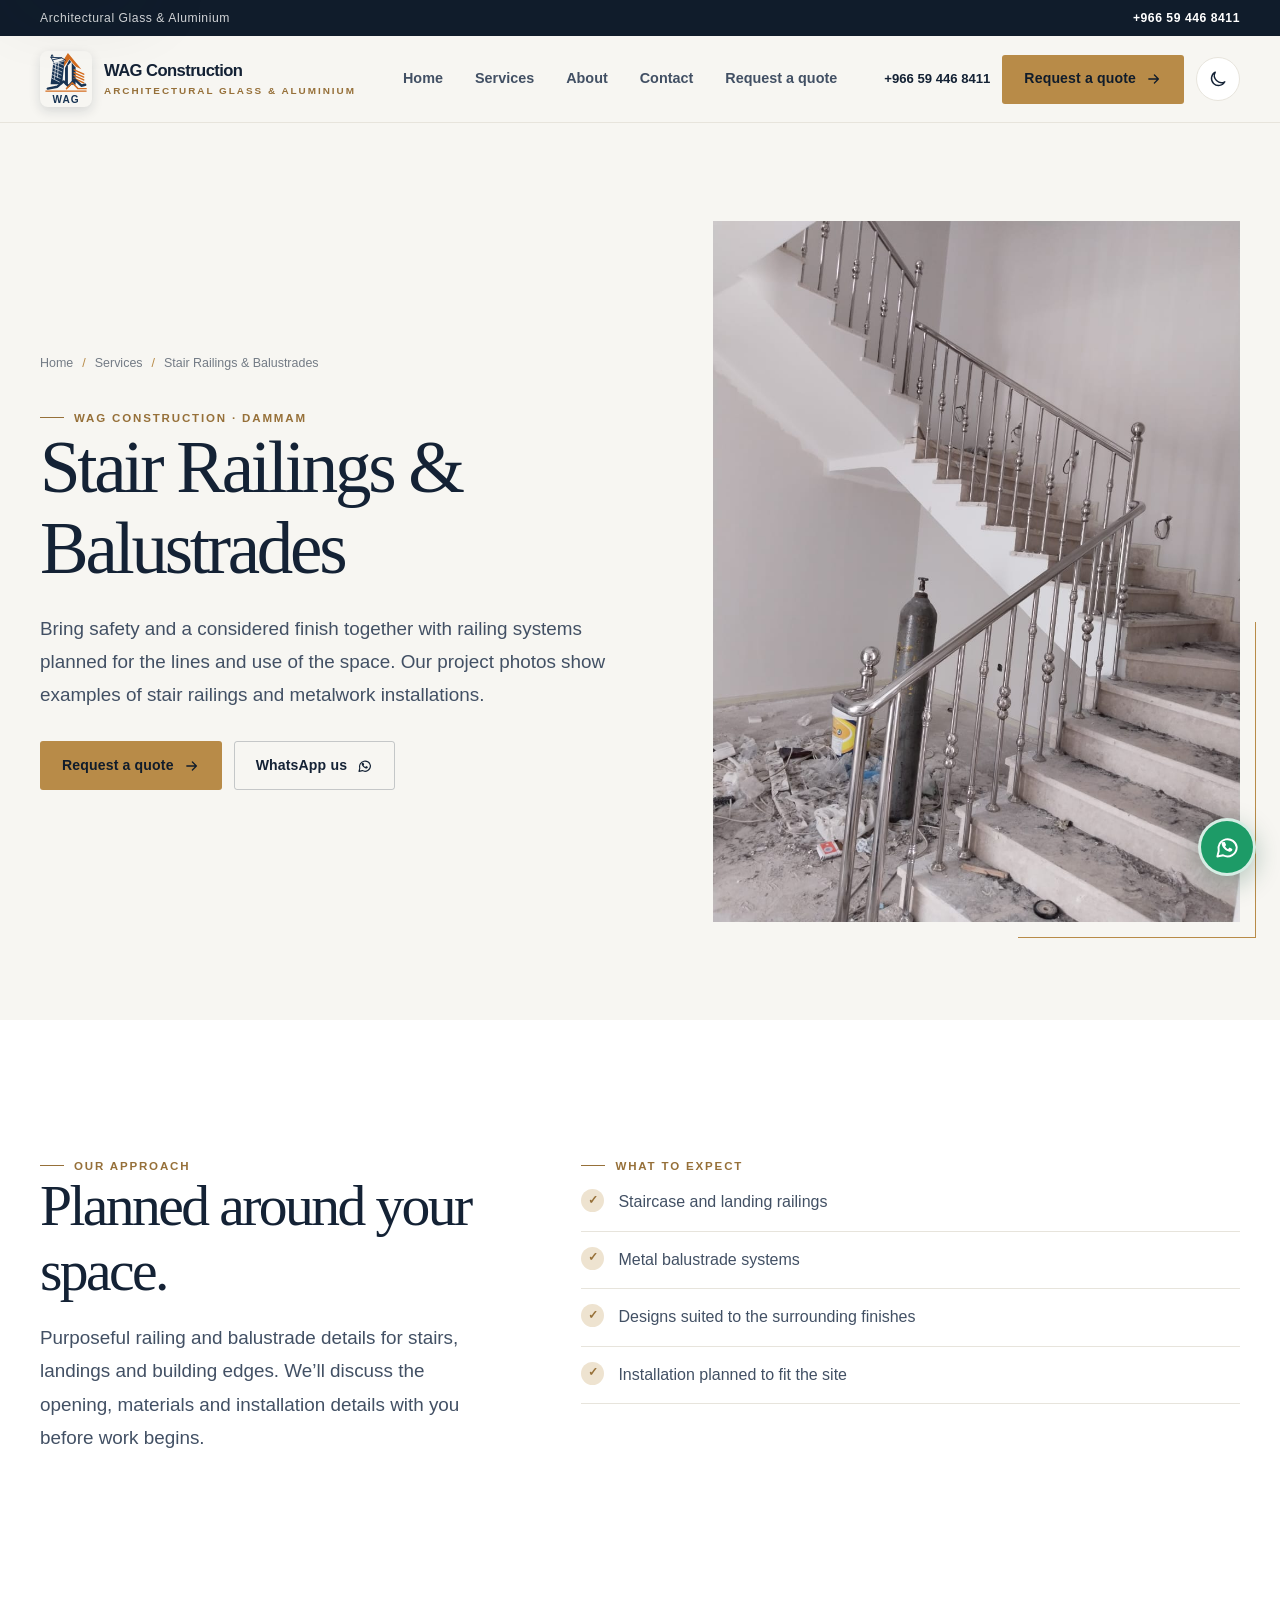
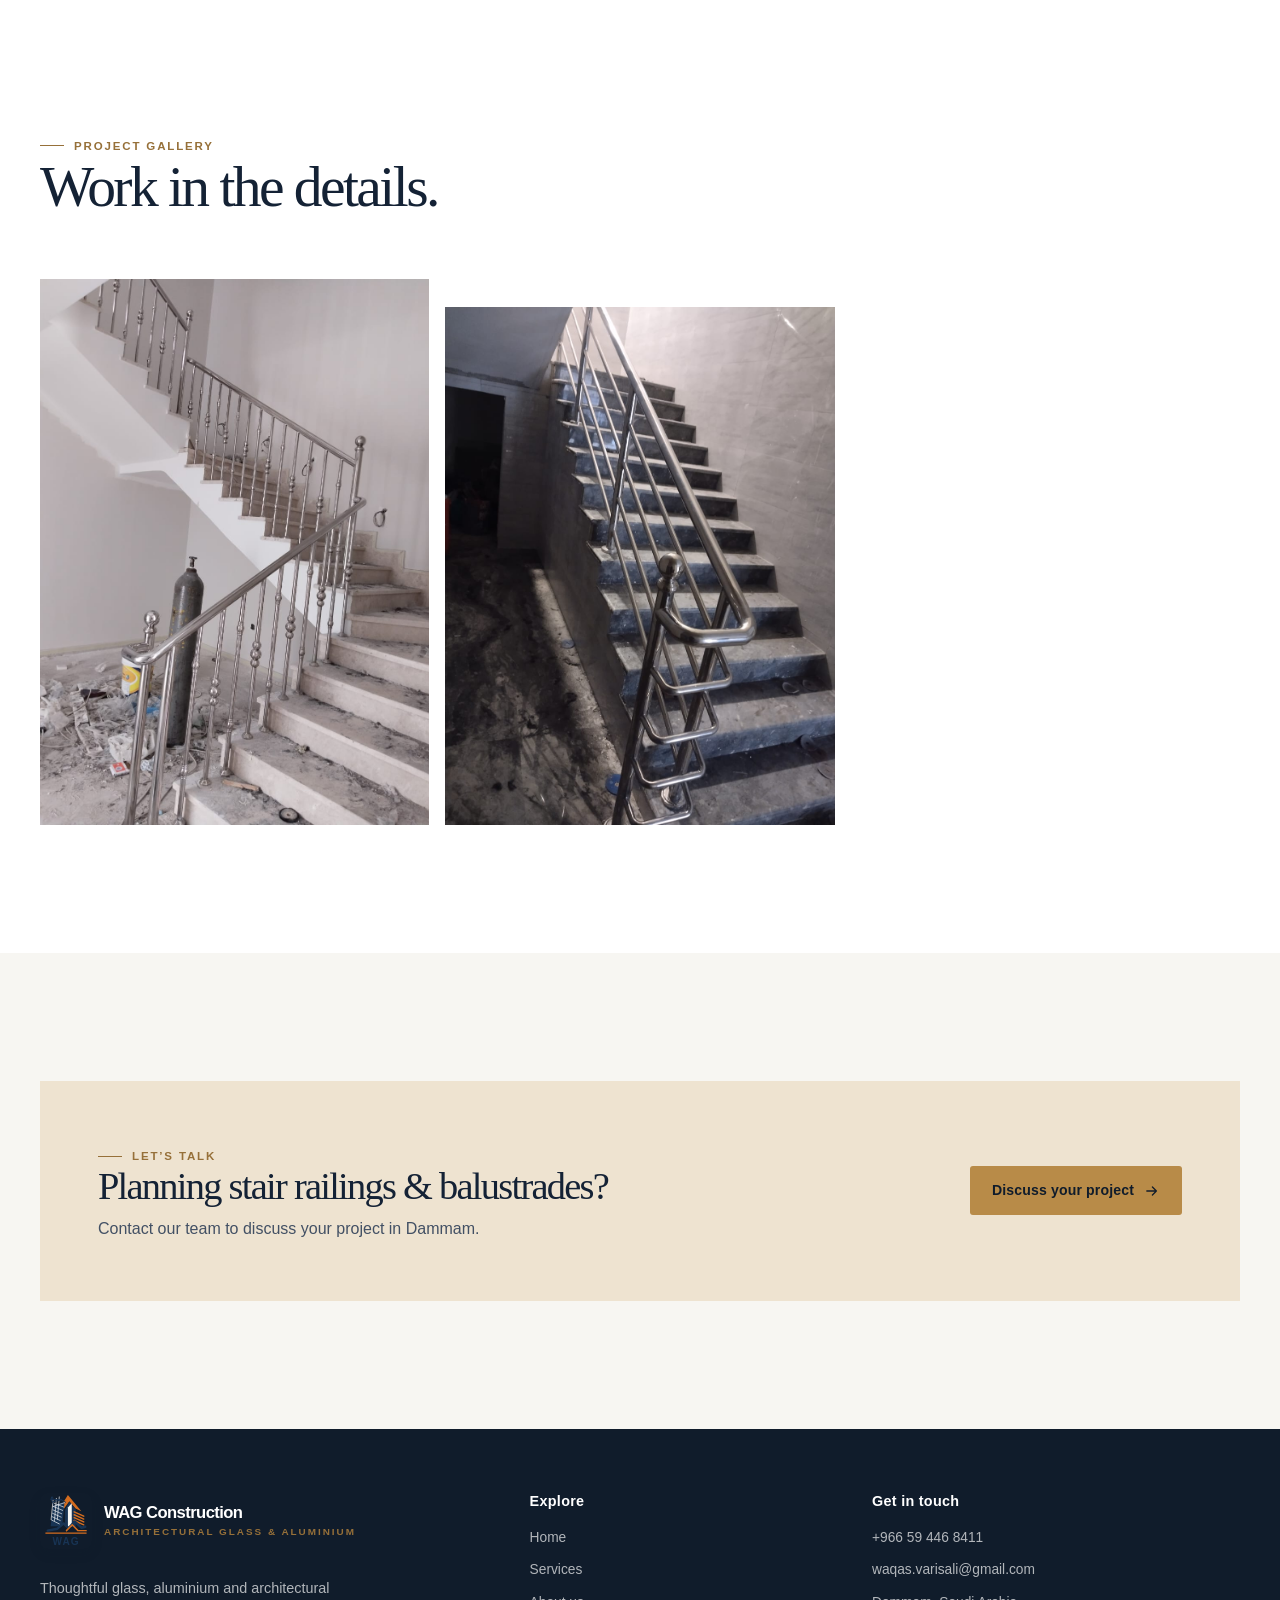
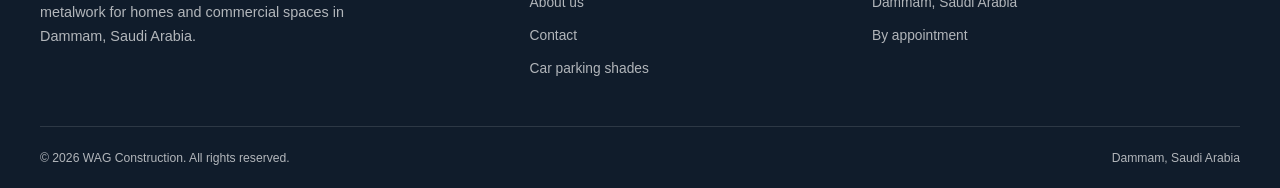
<file: glass-handrails-balustrades/index.html>
<!doctype html>
<html lang="en">
<head>
  <meta charset="utf-8">
  <meta name="viewport" content="width=device-width, initial-scale=1">
  <meta name="theme-color" content="#f7f6f2">
  <meta name="description" content="Bring safety and a considered finish together with railing systems planned for the lines and use of the space. Our project photos show examples of stair railings and metalwork installations.">
  <title>Stair Railings &amp; Balustrades | WAG Construction</title>
  <link rel="icon" href="../assets/wag-mark.svg" type="image/svg+xml">
  <link rel="preload" as="image" href="../assets/16.jpeg">
  <link rel="stylesheet" href="../styles/site.css">
  <script src="../scripts/site.js" defer></script>
</head>
<body data-page="railings">
<a class="skip-link" href="#main">Skip to content</a>
<div class="topline"><div class="topline-inner"><span>Architectural Glass &amp; Aluminium</span><a href="tel:+966594468411">+966 59 446 8411</a></div></div>
<header class="site-header"><div class="header-inner">
  <a class="brand" href="../index.html" aria-label="WAG Construction home"><img src="../assets/wag-mark.svg" alt="" width="52" height="56"><span class="brand-copy">WAG Construction<small>ARCHITECTURAL GLASS &amp; ALUMINIUM</small></span></a>
  <nav class="site-nav" id="site-nav" aria-label="Main navigation">
    <a href="../index.html">Home</a>
    <a href="../index.html#services">Services</a>
    <a href="../about-us/index.html">About</a>
    <a href="../contact-us/index.html">Contact</a>
    <a class="mobile-quote" href="../contact-us/index.html">Request a quote</a>
  </nav>
  <div class="header-actions"><a class="header-phone" href="tel:+966594468411">+966 59 446 8411</a><a class="button button-gold" href="../contact-us/index.html">Request a quote <svg viewBox="0 0 20 20" fill="none" aria-hidden="true"><path d="M3.5 10h12m-5-5 5 5-5 5" stroke="currentColor" stroke-width="1.6" stroke-linecap="round" stroke-linejoin="round"/></svg></a>
    <button class="theme-toggle" type="button" aria-label="Switch to dark mode" title="Switch to dark mode"><svg class="theme-icon-moon" viewBox="0 0 24 24" fill="none" aria-hidden="true"><path d="M20.2 15.3A8.5 8.5 0 0 1 8.7 3.8 8.5 8.5 0 1 0 20.2 15.3Z" stroke="currentColor" stroke-width="1.7" stroke-linecap="round" stroke-linejoin="round"/></svg><svg class="theme-icon-sun" viewBox="0 0 24 24" fill="none" aria-hidden="true"><circle cx="12" cy="12" r="4" stroke="currentColor" stroke-width="1.7"/><path d="M12 2v2m0 16v2M4.93 4.93l1.42 1.42m11.3 11.3 1.42 1.42M2 12h2m16 0h2M4.93 19.07l1.42-1.42m11.3-11.3 1.42-1.42" stroke="currentColor" stroke-width="1.7" stroke-linecap="round"/></svg></button>
    <button class="menu-toggle" type="button" aria-controls="site-nav" aria-expanded="false" aria-label="Open navigation menu"><svg viewBox="0 0 24 24" fill="none" aria-hidden="true"><path d="M4 7h16M4 12h16M4 17h16" stroke="currentColor" stroke-width="1.8" stroke-linecap="round"/></svg></button>
  </div>
</div></header>
<main id="main"><section class="container page-hero"><div class="reveal"><nav class="breadcrumbs" aria-label="Breadcrumb"><a href="../index.html">Home</a><span aria-hidden="true">/</span><a href="../index.html#services">Services</a><span aria-hidden="true">/</span><span aria-current="page">Stair Railings &amp; Balustrades</span></nav><span class="eyebrow">WAG Construction · Dammam</span><h1>Stair Railings &amp; Balustrades</h1><p class="lead">Bring safety and a considered finish together with railing systems planned for the lines and use of the space. Our project photos show examples of stair railings and metalwork installations.</p><div class="hero-actions"><a class="button button-gold" href="../contact-us/index.html">Request a quote <svg viewBox="0 0 20 20" fill="none" aria-hidden="true"><path d="M3.5 10h12m-5-5 5 5-5 5" stroke="currentColor" stroke-width="1.6" stroke-linecap="round" stroke-linejoin="round"/></svg></a><a class="button button-outline" href="https://wa.me/+966594468411?text=Hello%20WAG%20Construction%2C%20I%20would%20like%20to%20discuss%20a%20project." target="_blank" rel="noopener noreferrer">WhatsApp us <svg viewBox="0 0 24 24" fill="none" aria-hidden="true"><path d="M20.2 11.7a8.2 8.2 0 0 1-12.1 7.2L3 20l1.2-4.9a8.2 8.2 0 1 1 16-3.4Z" stroke="currentColor" stroke-width="1.7" stroke-linejoin="round"/><path d="M8.1 7.6c.2-.4.4-.4.7-.4h.5c.2 0 .4.1.5.4l.8 1.8c.1.2.1.4 0 .6l-.6.8c-.2.2-.2.4 0 .6.5.8 1.2 1.5 2.1 2 .2.1.4.1.6-.1l.8-1c.2-.2.4-.2.7-.1l1.7.8c.3.1.4.3.4.5 0 .8-.4 1.5-1 1.9-.6.4-1.4.5-2.2.2-1.4-.4-2.8-1.3-4-2.5-1.1-1.2-1.9-2.5-2.2-3.8-.2-.7 0-1.4.4-1.9.2-.3.5-.6.8-.8Z" fill="currentColor"/></svg></a></div></div><div class="page-hero-visual reveal delay-1"><img src="../assets/16.jpeg" alt="Stainless steel handrail following a staircase" width="1000" height="800" fetchpriority="high"></div></section>
<section class="section section-white"><div class="container service-details"><div class="reveal"><span class="eyebrow">Our approach</span><h2>Planned around your space.</h2><p class="lead">Purposeful railing and balustrade details for stairs, landings and building edges. We’ll discuss the opening, materials and installation details with you before work begins.</p></div><div class="reveal delay-1"><span class="eyebrow">What to expect</span><ul class="feature-list"><li><span class="feature-check" aria-hidden="true">✓</span><span>Staircase and landing railings</span></li><li><span class="feature-check" aria-hidden="true">✓</span><span>Metal balustrade systems</span></li><li><span class="feature-check" aria-hidden="true">✓</span><span>Designs suited to the surrounding finishes</span></li><li><span class="feature-check" aria-hidden="true">✓</span><span>Installation planned to fit the site</span></li></ul></div></div></section>
<section class="section section-white"><div class="container"><div class="section-heading reveal"><div><span class="eyebrow">Project gallery</span><h2>Work in the details.</h2></div></div><div class="gallery-grid"><figure class="reveal"><img src="../assets/16.jpeg" alt="Finished metal staircase railing" loading="lazy" width="900" height="700"></figure><figure class="reveal delay-1"><img src="../assets/15.jpeg" alt="Stainless steel railing during installation" loading="lazy" width="900" height="700"></figure></div></div></section>
<section class="section"><div class="container"><div class="cta-band reveal"><div><span class="eyebrow">Let’s talk</span><h2>Planning stair railings &amp; balustrades?</h2><p>Contact our team to discuss your project in Dammam.</p></div><a class="button button-gold" href="../contact-us/index.html">Discuss your project <svg viewBox="0 0 20 20" fill="none" aria-hidden="true"><path d="M3.5 10h12m-5-5 5 5-5 5" stroke="currentColor" stroke-width="1.6" stroke-linecap="round" stroke-linejoin="round"/></svg></a></div></div></section></main>
<footer class="footer"><div class="footer-inner">
  <div class="footer-main">
    <div class="footer-about"><a class="brand" href="../index.html"><img src="../assets/wag-mark.svg" alt="" width="52" height="56"><span class="brand-copy">WAG Construction<small>ARCHITECTURAL GLASS &amp; ALUMINIUM</small></span></a><p>Thoughtful glass, aluminium and architectural metalwork for homes and commercial spaces in Dammam, Saudi Arabia.</p></div>
    <div><h2>Explore</h2><ul class="footer-links"><li><a href="../index.html">Home</a></li><li><a href="../index.html#services">Services</a></li><li><a href="../about-us/index.html">About us</a></li><li><a href="../contact-us/index.html">Contact</a></li><li><a href="../car-parking-shades/index.html">Car parking shades</a></li></ul></div>
    <div><h2>Get in touch</h2><ul class="footer-contact"><li><a href="tel:+966594468411">+966 59 446 8411</a></li><li><a href="mailto:waqas.varisali@gmail.com">waqas.varisali@gmail.com</a></li><li>Dammam, Saudi Arabia</li><li>By appointment</li></ul></div>
  </div>
  <div class="footer-bottom"><span>© <span data-year></span> WAG Construction. All rights reserved.</span><span>Dammam, Saudi Arabia</span></div>
</div></footer>
<a class="whatsapp-float" href="https://wa.me/+966594468411?text=Hello%20WAG%20Construction%2C%20I%20would%20like%20to%20discuss%20a%20project." aria-label="Chat with WAG Construction on WhatsApp" target="_blank" rel="noopener noreferrer"><svg viewBox="0 0 24 24" fill="none" aria-hidden="true"><path d="M20.2 11.7a8.2 8.2 0 0 1-12.1 7.2L3 20l1.2-4.9a8.2 8.2 0 1 1 16-3.4Z" stroke="currentColor" stroke-width="1.7" stroke-linejoin="round"/><path d="M8.1 7.6c.2-.4.4-.4.7-.4h.5c.2 0 .4.1.5.4l.8 1.8c.1.2.1.4 0 .6l-.6.8c-.2.2-.2.4 0 .6.5.8 1.2 1.5 2.1 2 .2.1.4.1.6-.1l.8-1c.2-.2.4-.2.7-.1l1.7.8c.3.1.4.3.4.5 0 .8-.4 1.5-1 1.9-.6.4-1.4.5-2.2.2-1.4-.4-2.8-1.3-4-2.5-1.1-1.2-1.9-2.5-2.2-3.8-.2-.7 0-1.4.4-1.9.2-.3.5-.6.8-.8Z" fill="currentColor"/></svg></a>
</body>
</html>
</file>
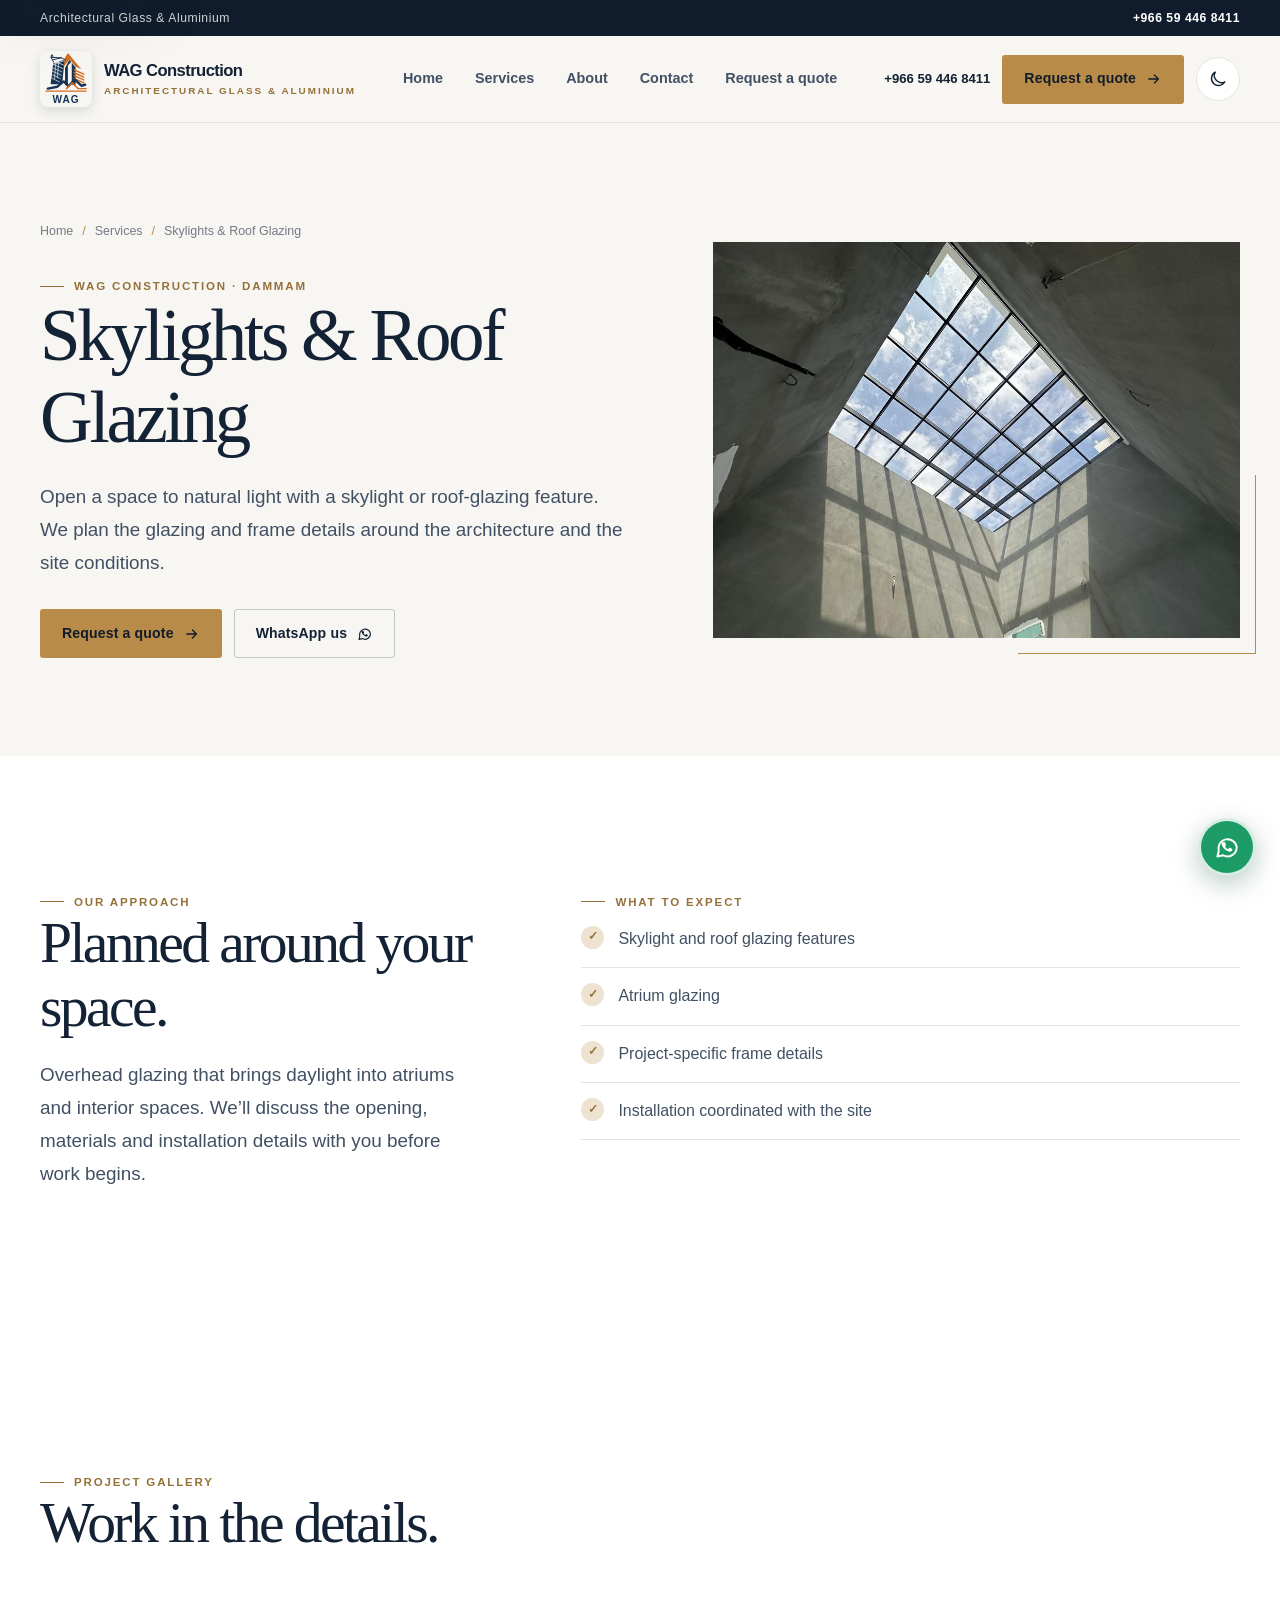
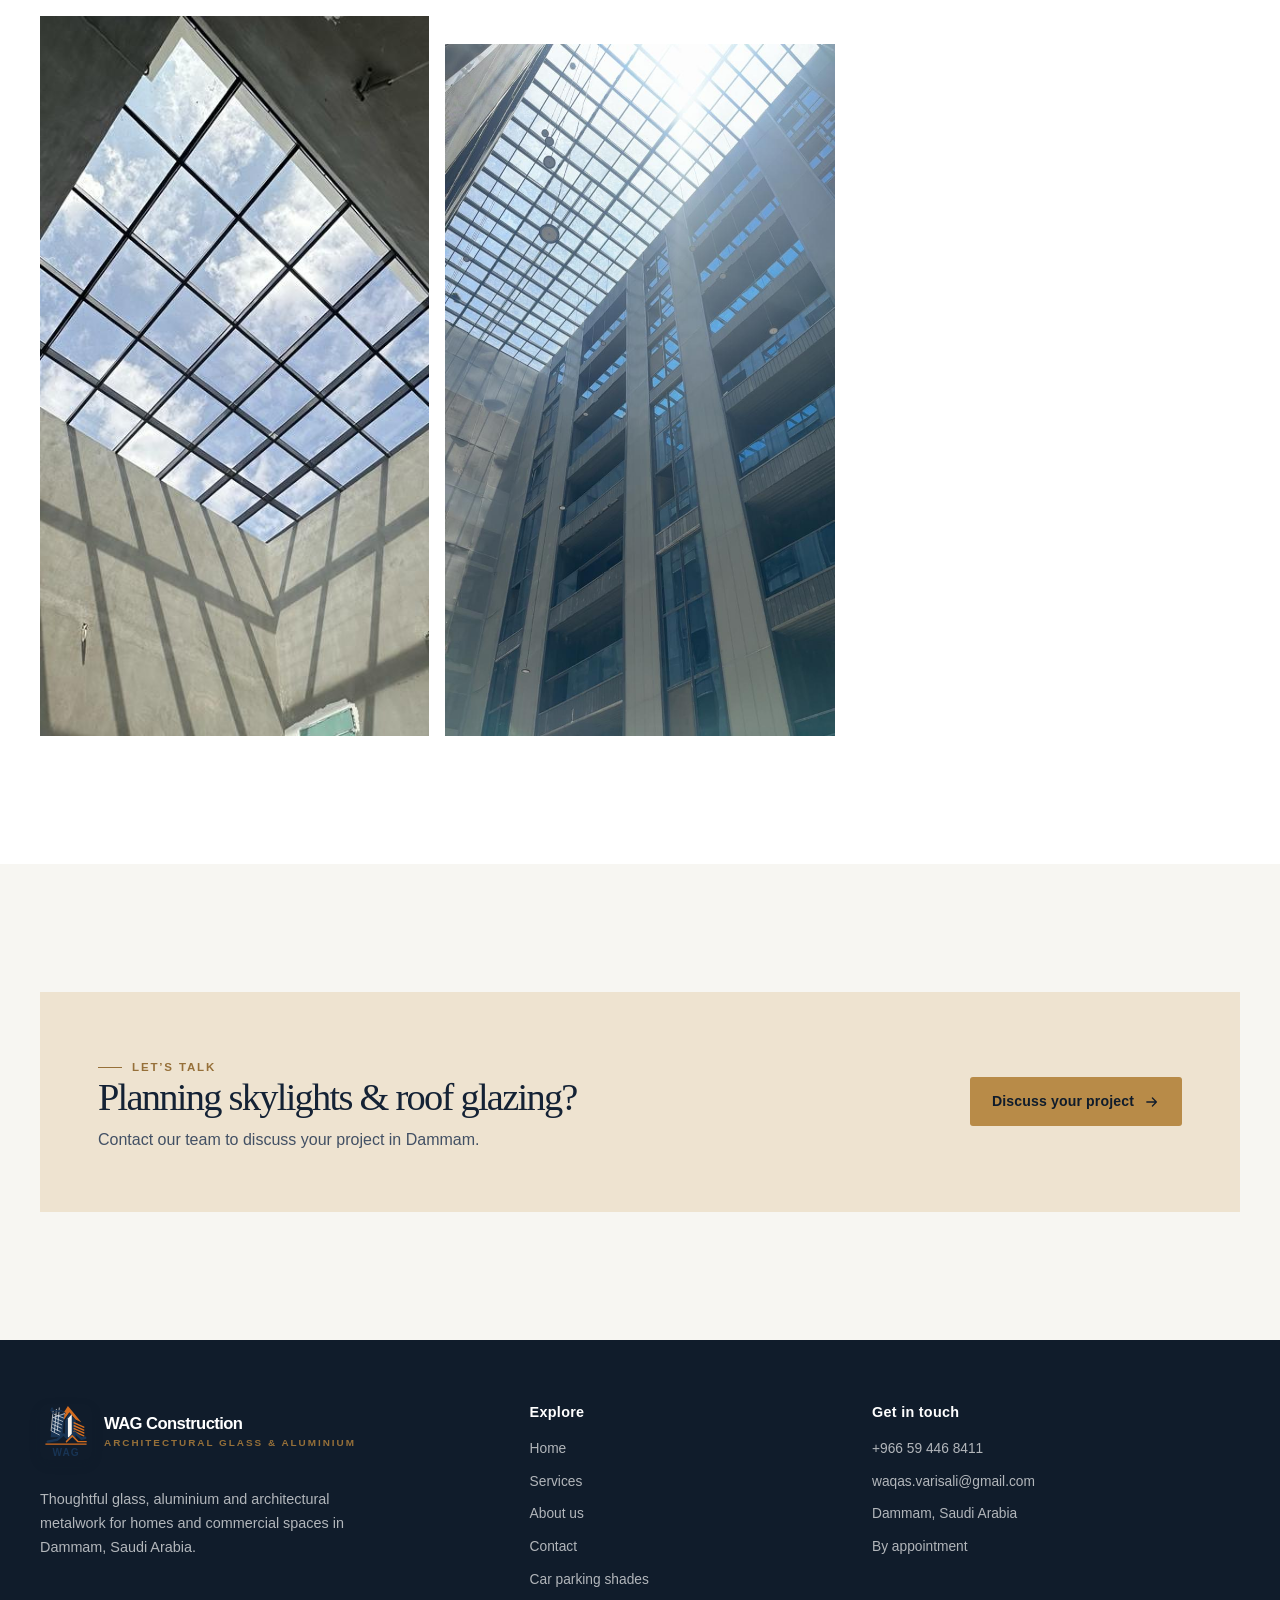
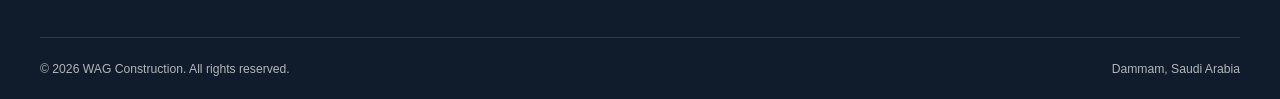
<file: roof-glazing-solutions/index.html>
<!doctype html>
<html lang="en">
<head>
  <meta charset="utf-8">
  <meta name="viewport" content="width=device-width, initial-scale=1">
  <meta name="theme-color" content="#f7f6f2">
  <meta name="description" content="Open a space to natural light with a skylight or roof-glazing feature. We plan the glazing and frame details around the architecture and the site conditions.">
  <title>Skylights &amp; Roof Glazing | WAG Construction</title>
  <link rel="icon" href="../assets/wag-mark.svg" type="image/svg+xml">
  <link rel="preload" as="image" href="../assets/5.jpeg">
  <link rel="stylesheet" href="../styles/site.css">
  <script src="../scripts/site.js" defer></script>
</head>
<body data-page="roof">
<a class="skip-link" href="#main">Skip to content</a>
<div class="topline"><div class="topline-inner"><span>Architectural Glass &amp; Aluminium</span><a href="tel:+966594468411">+966 59 446 8411</a></div></div>
<header class="site-header"><div class="header-inner">
  <a class="brand" href="../index.html" aria-label="WAG Construction home"><img src="../assets/wag-mark.svg" alt="" width="52" height="56"><span class="brand-copy">WAG Construction<small>ARCHITECTURAL GLASS &amp; ALUMINIUM</small></span></a>
  <nav class="site-nav" id="site-nav" aria-label="Main navigation">
    <a href="../index.html">Home</a>
    <a href="../index.html#services">Services</a>
    <a href="../about-us/index.html">About</a>
    <a href="../contact-us/index.html">Contact</a>
    <a class="mobile-quote" href="../contact-us/index.html">Request a quote</a>
  </nav>
  <div class="header-actions"><a class="header-phone" href="tel:+966594468411">+966 59 446 8411</a><a class="button button-gold" href="../contact-us/index.html">Request a quote <svg viewBox="0 0 20 20" fill="none" aria-hidden="true"><path d="M3.5 10h12m-5-5 5 5-5 5" stroke="currentColor" stroke-width="1.6" stroke-linecap="round" stroke-linejoin="round"/></svg></a>
    <button class="theme-toggle" type="button" aria-label="Switch to dark mode" title="Switch to dark mode"><svg class="theme-icon-moon" viewBox="0 0 24 24" fill="none" aria-hidden="true"><path d="M20.2 15.3A8.5 8.5 0 0 1 8.7 3.8 8.5 8.5 0 1 0 20.2 15.3Z" stroke="currentColor" stroke-width="1.7" stroke-linecap="round" stroke-linejoin="round"/></svg><svg class="theme-icon-sun" viewBox="0 0 24 24" fill="none" aria-hidden="true"><circle cx="12" cy="12" r="4" stroke="currentColor" stroke-width="1.7"/><path d="M12 2v2m0 16v2M4.93 4.93l1.42 1.42m11.3 11.3 1.42 1.42M2 12h2m16 0h2M4.93 19.07l1.42-1.42m11.3-11.3 1.42-1.42" stroke="currentColor" stroke-width="1.7" stroke-linecap="round"/></svg></button>
    <button class="menu-toggle" type="button" aria-controls="site-nav" aria-expanded="false" aria-label="Open navigation menu"><svg viewBox="0 0 24 24" fill="none" aria-hidden="true"><path d="M4 7h16M4 12h16M4 17h16" stroke="currentColor" stroke-width="1.8" stroke-linecap="round"/></svg></button>
  </div>
</div></header>
<main id="main"><section class="container page-hero"><div class="reveal"><nav class="breadcrumbs" aria-label="Breadcrumb"><a href="../index.html">Home</a><span aria-hidden="true">/</span><a href="../index.html#services">Services</a><span aria-hidden="true">/</span><span aria-current="page">Skylights &amp; Roof Glazing</span></nav><span class="eyebrow">WAG Construction · Dammam</span><h1>Skylights &amp; Roof Glazing</h1><p class="lead">Open a space to natural light with a skylight or roof-glazing feature. We plan the glazing and frame details around the architecture and the site conditions.</p><div class="hero-actions"><a class="button button-gold" href="../contact-us/index.html">Request a quote <svg viewBox="0 0 20 20" fill="none" aria-hidden="true"><path d="M3.5 10h12m-5-5 5 5-5 5" stroke="currentColor" stroke-width="1.6" stroke-linecap="round" stroke-linejoin="round"/></svg></a><a class="button button-outline" href="https://wa.me/+966594468411?text=Hello%20WAG%20Construction%2C%20I%20would%20like%20to%20discuss%20a%20project." target="_blank" rel="noopener noreferrer">WhatsApp us <svg viewBox="0 0 24 24" fill="none" aria-hidden="true"><path d="M20.2 11.7a8.2 8.2 0 0 1-12.1 7.2L3 20l1.2-4.9a8.2 8.2 0 1 1 16-3.4Z" stroke="currentColor" stroke-width="1.7" stroke-linejoin="round"/><path d="M8.1 7.6c.2-.4.4-.4.7-.4h.5c.2 0 .4.1.5.4l.8 1.8c.1.2.1.4 0 .6l-.6.8c-.2.2-.2.4 0 .6.5.8 1.2 1.5 2.1 2 .2.1.4.1.6-.1l.8-1c.2-.2.4-.2.7-.1l1.7.8c.3.1.4.3.4.5 0 .8-.4 1.5-1 1.9-.6.4-1.4.5-2.2.2-1.4-.4-2.8-1.3-4-2.5-1.1-1.2-1.9-2.5-2.2-3.8-.2-.7 0-1.4.4-1.9.2-.3.5-.6.8-.8Z" fill="currentColor"/></svg></a></div></div><div class="page-hero-visual reveal delay-1"><img src="../assets/5.jpeg" alt="Glass skylight set into a high ceiling" width="1000" height="800" fetchpriority="high"></div></section>
<section class="section section-white"><div class="container service-details"><div class="reveal"><span class="eyebrow">Our approach</span><h2>Planned around your space.</h2><p class="lead">Overhead glazing that brings daylight into atriums and interior spaces. We’ll discuss the opening, materials and installation details with you before work begins.</p></div><div class="reveal delay-1"><span class="eyebrow">What to expect</span><ul class="feature-list"><li><span class="feature-check" aria-hidden="true">✓</span><span>Skylight and roof glazing features</span></li><li><span class="feature-check" aria-hidden="true">✓</span><span>Atrium glazing</span></li><li><span class="feature-check" aria-hidden="true">✓</span><span>Project-specific frame details</span></li><li><span class="feature-check" aria-hidden="true">✓</span><span>Installation coordinated with the site</span></li></ul></div></div></section>
<section class="section section-white"><div class="container"><div class="section-heading reveal"><div><span class="eyebrow">Project gallery</span><h2>Work in the details.</h2></div></div><div class="gallery-grid"><figure class="reveal"><img src="../assets/5.jpeg" alt="Glass skylight viewed from beneath" loading="lazy" width="900" height="700"></figure><figure class="reveal delay-1"><img src="../assets/4.jpeg" alt="Glazed atrium inside a commercial building" loading="lazy" width="900" height="700"></figure></div></div></section>
<section class="section"><div class="container"><div class="cta-band reveal"><div><span class="eyebrow">Let’s talk</span><h2>Planning skylights &amp; roof glazing?</h2><p>Contact our team to discuss your project in Dammam.</p></div><a class="button button-gold" href="../contact-us/index.html">Discuss your project <svg viewBox="0 0 20 20" fill="none" aria-hidden="true"><path d="M3.5 10h12m-5-5 5 5-5 5" stroke="currentColor" stroke-width="1.6" stroke-linecap="round" stroke-linejoin="round"/></svg></a></div></div></section></main>
<footer class="footer"><div class="footer-inner">
  <div class="footer-main">
    <div class="footer-about"><a class="brand" href="../index.html"><img src="../assets/wag-mark.svg" alt="" width="52" height="56"><span class="brand-copy">WAG Construction<small>ARCHITECTURAL GLASS &amp; ALUMINIUM</small></span></a><p>Thoughtful glass, aluminium and architectural metalwork for homes and commercial spaces in Dammam, Saudi Arabia.</p></div>
    <div><h2>Explore</h2><ul class="footer-links"><li><a href="../index.html">Home</a></li><li><a href="../index.html#services">Services</a></li><li><a href="../about-us/index.html">About us</a></li><li><a href="../contact-us/index.html">Contact</a></li><li><a href="../car-parking-shades/index.html">Car parking shades</a></li></ul></div>
    <div><h2>Get in touch</h2><ul class="footer-contact"><li><a href="tel:+966594468411">+966 59 446 8411</a></li><li><a href="mailto:waqas.varisali@gmail.com">waqas.varisali@gmail.com</a></li><li>Dammam, Saudi Arabia</li><li>By appointment</li></ul></div>
  </div>
  <div class="footer-bottom"><span>© <span data-year></span> WAG Construction. All rights reserved.</span><span>Dammam, Saudi Arabia</span></div>
</div></footer>
<a class="whatsapp-float" href="https://wa.me/+966594468411?text=Hello%20WAG%20Construction%2C%20I%20would%20like%20to%20discuss%20a%20project." aria-label="Chat with WAG Construction on WhatsApp" target="_blank" rel="noopener noreferrer"><svg viewBox="0 0 24 24" fill="none" aria-hidden="true"><path d="M20.2 11.7a8.2 8.2 0 0 1-12.1 7.2L3 20l1.2-4.9a8.2 8.2 0 1 1 16-3.4Z" stroke="currentColor" stroke-width="1.7" stroke-linejoin="round"/><path d="M8.1 7.6c.2-.4.4-.4.7-.4h.5c.2 0 .4.1.5.4l.8 1.8c.1.2.1.4 0 .6l-.6.8c-.2.2-.2.4 0 .6.5.8 1.2 1.5 2.1 2 .2.1.4.1.6-.1l.8-1c.2-.2.4-.2.7-.1l1.7.8c.3.1.4.3.4.5 0 .8-.4 1.5-1 1.9-.6.4-1.4.5-2.2.2-1.4-.4-2.8-1.3-4-2.5-1.1-1.2-1.9-2.5-2.2-3.8-.2-.7 0-1.4.4-1.9.2-.3.5-.6.8-.8Z" fill="currentColor"/></svg></a>
</body>
</html>
</file>
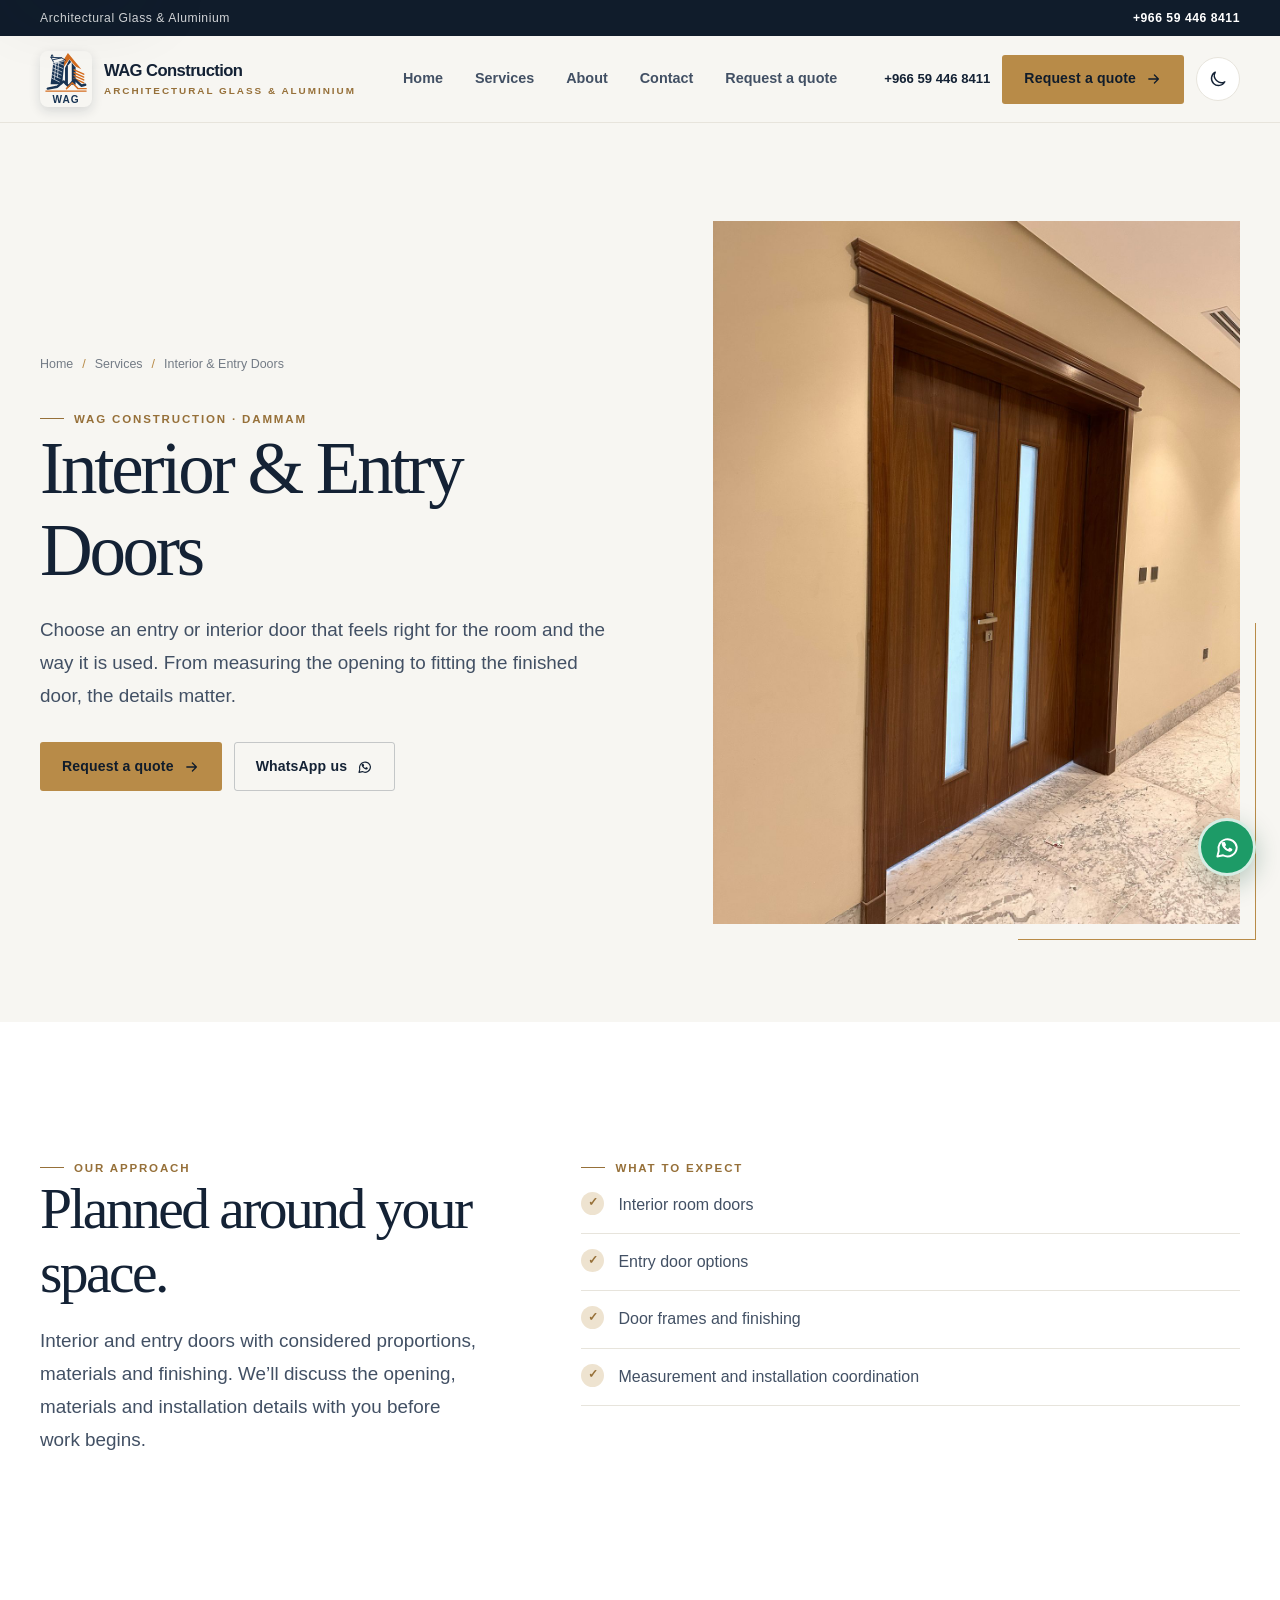
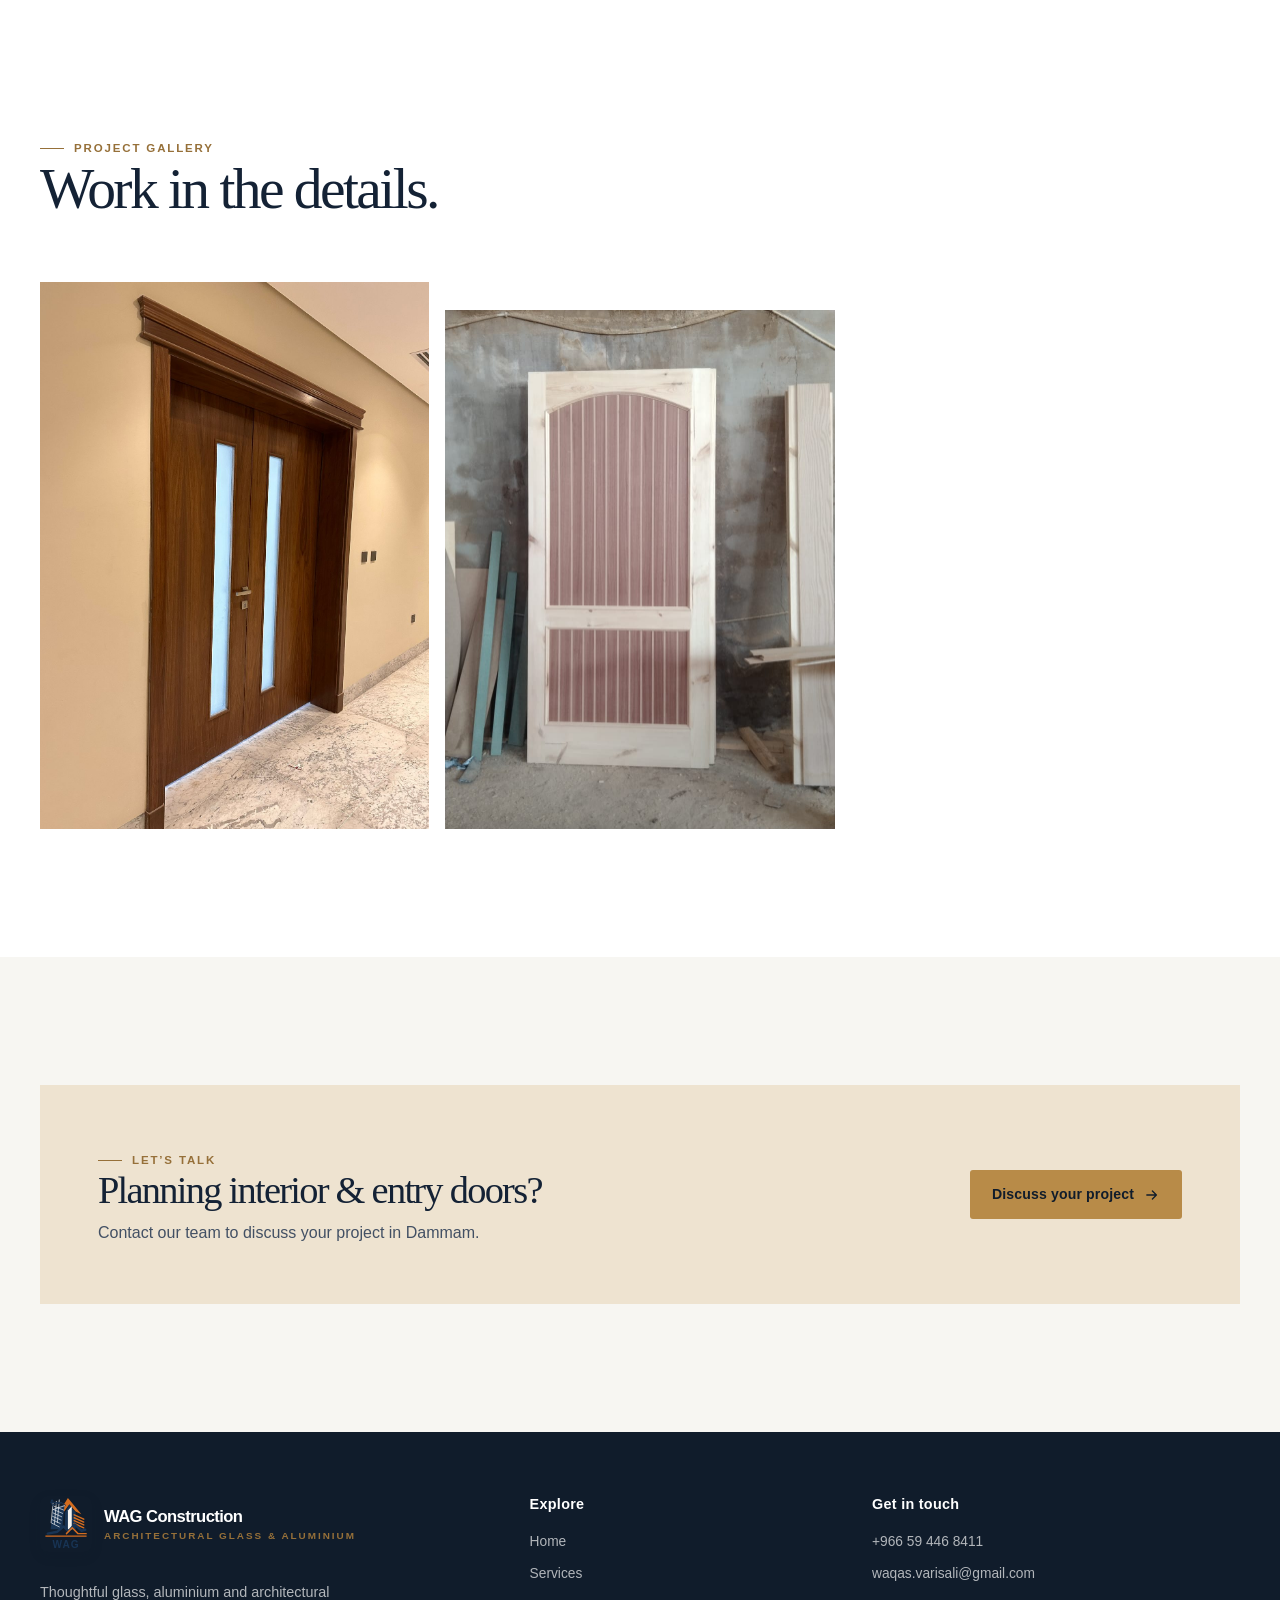
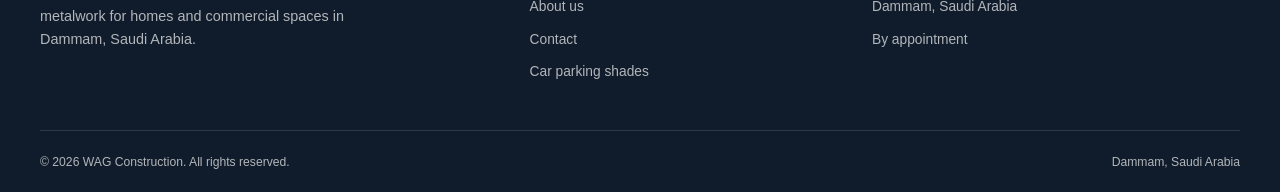
<file: room-doors/index.html>
<!doctype html>
<html lang="en">
<head>
  <meta charset="utf-8">
  <meta name="viewport" content="width=device-width, initial-scale=1">
  <meta name="theme-color" content="#f7f6f2">
  <meta name="description" content="Choose an entry or interior door that feels right for the room and the way it is used. From measuring the opening to fitting the finished door, the details matter.">
  <title>Interior &amp; Entry Doors | WAG Construction</title>
  <link rel="icon" href="../assets/wag-mark.svg" type="image/svg+xml">
  <link rel="preload" as="image" href="../assets/14.jpeg">
  <link rel="stylesheet" href="../styles/site.css">
  <script src="../scripts/site.js" defer></script>
</head>
<body data-page="doors">
<a class="skip-link" href="#main">Skip to content</a>
<div class="topline"><div class="topline-inner"><span>Architectural Glass &amp; Aluminium</span><a href="tel:+966594468411">+966 59 446 8411</a></div></div>
<header class="site-header"><div class="header-inner">
  <a class="brand" href="../index.html" aria-label="WAG Construction home"><img src="../assets/wag-mark.svg" alt="" width="52" height="56"><span class="brand-copy">WAG Construction<small>ARCHITECTURAL GLASS &amp; ALUMINIUM</small></span></a>
  <nav class="site-nav" id="site-nav" aria-label="Main navigation">
    <a href="../index.html">Home</a>
    <a href="../index.html#services">Services</a>
    <a href="../about-us/index.html">About</a>
    <a href="../contact-us/index.html">Contact</a>
    <a class="mobile-quote" href="../contact-us/index.html">Request a quote</a>
  </nav>
  <div class="header-actions"><a class="header-phone" href="tel:+966594468411">+966 59 446 8411</a><a class="button button-gold" href="../contact-us/index.html">Request a quote <svg viewBox="0 0 20 20" fill="none" aria-hidden="true"><path d="M3.5 10h12m-5-5 5 5-5 5" stroke="currentColor" stroke-width="1.6" stroke-linecap="round" stroke-linejoin="round"/></svg></a>
    <button class="theme-toggle" type="button" aria-label="Switch to dark mode" title="Switch to dark mode"><svg class="theme-icon-moon" viewBox="0 0 24 24" fill="none" aria-hidden="true"><path d="M20.2 15.3A8.5 8.5 0 0 1 8.7 3.8 8.5 8.5 0 1 0 20.2 15.3Z" stroke="currentColor" stroke-width="1.7" stroke-linecap="round" stroke-linejoin="round"/></svg><svg class="theme-icon-sun" viewBox="0 0 24 24" fill="none" aria-hidden="true"><circle cx="12" cy="12" r="4" stroke="currentColor" stroke-width="1.7"/><path d="M12 2v2m0 16v2M4.93 4.93l1.42 1.42m11.3 11.3 1.42 1.42M2 12h2m16 0h2M4.93 19.07l1.42-1.42m11.3-11.3 1.42-1.42" stroke="currentColor" stroke-width="1.7" stroke-linecap="round"/></svg></button>
    <button class="menu-toggle" type="button" aria-controls="site-nav" aria-expanded="false" aria-label="Open navigation menu"><svg viewBox="0 0 24 24" fill="none" aria-hidden="true"><path d="M4 7h16M4 12h16M4 17h16" stroke="currentColor" stroke-width="1.8" stroke-linecap="round"/></svg></button>
  </div>
</div></header>
<main id="main"><section class="container page-hero"><div class="reveal"><nav class="breadcrumbs" aria-label="Breadcrumb"><a href="../index.html">Home</a><span aria-hidden="true">/</span><a href="../index.html#services">Services</a><span aria-hidden="true">/</span><span aria-current="page">Interior &amp; Entry Doors</span></nav><span class="eyebrow">WAG Construction · Dammam</span><h1>Interior &amp; Entry Doors</h1><p class="lead">Choose an entry or interior door that feels right for the room and the way it is used. From measuring the opening to fitting the finished door, the details matter.</p><div class="hero-actions"><a class="button button-gold" href="../contact-us/index.html">Request a quote <svg viewBox="0 0 20 20" fill="none" aria-hidden="true"><path d="M3.5 10h12m-5-5 5 5-5 5" stroke="currentColor" stroke-width="1.6" stroke-linecap="round" stroke-linejoin="round"/></svg></a><a class="button button-outline" href="https://wa.me/+966594468411?text=Hello%20WAG%20Construction%2C%20I%20would%20like%20to%20discuss%20a%20project." target="_blank" rel="noopener noreferrer">WhatsApp us <svg viewBox="0 0 24 24" fill="none" aria-hidden="true"><path d="M20.2 11.7a8.2 8.2 0 0 1-12.1 7.2L3 20l1.2-4.9a8.2 8.2 0 1 1 16-3.4Z" stroke="currentColor" stroke-width="1.7" stroke-linejoin="round"/><path d="M8.1 7.6c.2-.4.4-.4.7-.4h.5c.2 0 .4.1.5.4l.8 1.8c.1.2.1.4 0 .6l-.6.8c-.2.2-.2.4 0 .6.5.8 1.2 1.5 2.1 2 .2.1.4.1.6-.1l.8-1c.2-.2.4-.2.7-.1l1.7.8c.3.1.4.3.4.5 0 .8-.4 1.5-1 1.9-.6.4-1.4.5-2.2.2-1.4-.4-2.8-1.3-4-2.5-1.1-1.2-1.9-2.5-2.2-3.8-.2-.7 0-1.4.4-1.9.2-.3.5-.6.8-.8Z" fill="currentColor"/></svg></a></div></div><div class="page-hero-visual reveal delay-1"><img src="../assets/14.jpeg" alt="Finished timber interior double door" width="1000" height="800" fetchpriority="high"></div></section>
<section class="section section-white"><div class="container service-details"><div class="reveal"><span class="eyebrow">Our approach</span><h2>Planned around your space.</h2><p class="lead">Interior and entry doors with considered proportions, materials and finishing. We’ll discuss the opening, materials and installation details with you before work begins.</p></div><div class="reveal delay-1"><span class="eyebrow">What to expect</span><ul class="feature-list"><li><span class="feature-check" aria-hidden="true">✓</span><span>Interior room doors</span></li><li><span class="feature-check" aria-hidden="true">✓</span><span>Entry door options</span></li><li><span class="feature-check" aria-hidden="true">✓</span><span>Door frames and finishing</span></li><li><span class="feature-check" aria-hidden="true">✓</span><span>Measurement and installation coordination</span></li></ul></div></div></section>
<section class="section section-white"><div class="container"><div class="section-heading reveal"><div><span class="eyebrow">Project gallery</span><h2>Work in the details.</h2></div></div><div class="gallery-grid"><figure class="reveal"><img src="../assets/14.jpeg" alt="Finished timber door in a bright interior" loading="lazy" width="900" height="700"></figure><figure class="reveal delay-1"><img src="../assets/9.jpeg" alt="Door panel being prepared for installation" loading="lazy" width="900" height="700"></figure></div></div></section>
<section class="section"><div class="container"><div class="cta-band reveal"><div><span class="eyebrow">Let’s talk</span><h2>Planning interior &amp; entry doors?</h2><p>Contact our team to discuss your project in Dammam.</p></div><a class="button button-gold" href="../contact-us/index.html">Discuss your project <svg viewBox="0 0 20 20" fill="none" aria-hidden="true"><path d="M3.5 10h12m-5-5 5 5-5 5" stroke="currentColor" stroke-width="1.6" stroke-linecap="round" stroke-linejoin="round"/></svg></a></div></div></section></main>
<footer class="footer"><div class="footer-inner">
  <div class="footer-main">
    <div class="footer-about"><a class="brand" href="../index.html"><img src="../assets/wag-mark.svg" alt="" width="52" height="56"><span class="brand-copy">WAG Construction<small>ARCHITECTURAL GLASS &amp; ALUMINIUM</small></span></a><p>Thoughtful glass, aluminium and architectural metalwork for homes and commercial spaces in Dammam, Saudi Arabia.</p></div>
    <div><h2>Explore</h2><ul class="footer-links"><li><a href="../index.html">Home</a></li><li><a href="../index.html#services">Services</a></li><li><a href="../about-us/index.html">About us</a></li><li><a href="../contact-us/index.html">Contact</a></li><li><a href="../car-parking-shades/index.html">Car parking shades</a></li></ul></div>
    <div><h2>Get in touch</h2><ul class="footer-contact"><li><a href="tel:+966594468411">+966 59 446 8411</a></li><li><a href="mailto:waqas.varisali@gmail.com">waqas.varisali@gmail.com</a></li><li>Dammam, Saudi Arabia</li><li>By appointment</li></ul></div>
  </div>
  <div class="footer-bottom"><span>© <span data-year></span> WAG Construction. All rights reserved.</span><span>Dammam, Saudi Arabia</span></div>
</div></footer>
<a class="whatsapp-float" href="https://wa.me/+966594468411?text=Hello%20WAG%20Construction%2C%20I%20would%20like%20to%20discuss%20a%20project." aria-label="Chat with WAG Construction on WhatsApp" target="_blank" rel="noopener noreferrer"><svg viewBox="0 0 24 24" fill="none" aria-hidden="true"><path d="M20.2 11.7a8.2 8.2 0 0 1-12.1 7.2L3 20l1.2-4.9a8.2 8.2 0 1 1 16-3.4Z" stroke="currentColor" stroke-width="1.7" stroke-linejoin="round"/><path d="M8.1 7.6c.2-.4.4-.4.7-.4h.5c.2 0 .4.1.5.4l.8 1.8c.1.2.1.4 0 .6l-.6.8c-.2.2-.2.4 0 .6.5.8 1.2 1.5 2.1 2 .2.1.4.1.6-.1l.8-1c.2-.2.4-.2.7-.1l1.7.8c.3.1.4.3.4.5 0 .8-.4 1.5-1 1.9-.6.4-1.4.5-2.2.2-1.4-.4-2.8-1.3-4-2.5-1.1-1.2-1.9-2.5-2.2-3.8-.2-.7 0-1.4.4-1.9.2-.3.5-.6.8-.8Z" fill="currentColor"/></svg></a>
</body>
</html>
</file>
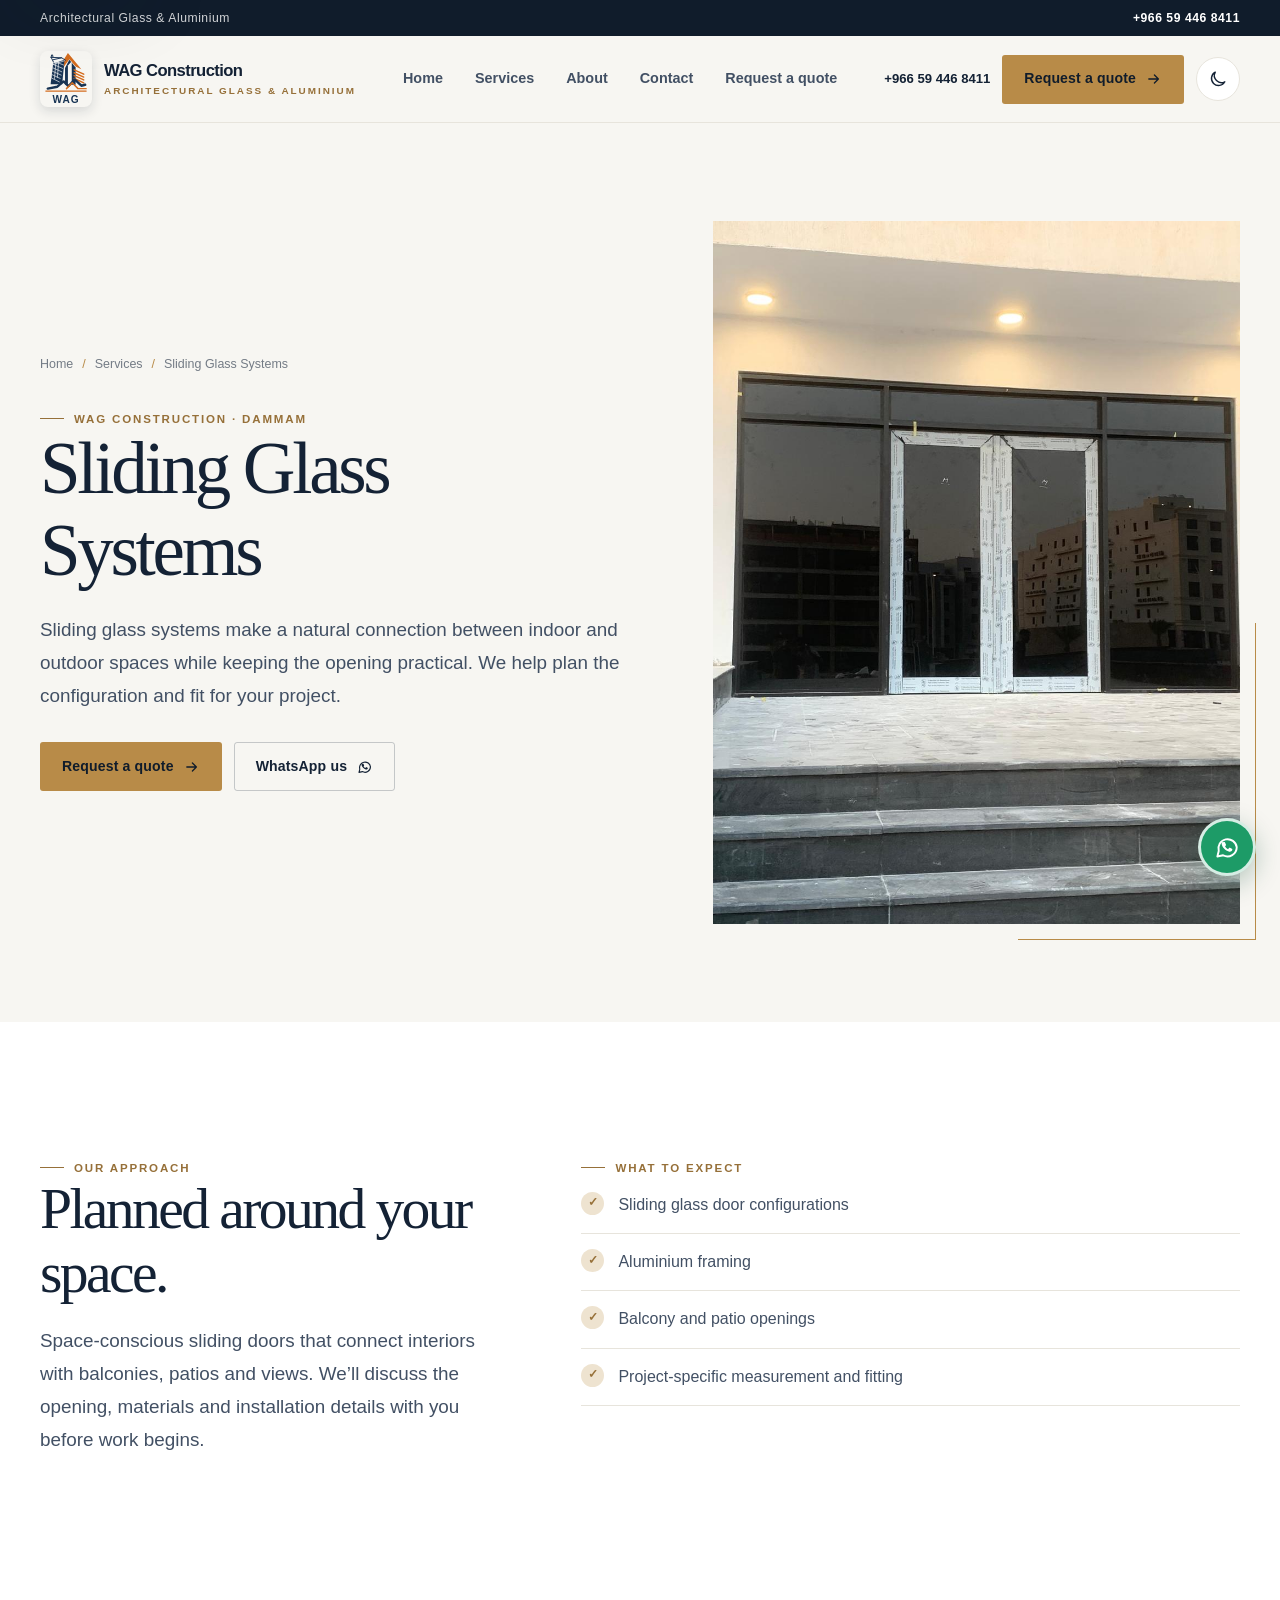
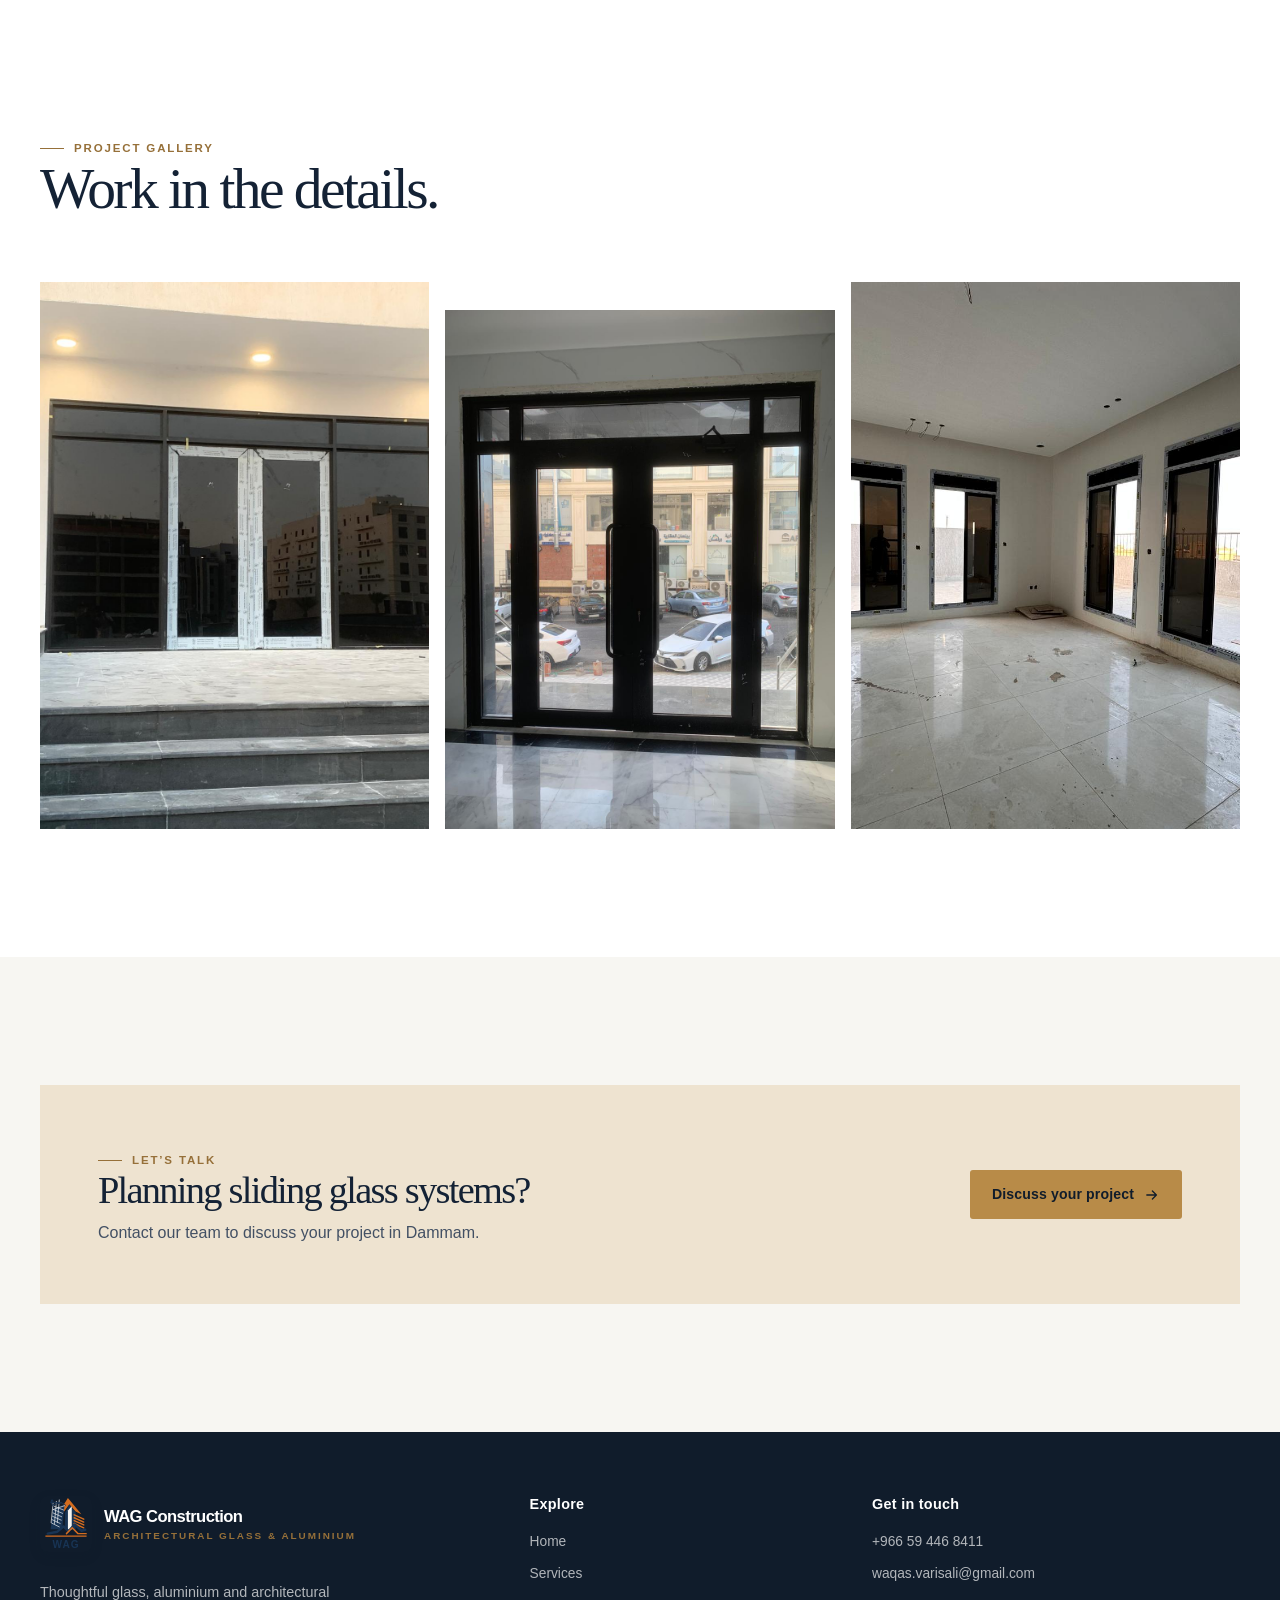
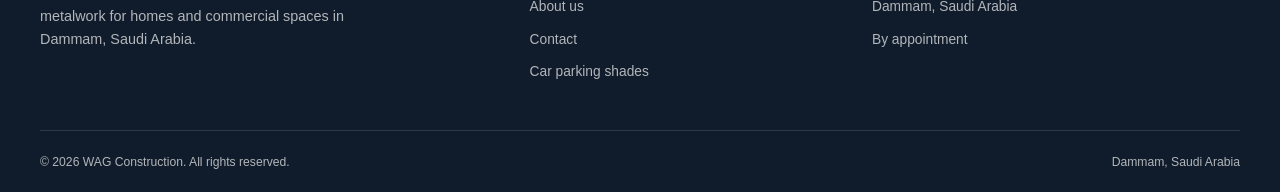
<file: sliding-glass-systems/index.html>
<!doctype html>
<html lang="en">
<head>
  <meta charset="utf-8">
  <meta name="viewport" content="width=device-width, initial-scale=1">
  <meta name="theme-color" content="#f7f6f2">
  <meta name="description" content="Sliding glass systems make a natural connection between indoor and outdoor spaces while keeping the opening practical. We help plan the configuration and fit for your project.">
  <title>Sliding Glass Systems | WAG Construction</title>
  <link rel="icon" href="../assets/wag-mark.svg" type="image/svg+xml">
  <link rel="preload" as="image" href="../assets/8.jpeg">
  <link rel="stylesheet" href="../styles/site.css">
  <script src="../scripts/site.js" defer></script>
</head>
<body data-page="sliding">
<a class="skip-link" href="#main">Skip to content</a>
<div class="topline"><div class="topline-inner"><span>Architectural Glass &amp; Aluminium</span><a href="tel:+966594468411">+966 59 446 8411</a></div></div>
<header class="site-header"><div class="header-inner">
  <a class="brand" href="../index.html" aria-label="WAG Construction home"><img src="../assets/wag-mark.svg" alt="" width="52" height="56"><span class="brand-copy">WAG Construction<small>ARCHITECTURAL GLASS &amp; ALUMINIUM</small></span></a>
  <nav class="site-nav" id="site-nav" aria-label="Main navigation">
    <a href="../index.html">Home</a>
    <a href="../index.html#services">Services</a>
    <a href="../about-us/index.html">About</a>
    <a href="../contact-us/index.html">Contact</a>
    <a class="mobile-quote" href="../contact-us/index.html">Request a quote</a>
  </nav>
  <div class="header-actions"><a class="header-phone" href="tel:+966594468411">+966 59 446 8411</a><a class="button button-gold" href="../contact-us/index.html">Request a quote <svg viewBox="0 0 20 20" fill="none" aria-hidden="true"><path d="M3.5 10h12m-5-5 5 5-5 5" stroke="currentColor" stroke-width="1.6" stroke-linecap="round" stroke-linejoin="round"/></svg></a>
    <button class="theme-toggle" type="button" aria-label="Switch to dark mode" title="Switch to dark mode"><svg class="theme-icon-moon" viewBox="0 0 24 24" fill="none" aria-hidden="true"><path d="M20.2 15.3A8.5 8.5 0 0 1 8.7 3.8 8.5 8.5 0 1 0 20.2 15.3Z" stroke="currentColor" stroke-width="1.7" stroke-linecap="round" stroke-linejoin="round"/></svg><svg class="theme-icon-sun" viewBox="0 0 24 24" fill="none" aria-hidden="true"><circle cx="12" cy="12" r="4" stroke="currentColor" stroke-width="1.7"/><path d="M12 2v2m0 16v2M4.93 4.93l1.42 1.42m11.3 11.3 1.42 1.42M2 12h2m16 0h2M4.93 19.07l1.42-1.42m11.3-11.3 1.42-1.42" stroke="currentColor" stroke-width="1.7" stroke-linecap="round"/></svg></button>
    <button class="menu-toggle" type="button" aria-controls="site-nav" aria-expanded="false" aria-label="Open navigation menu"><svg viewBox="0 0 24 24" fill="none" aria-hidden="true"><path d="M4 7h16M4 12h16M4 17h16" stroke="currentColor" stroke-width="1.8" stroke-linecap="round"/></svg></button>
  </div>
</div></header>
<main id="main"><section class="container page-hero"><div class="reveal"><nav class="breadcrumbs" aria-label="Breadcrumb"><a href="../index.html">Home</a><span aria-hidden="true">/</span><a href="../index.html#services">Services</a><span aria-hidden="true">/</span><span aria-current="page">Sliding Glass Systems</span></nav><span class="eyebrow">WAG Construction · Dammam</span><h1>Sliding Glass Systems</h1><p class="lead">Sliding glass systems make a natural connection between indoor and outdoor spaces while keeping the opening practical. We help plan the configuration and fit for your project.</p><div class="hero-actions"><a class="button button-gold" href="../contact-us/index.html">Request a quote <svg viewBox="0 0 20 20" fill="none" aria-hidden="true"><path d="M3.5 10h12m-5-5 5 5-5 5" stroke="currentColor" stroke-width="1.6" stroke-linecap="round" stroke-linejoin="round"/></svg></a><a class="button button-outline" href="https://wa.me/+966594468411?text=Hello%20WAG%20Construction%2C%20I%20would%20like%20to%20discuss%20a%20project." target="_blank" rel="noopener noreferrer">WhatsApp us <svg viewBox="0 0 24 24" fill="none" aria-hidden="true"><path d="M20.2 11.7a8.2 8.2 0 0 1-12.1 7.2L3 20l1.2-4.9a8.2 8.2 0 1 1 16-3.4Z" stroke="currentColor" stroke-width="1.7" stroke-linejoin="round"/><path d="M8.1 7.6c.2-.4.4-.4.7-.4h.5c.2 0 .4.1.5.4l.8 1.8c.1.2.1.4 0 .6l-.6.8c-.2.2-.2.4 0 .6.5.8 1.2 1.5 2.1 2 .2.1.4.1.6-.1l.8-1c.2-.2.4-.2.7-.1l1.7.8c.3.1.4.3.4.5 0 .8-.4 1.5-1 1.9-.6.4-1.4.5-2.2.2-1.4-.4-2.8-1.3-4-2.5-1.1-1.2-1.9-2.5-2.2-3.8-.2-.7 0-1.4.4-1.9.2-.3.5-.6.8-.8Z" fill="currentColor"/></svg></a></div></div><div class="page-hero-visual reveal delay-1"><img src="../assets/8.jpeg" alt="Large sliding glass doors with aluminium frames" width="1000" height="800" fetchpriority="high"></div></section>
<section class="section section-white"><div class="container service-details"><div class="reveal"><span class="eyebrow">Our approach</span><h2>Planned around your space.</h2><p class="lead">Space-conscious sliding doors that connect interiors with balconies, patios and views. We’ll discuss the opening, materials and installation details with you before work begins.</p></div><div class="reveal delay-1"><span class="eyebrow">What to expect</span><ul class="feature-list"><li><span class="feature-check" aria-hidden="true">✓</span><span>Sliding glass door configurations</span></li><li><span class="feature-check" aria-hidden="true">✓</span><span>Aluminium framing</span></li><li><span class="feature-check" aria-hidden="true">✓</span><span>Balcony and patio openings</span></li><li><span class="feature-check" aria-hidden="true">✓</span><span>Project-specific measurement and fitting</span></li></ul></div></div></section>
<section class="section section-white"><div class="container"><div class="section-heading reveal"><div><span class="eyebrow">Project gallery</span><h2>Work in the details.</h2></div></div><div class="gallery-grid"><figure class="reveal"><img src="../assets/8.jpeg" alt="Large glass opening with aluminium frames" loading="lazy" width="900" height="700"></figure><figure class="reveal delay-1"><img src="../assets/11.jpeg" alt="Framed glass entrance doors" loading="lazy" width="900" height="700"></figure><figure class="reveal delay-2"><img src="../assets/7.jpeg" alt="Aluminium-framed windows in an interior" loading="lazy" width="900" height="700"></figure></div></div></section>
<section class="section"><div class="container"><div class="cta-band reveal"><div><span class="eyebrow">Let’s talk</span><h2>Planning sliding glass systems?</h2><p>Contact our team to discuss your project in Dammam.</p></div><a class="button button-gold" href="../contact-us/index.html">Discuss your project <svg viewBox="0 0 20 20" fill="none" aria-hidden="true"><path d="M3.5 10h12m-5-5 5 5-5 5" stroke="currentColor" stroke-width="1.6" stroke-linecap="round" stroke-linejoin="round"/></svg></a></div></div></section></main>
<footer class="footer"><div class="footer-inner">
  <div class="footer-main">
    <div class="footer-about"><a class="brand" href="../index.html"><img src="../assets/wag-mark.svg" alt="" width="52" height="56"><span class="brand-copy">WAG Construction<small>ARCHITECTURAL GLASS &amp; ALUMINIUM</small></span></a><p>Thoughtful glass, aluminium and architectural metalwork for homes and commercial spaces in Dammam, Saudi Arabia.</p></div>
    <div><h2>Explore</h2><ul class="footer-links"><li><a href="../index.html">Home</a></li><li><a href="../index.html#services">Services</a></li><li><a href="../about-us/index.html">About us</a></li><li><a href="../contact-us/index.html">Contact</a></li><li><a href="../car-parking-shades/index.html">Car parking shades</a></li></ul></div>
    <div><h2>Get in touch</h2><ul class="footer-contact"><li><a href="tel:+966594468411">+966 59 446 8411</a></li><li><a href="mailto:waqas.varisali@gmail.com">waqas.varisali@gmail.com</a></li><li>Dammam, Saudi Arabia</li><li>By appointment</li></ul></div>
  </div>
  <div class="footer-bottom"><span>© <span data-year></span> WAG Construction. All rights reserved.</span><span>Dammam, Saudi Arabia</span></div>
</div></footer>
<a class="whatsapp-float" href="https://wa.me/+966594468411?text=Hello%20WAG%20Construction%2C%20I%20would%20like%20to%20discuss%20a%20project." aria-label="Chat with WAG Construction on WhatsApp" target="_blank" rel="noopener noreferrer"><svg viewBox="0 0 24 24" fill="none" aria-hidden="true"><path d="M20.2 11.7a8.2 8.2 0 0 1-12.1 7.2L3 20l1.2-4.9a8.2 8.2 0 1 1 16-3.4Z" stroke="currentColor" stroke-width="1.7" stroke-linejoin="round"/><path d="M8.1 7.6c.2-.4.4-.4.7-.4h.5c.2 0 .4.1.5.4l.8 1.8c.1.2.1.4 0 .6l-.6.8c-.2.2-.2.4 0 .6.5.8 1.2 1.5 2.1 2 .2.1.4.1.6-.1l.8-1c.2-.2.4-.2.7-.1l1.7.8c.3.1.4.3.4.5 0 .8-.4 1.5-1 1.9-.6.4-1.4.5-2.2.2-1.4-.4-2.8-1.3-4-2.5-1.1-1.2-1.9-2.5-2.2-3.8-.2-.7 0-1.4.4-1.9.2-.3.5-.6.8-.8Z" fill="currentColor"/></svg></a>
</body>
</html>
</file>
<file: styles/site.css>
:root {
  color-scheme: light;
  --ink: #142235;
  --ink-soft: #425064;
  --muted: #737b85;
  --paper: #f7f6f2;
  --white: #fff;
  --line: #e7e4dc;
  --gold: #b88b48;
  --gold-deep: #967039;
  --gold-pale: #eee3d0;
  --night: #101c2b;
  --shadow: 0 24px 70px rgba(20, 34, 53, .12);
  --image-backdrop: #e9e7e0;
  --outline-border: rgba(20, 34, 53, .22);
  --page-width: 1200px;
}

:root[data-theme="dark"] {
  color-scheme: dark;
  --ink: #f2eee6;
  --ink-soft: #c0c7d0;
  --muted: #9ba6b3;
  --paper: #0d1520;
  --white: #152131;
  --line: #2a3747;
  --gold: #c9a365;
  --gold-deep: #dfbd82;
  --gold-pale: #30281d;
  --night: #080f18;
  --shadow: 0 24px 70px rgba(0, 0, 0, .32);
  --image-backdrop: #1c2a39;
  --outline-border: rgba(242, 238, 230, .28);
}

* {
  box-sizing: border-box;
}

html {
  scroll-behavior: smooth;
  scroll-padding-top: 110px;
}

body {
  margin: 0;
  background: var(--paper);
  color: var(--ink);
  font-family: "Segoe UI", "Helvetica Neue", Arial, sans-serif;
  font-size: 16px;
  line-height: 1.65;
  -webkit-font-smoothing: antialiased;
}

body.menu-open {
  overflow: hidden;
}

img,
svg {
  display: block;
  max-width: 100%;
}

img {
  height: auto;
}

a {
  color: inherit;
  text-decoration: none;
}

button,
a {
  -webkit-tap-highlight-color: transparent;
}

button {
  font: inherit;
}

::selection {
  background: var(--gold-pale);
  color: var(--ink);
}

:focus-visible {
  outline: 3px solid var(--gold);
  outline-offset: 4px;
}

.skip-link {
  position: fixed;
  z-index: 100;
  top: 12px;
  left: 12px;
  padding: 10px 16px;
  transform: translateY(-160%);
  border-radius: 4px;
  background: var(--white);
  box-shadow: var(--shadow);
}

.skip-link:focus {
  transform: translateY(0);
}

.topline {
  background: var(--night);
  color: rgba(255, 255, 255, .82);
  font-size: .76rem;
  letter-spacing: .045em;
}

.topline-inner,
.header-inner,
.footer-inner,
.container {
  width: min(var(--page-width), calc(100% - 48px));
  margin-inline: auto;
}

.topline-inner {
  display: flex;
  min-height: 36px;
  align-items: center;
  justify-content: space-between;
  gap: 20px;
}

.topline a {
  color: var(--white);
  font-weight: 600;
}

.site-header {
  position: sticky;
  z-index: 40;
  top: 0;
  background: color-mix(in srgb, var(--paper) 94%, transparent);
  border-bottom: 1px solid var(--line);
  backdrop-filter: blur(16px);
  transition: box-shadow .25s ease, background .25s ease;
}

.site-header.is-scrolled {
  box-shadow: 0 10px 32px rgba(20, 34, 53, .08);
}

.header-inner {
  display: flex;
  min-height: 86px;
  align-items: center;
  justify-content: space-between;
  gap: 28px;
}

.brand {
  display: inline-flex;
  min-width: 190px;
  align-items: center;
  gap: 12px;
}

.brand img {
  width: 52px;
  height: 56px;
  object-fit: contain;
  border-radius: 8px;
  box-shadow: 0 4px 12px rgba(16, 28, 43, .14);
}

.brand-copy {
  display: grid;
  color: var(--ink);
  font-size: 1.04rem;
  font-weight: 750;
  letter-spacing: -.035em;
  line-height: 1.12;
}

.brand-copy small {
  margin-top: 4px;
  color: var(--gold-deep);
  font-size: .62rem;
  font-weight: 700;
  letter-spacing: .2em;
}

.site-nav {
  display: flex;
  align-items: center;
  gap: clamp(18px, 2.5vw, 34px);
}

.site-nav a {
  color: var(--ink-soft);
  font-size: .9rem;
  font-weight: 600;
  transition: color .2s ease;
}

.site-nav a:hover,
.site-nav a[aria-current="page"] {
  color: var(--gold-deep);
}

.header-actions {
  display: flex;
  align-items: center;
  gap: 12px;
}

.header-phone {
  color: var(--ink);
  font-size: .82rem;
  font-weight: 700;
  white-space: nowrap;
}

.menu-toggle {
  display: none;
  width: 46px;
  height: 46px;
  align-items: center;
  justify-content: center;
  padding: 0;
  border: 1px solid var(--line);
  border-radius: 50%;
  background: var(--white);
  color: var(--ink);
  cursor: pointer;
}

.theme-toggle {
  display: inline-grid;
  width: 44px;
  height: 44px;
  flex: 0 0 auto;
  place-items: center;
  padding: 0;
  border: 1px solid var(--line);
  border-radius: 50%;
  background: var(--white);
  color: var(--ink);
  cursor: pointer;
  transition: background .2s ease, border-color .2s ease, transform .2s ease;
}

.theme-toggle:hover {
  transform: translateY(-2px);
  border-color: var(--gold);
}

.theme-toggle svg {
  width: 20px;
  height: 20px;
}

.theme-icon-sun,
:root[data-theme="dark"] .theme-icon-moon {
  display: none;
}

:root[data-theme="dark"] .theme-icon-sun {
  display: block;
}

.menu-toggle svg {
  width: 21px;
  height: 21px;
}

.button {
  display: inline-flex;
  min-height: 49px;
  align-items: center;
  justify-content: center;
  gap: 10px;
  padding: 0 21px;
  border: 1px solid transparent;
  border-radius: 3px;
  background: var(--ink);
  color: var(--white);
  font-size: .88rem;
  font-weight: 700;
  letter-spacing: .01em;
  transition: transform .2s ease, background .2s ease, border-color .2s ease, color .2s ease;
}

.button:hover {
  transform: translateY(-2px);
  background: #263952;
}

.button-gold {
  background: var(--gold);
  color: var(--night);
}

.button-gold:hover {
  background: #c69b5c;
  color: var(--night);
}

.button-outline {
  border-color: var(--outline-border);
  background: transparent;
  color: var(--ink);
}

.button-outline:hover {
  border-color: var(--ink);
  background: var(--ink);
  color: var(--white);
}

.button svg,
.text-link svg {
  width: 16px;
  height: 16px;
  flex: 0 0 auto;
  transition: transform .2s ease;
}

.button:hover svg,
.text-link:hover svg {
  transform: translateX(3px);
}

.eyebrow {
  display: inline-flex;
  align-items: center;
  gap: 10px;
  color: var(--gold-deep);
  font-size: .72rem;
  font-weight: 800;
  letter-spacing: .16em;
  line-height: 1.4;
  text-transform: uppercase;
}

.eyebrow::before {
  width: 24px;
  height: 1px;
  background: currentColor;
  content: "";
}

h1,
h2,
h3,
p {
  margin-top: 0;
}

h1,
h2,
h3 {
  color: var(--ink);
  font-family: Georgia, "Times New Roman", serif;
  font-weight: 500;
  letter-spacing: -.045em;
  line-height: 1.12;
}

h1 {
  margin-bottom: 22px;
  font-size: clamp(2.8rem, 6.25vw, 5.5rem);
}

h2 {
  margin-bottom: 18px;
  font-size: clamp(2.1rem, 4.5vw, 3.6rem);
}

h3 {
  margin-bottom: 10px;
  font-size: 1.35rem;
}

.lead {
  max-width: 600px;
  color: var(--ink-soft);
  font-size: clamp(1.03rem, 1.5vw, 1.18rem);
  line-height: 1.75;
}

.muted {
  color: var(--muted);
}

.hero {
  position: relative;
  display: grid;
  min-height: min(700px, calc(100svh - 122px));
  grid-template-columns: minmax(0, .96fr) minmax(390px, 1.04fr);
  align-items: center;
  gap: clamp(44px, 7vw, 100px);
  padding-block: clamp(64px, 8vw, 112px);
}

.hero-copy {
  position: relative;
  z-index: 2;
  padding-block: 18px;
}

.hero h1 {
  max-width: 700px;
}

.hero h1 em {
  color: var(--gold-deep);
  font-weight: 400;
}

.hero-actions {
  display: flex;
  flex-wrap: wrap;
  gap: 12px;
  margin-top: 30px;
}

.hero-note {
  display: flex;
  align-items: center;
  gap: 12px;
  margin-top: 36px;
  color: var(--muted);
  font-size: .82rem;
}

.hero-note::before {
  width: 34px;
  height: 1px;
  background: var(--gold);
  content: "";
}

.hero-visual {
  position: relative;
  min-width: 0;
  padding: 0 0 35px 28px;
}

.hero-visual::before {
  position: absolute;
  top: -24px;
  right: -22px;
  width: 58%;
  height: 68%;
  border: 1px solid rgba(184, 139, 72, .6);
  content: "";
}

.hero-image {
  position: relative;
  z-index: 1;
  width: 100%;
  height: clamp(420px, 47vw, 570px);
  object-fit: cover;
  object-position: center;
  box-shadow: var(--shadow);
}

.image-caption {
  position: absolute;
  z-index: 2;
  right: 0;
  bottom: 0;
  display: flex;
  min-width: min(275px, 80%);
  align-items: center;
  gap: 14px;
  padding: 18px 20px;
  background: var(--white);
  box-shadow: 0 12px 40px rgba(20, 34, 53, .1);
}

.image-caption strong {
  display: block;
  color: var(--ink);
  font-size: .88rem;
}

.image-caption span {
  display: block;
  color: var(--muted);
  font-size: .76rem;
}

.caption-mark {
  width: 38px;
  height: 38px;
  flex: 0 0 auto;
  border: 1px solid var(--gold-pale);
  border-radius: 50%;
  color: var(--gold-deep);
}

.caption-mark svg {
  width: 100%;
  height: 100%;
  padding: 9px;
}

.section {
  padding-block: clamp(76px, 10vw, 132px);
}

.section-white {
  background: var(--white);
}

.section-dark {
  background: var(--night);
  color: rgba(255, 255, 255, .76);
}

.section-dark h2,
.section-dark h3 {
  color: var(--white);
}

.section-dark .eyebrow {
  color: #d3ae73;
}

.section-heading {
  display: flex;
  align-items: end;
  justify-content: space-between;
  gap: 30px;
  margin-bottom: 42px;
}

.section-heading > div {
  max-width: 650px;
}

.section-heading .lead {
  margin-bottom: 0;
}

.text-link {
  display: inline-flex;
  align-items: center;
  gap: 9px;
  color: var(--ink);
  font-size: .88rem;
  font-weight: 750;
  white-space: nowrap;
}

.text-link-light {
  color: var(--white);
}

.services-grid {
  display: grid;
  grid-template-columns: repeat(3, minmax(0, 1fr));
  gap: 22px;
}

.service-card {
  min-width: 0;
  overflow: hidden;
  background: var(--white);
  box-shadow: 0 12px 36px rgba(20, 34, 53, .055);
  transition: transform .35s ease, box-shadow .35s ease;
}

.service-card:hover {
  transform: translateY(-6px);
  box-shadow: var(--shadow);
}

.service-card-image {
  position: relative;
  overflow: hidden;
  aspect-ratio: 1.37;
  background: #e8e6df;
}

.service-card-image img {
  width: 100%;
  height: 100%;
  object-fit: cover;
  transition: transform .65s cubic-bezier(.2,.65,.3,1);
}

.service-card:hover .service-card-image img {
  transform: scale(1.045);
}

.service-card-image::after {
  position: absolute;
  inset: 45% 0 0;
  background: linear-gradient(transparent, rgba(16, 28, 43, .28));
  content: "";
  pointer-events: none;
}

.service-card-number {
  position: absolute;
  z-index: 1;
  top: 16px;
  left: 16px;
  display: grid;
  width: 36px;
  height: 36px;
  place-items: center;
  border: 1px solid rgba(255, 255, 255, .65);
  background: rgba(16, 28, 43, .28);
  color: var(--white);
  font-size: .72rem;
  font-weight: 700;
  backdrop-filter: blur(8px);
}

.service-card-body {
  padding: 22px 22px 24px;
}

.service-card-body p {
  min-height: 52px;
  margin-bottom: 16px;
  color: var(--muted);
  font-size: .9rem;
}

.service-card .text-link {
  color: var(--gold-deep);
}

.service-card-illustration {
  display: grid;
  height: 100%;
  place-items: center;
  background:
    linear-gradient(145deg, rgba(20, 34, 53, .93), rgba(35, 56, 77, .97)),
    var(--night);
  color: #d5b379;
}

.service-card-illustration svg {
  width: 64%;
  max-height: 70%;
}

.project-grid {
  display: grid;
  grid-template-columns: 1.25fr .75fr 1fr;
  gap: 16px;
}

.project-image {
  position: relative;
  min-height: 270px;
  overflow: hidden;
  background: var(--image-backdrop);
}

.project-image:nth-child(2) {
  margin-top: 42px;
}

.project-image:nth-child(3) {
  margin-top: 84px;
}

.project-image img {
  width: 100%;
  height: 100%;
  min-height: inherit;
  object-fit: cover;
  transition: transform .7s ease;
}

.project-image:hover img {
  transform: scale(1.045);
}

.project-label {
  position: absolute;
  right: 12px;
  bottom: 12px;
  left: 12px;
  padding: 11px 14px;
  background: rgba(255, 255, 255, .94);
  color: var(--ink);
  font-size: .81rem;
  font-weight: 700;
}

.about-grid {
  display: grid;
  grid-template-columns: minmax(0, .9fr) minmax(0, 1.1fr);
  align-items: center;
  gap: clamp(46px, 8vw, 115px);
}

.about-visual {
  position: relative;
  min-height: 510px;
  padding: 0 60px 50px 0;
}

.about-visual img {
  width: 100%;
  height: 460px;
  object-fit: cover;
}

.about-visual img:nth-child(2) {
  position: absolute;
  right: 0;
  bottom: 0;
  width: 46%;
  height: 230px;
  border: 10px solid var(--paper);
}

.about-copy .lead {
  margin-bottom: 24px;
}

.value-list {
  display: grid;
  grid-template-columns: repeat(3, 1fr);
  gap: 18px;
  margin-top: 34px;
}

.value-item {
  padding-top: 15px;
  border-top: 1px solid rgba(255, 255, 255, .22);
}

.value-item strong {
  display: block;
  margin-bottom: 5px;
  color: var(--white);
  font-family: Georgia, "Times New Roman", serif;
  font-size: 1.12rem;
  font-weight: 400;
}

.value-item span {
  color: rgba(255, 255, 255, .62);
  font-size: .81rem;
}

.cta-band {
  display: flex;
  align-items: center;
  justify-content: space-between;
  gap: 35px;
  padding: clamp(30px, 5vw, 58px);
  background: var(--gold-pale);
}

.cta-band h2 {
  max-width: 650px;
  margin-bottom: 8px;
  font-size: clamp(1.8rem, 3vw, 2.8rem);
}

.cta-band p {
  margin-bottom: 0;
  color: var(--ink-soft);
}

.page-hero {
  display: grid;
  min-height: 520px;
  grid-template-columns: minmax(0, 1.05fr) minmax(340px, .95fr);
  align-items: center;
  gap: clamp(38px, 7vw, 92px);
  padding-block: clamp(54px, 8vw, 98px);
}

.breadcrumbs {
  display: flex;
  align-items: center;
  gap: 9px;
  margin-bottom: 27px;
  color: var(--muted);
  font-size: .78rem;
}

.breadcrumbs a:hover {
  color: var(--gold-deep);
}

.breadcrumbs span[aria-hidden="true"] {
  color: var(--gold);
}

.page-hero h1 {
  font-size: clamp(2.8rem, 5.7vw, 4.8rem);
}

.page-hero-visual {
  position: relative;
  min-height: 390px;
  background: var(--image-backdrop);
}

.page-hero-visual > img {
  width: 100%;
  height: 100%;
  min-height: 390px;
  object-fit: cover;
}

.page-hero-visual::after {
  position: absolute;
  right: -16px;
  bottom: -16px;
  width: 45%;
  height: 45%;
  border-right: 1px solid var(--gold);
  border-bottom: 1px solid var(--gold);
  content: "";
  pointer-events: none;
}

.parking-illustration {
  display: grid;
  min-height: 390px;
  place-items: center;
  overflow: hidden;
  background:
    radial-gradient(circle at 80% 20%, rgba(184, 139, 72, .18), transparent 35%),
    linear-gradient(145deg, #142235, #253951);
  color: #d8b77f;
}

.parking-illustration svg {
  width: min(86%, 460px);
}

.service-details {
  display: grid;
  grid-template-columns: minmax(0, .8fr) minmax(0, 1.2fr);
  gap: clamp(40px, 8vw, 120px);
}

.feature-list {
  display: grid;
  gap: 0;
  margin: 0;
  padding: 0;
  list-style: none;
}

.feature-list li {
  display: flex;
  align-items: start;
  gap: 14px;
  padding: 15px 0;
  border-bottom: 1px solid var(--line);
  color: var(--ink-soft);
}

.feature-check {
  display: grid;
  width: 23px;
  height: 23px;
  flex: 0 0 auto;
  place-items: center;
  border-radius: 50%;
  background: var(--gold-pale);
  color: var(--gold-deep);
  font-size: .75rem;
  font-weight: 800;
}

.gallery-grid {
  display: grid;
  grid-template-columns: repeat(3, minmax(0, 1fr));
  gap: 16px;
}

.gallery-grid figure {
  min-height: 250px;
  margin: 0;
  overflow: hidden;
  background: var(--image-backdrop);
}

.gallery-grid figure:nth-child(3n + 2) {
  margin-top: 28px;
}

.gallery-grid img {
  width: 100%;
  height: 100%;
  min-height: 250px;
  object-fit: cover;
  transition: transform .6s ease;
}

.gallery-grid figure:hover img {
  transform: scale(1.04);
}

.contact-grid {
  display: grid;
  grid-template-columns: minmax(0, .85fr) minmax(0, 1.15fr);
  gap: clamp(40px, 8vw, 100px);
}

.contact-cards {
  display: grid;
  gap: 14px;
  margin-top: 32px;
}

.contact-card {
  display: flex;
  align-items: center;
  gap: 16px;
  padding: 17px;
  border: 1px solid var(--line);
  background: var(--white);
  transition: border-color .2s ease, transform .2s ease;
}

a.contact-card:hover {
  transform: translateX(4px);
  border-color: var(--gold);
}

.contact-icon {
  display: grid;
  width: 44px;
  height: 44px;
  flex: 0 0 auto;
  place-items: center;
  border-radius: 50%;
  background: var(--gold-pale);
  color: var(--gold-deep);
}

.contact-icon svg {
  width: 20px;
  height: 20px;
}

.contact-card small {
  display: block;
  color: var(--muted);
  font-size: .72rem;
}

.contact-card strong {
  color: var(--ink);
  font-size: .95rem;
  overflow-wrap: anywhere;
}

.contact-panel {
  display: flex;
  min-height: 440px;
  flex-direction: column;
  justify-content: space-between;
  padding: clamp(28px, 5vw, 55px);
  background:
    linear-gradient(145deg, rgba(16, 28, 43, .9), rgba(16, 28, 43, .78)),
    url("../assets/2.jpeg") center/cover;
  color: rgba(255, 255, 255, .78);
}

.contact-panel h2 {
  max-width: 460px;
  color: var(--white);
  font-size: clamp(2rem, 4vw, 3.2rem);
}

.contact-panel .eyebrow {
  color: #e2c28b;
}

.contact-panel .button {
  align-self: flex-start;
}

.footer {
  background: var(--night);
  color: rgba(255, 255, 255, .68);
}

.footer-main {
  display: grid;
  grid-template-columns: 1.2fr .8fr 1fr;
  gap: 48px;
  padding-block: 64px 46px;
}

.footer .brand-copy {
  color: var(--white);
}

.footer-about p {
  max-width: 350px;
  margin-top: 20px;
  font-size: .9rem;
}

.footer h2 {
  margin-bottom: 18px;
  color: var(--white);
  font-family: inherit;
  font-size: .9rem;
  font-weight: 750;
  letter-spacing: .02em;
}

.footer-links,
.footer-contact {
  display: grid;
  align-content: start;
  gap: 10px;
  margin: 0;
  padding: 0;
  list-style: none;
  font-size: .86rem;
}

.footer-links a:hover,
.footer-contact a:hover {
  color: #e2c28b;
}

.footer-bottom {
  display: flex;
  min-height: 62px;
  align-items: center;
  justify-content: space-between;
  gap: 20px;
  border-top: 1px solid rgba(255, 255, 255, .12);
  font-size: .76rem;
}

.whatsapp-float {
  position: fixed;
  z-index: 35;
  right: 24px;
  bottom: 24px;
  display: grid;
  width: 58px;
  height: 58px;
  place-items: center;
  border: 3px solid rgba(255, 255, 255, .82);
  border-radius: 50%;
  background: #1d9b67;
  color: var(--white);
  box-shadow: 0 8px 26px rgba(12, 71, 47, .28);
  transition: transform .2s ease, box-shadow .2s ease;
}

.whatsapp-float:hover {
  transform: translateY(-4px);
  box-shadow: 0 12px 32px rgba(12, 71, 47, .35);
}

.whatsapp-float svg {
  width: 27px;
  height: 27px;
}

.reveal {
  opacity: 1;
  transform: none;
}

.js .reveal {
  opacity: 0;
  transform: translateY(22px);
  transition: opacity .65s ease, transform .65s cubic-bezier(.2,.65,.3,1);
}

.js .reveal.is-visible {
  opacity: 1;
  transform: translateY(0);
}

.delay-1 {
  transition-delay: .08s !important;
}

.delay-2 {
  transition-delay: .16s !important;
}

.delay-3 {
  transition-delay: .24s !important;
}

@media (max-width: 1050px) {
  .header-inner {
    gap: 18px;
  }

  .brand {
    min-width: auto;
  }

  .site-nav {
    gap: 18px;
  }

  .header-phone {
    display: none;
  }

  .hero {
    gap: 46px;
  }

  .services-grid {
    grid-template-columns: repeat(2, minmax(0, 1fr));
  }
}

@media (max-width: 760px) {
  html {
    scroll-padding-top: 82px;
  }

  body {
    font-size: 15px;
  }

  .topline-inner,
  .header-inner,
  .footer-inner,
  .container {
    width: min(100% - 36px, var(--page-width));
  }

  .topline-inner {
    min-height: 33px;
    font-size: .68rem;
  }

  .header-inner {
    min-height: 72px;
  }

  .brand img {
    width: 45px;
    height: 48px;
  }

  .brand-copy {
    font-size: .94rem;
  }

  .brand-copy small {
    font-size: .55rem;
  }

  .header-actions {
    margin-left: auto;
  }

  .header-actions > .button {
    min-height: 42px;
    padding-inline: 13px;
    font-size: .77rem;
  }

  .theme-toggle {
    width: 42px;
    height: 42px;
  }

  .menu-toggle {
    display: inline-flex;
    width: 42px;
    height: 42px;
  }

  .site-nav {
    position: fixed;
    z-index: 45;
    top: 109px;
    right: 0;
    left: 0;
    display: flex;
    max-height: calc(100svh - 109px);
    flex-direction: column;
    align-items: stretch;
    gap: 0;
    overflow-y: auto;
    padding: 10px 20px 22px;
    border-bottom: 1px solid var(--line);
    background: var(--paper);
    box-shadow: 0 22px 30px rgba(20, 34, 53, .12);
    opacity: 0;
    pointer-events: none;
    transform: translateY(-10px);
    transition: opacity .2s ease, transform .2s ease;
  }

  .site-nav.is-open {
    opacity: 1;
    pointer-events: auto;
    transform: translateY(0);
  }

  .site-nav a {
    padding: 13px 2px;
    border-bottom: 1px solid var(--line);
    font-size: .96rem;
  }

  .site-nav .mobile-quote {
    margin-top: 15px;
    padding: 13px 16px;
    border: 0;
    background: var(--ink);
    color: var(--white);
    text-align: center;
  }

  .hero {
    min-height: 0;
    grid-template-columns: 1fr;
    gap: 35px;
    padding-block: 55px 68px;
  }

  .hero-copy {
    padding-block: 0;
  }

  h1 {
    font-size: clamp(2.65rem, 12vw, 4.35rem);
  }

  .hero-visual {
    width: calc(100% - 10px);
    justify-self: center;
    padding: 0 0 24px 14px;
  }

  .hero-visual::before {
    top: -12px;
    right: -10px;
  }

  .hero-image {
    height: min(110vw, 430px);
  }

  .image-caption {
    min-width: min(245px, 86%);
    padding: 13px 15px;
  }

  .section {
    padding-block: 72px;
  }

  .section-heading {
    display: block;
    margin-bottom: 30px;
  }

  .section-heading > .text-link {
    margin-top: 17px;
  }

  .services-grid {
    gap: 14px;
  }

  .service-card-body {
    padding: 17px 16px 19px;
  }

  .service-card-body h3 {
    font-size: 1.16rem;
  }

  .service-card-body p {
    min-height: 0;
    font-size: .82rem;
  }

  .service-card-image {
    aspect-ratio: 1.1;
  }

  .project-grid {
    grid-template-columns: 1fr 1fr;
    gap: 12px;
  }

  .project-image {
    min-height: 220px;
  }

  .project-image:nth-child(2),
  .project-image:nth-child(3) {
    margin-top: 0;
  }

  .project-image:first-child {
    grid-column: span 2;
    min-height: 260px;
  }

  .about-grid,
  .service-details,
  .contact-grid {
    grid-template-columns: 1fr;
    gap: 38px;
  }

  .about-visual {
    min-height: 380px;
    padding: 0 38px 34px 0;
  }

  .about-visual img {
    height: 350px;
  }

  .about-visual img:nth-child(2) {
    height: 170px;
    border-width: 7px;
  }

  .value-list {
    gap: 12px;
  }

  .value-item strong {
    font-size: 1rem;
  }

  .value-item span {
    font-size: .73rem;
  }

  .cta-band {
    align-items: flex-start;
    flex-direction: column;
    gap: 22px;
  }

  .page-hero {
    min-height: 0;
    grid-template-columns: 1fr;
    gap: 30px;
    padding-block: 40px 68px;
  }

  .page-hero h1 {
    font-size: clamp(2.55rem, 11vw, 4rem);
  }

  .breadcrumbs {
    margin-bottom: 20px;
  }

  .page-hero-visual,
  .parking-illustration {
    min-height: 280px;
  }

  .page-hero-visual::after {
    right: -10px;
  }

  .page-hero-visual > img {
    min-height: 280px;
    max-height: 390px;
  }

  .gallery-grid {
    grid-template-columns: repeat(2, minmax(0, 1fr));
    gap: 12px;
  }

  .gallery-grid figure,
  .gallery-grid img {
    min-height: 190px;
  }

  .gallery-grid figure:nth-child(3n + 2) {
    margin-top: 0;
  }

  .contact-panel {
    min-height: 360px;
  }

  .footer-main {
    grid-template-columns: 1fr 1fr;
    gap: 34px 22px;
    padding-block: 48px 35px;
  }

  .footer-about {
    grid-column: span 2;
  }

  .footer-bottom {
    min-height: 62px;
    font-size: .7rem;
  }

  .whatsapp-float {
    right: 15px;
    bottom: 15px;
    width: 52px;
    height: 52px;
  }
}

@media (max-width: 420px) {
  .topline-inner,
  .header-inner,
  .footer-inner,
  .container {
    width: calc(100% - 28px);
  }

  .topline-inner span:first-child {
    max-width: 160px;
  }

  .header-actions > .button {
    display: none;
  }

  .hero-actions {
    display: grid;
    grid-template-columns: 1fr;
  }

  .hero-actions .button {
    width: 100%;
  }

  .services-grid {
    grid-template-columns: 1fr;
  }

  .service-card-image {
    aspect-ratio: 1.45;
  }

  .project-image {
    min-height: 175px;
  }

  .project-image:first-child {
    min-height: 220px;
  }

  .gallery-grid figure,
  .gallery-grid img {
    min-height: 150px;
  }

  .footer-main {
    grid-template-columns: 1fr;
  }

  .footer-about {
    grid-column: auto;
  }

  .footer-bottom {
    align-items: flex-start;
    flex-direction: column;
    justify-content: center;
    gap: 2px;
    padding-block: 12px;
  }
}

@media (prefers-reduced-motion: reduce) {
  *,
  *::before,
  *::after {
    scroll-behavior: auto !important;
    animation-duration: .01ms !important;
    animation-iteration-count: 1 !important;
    transition-duration: .01ms !important;
  }
}
</file>
